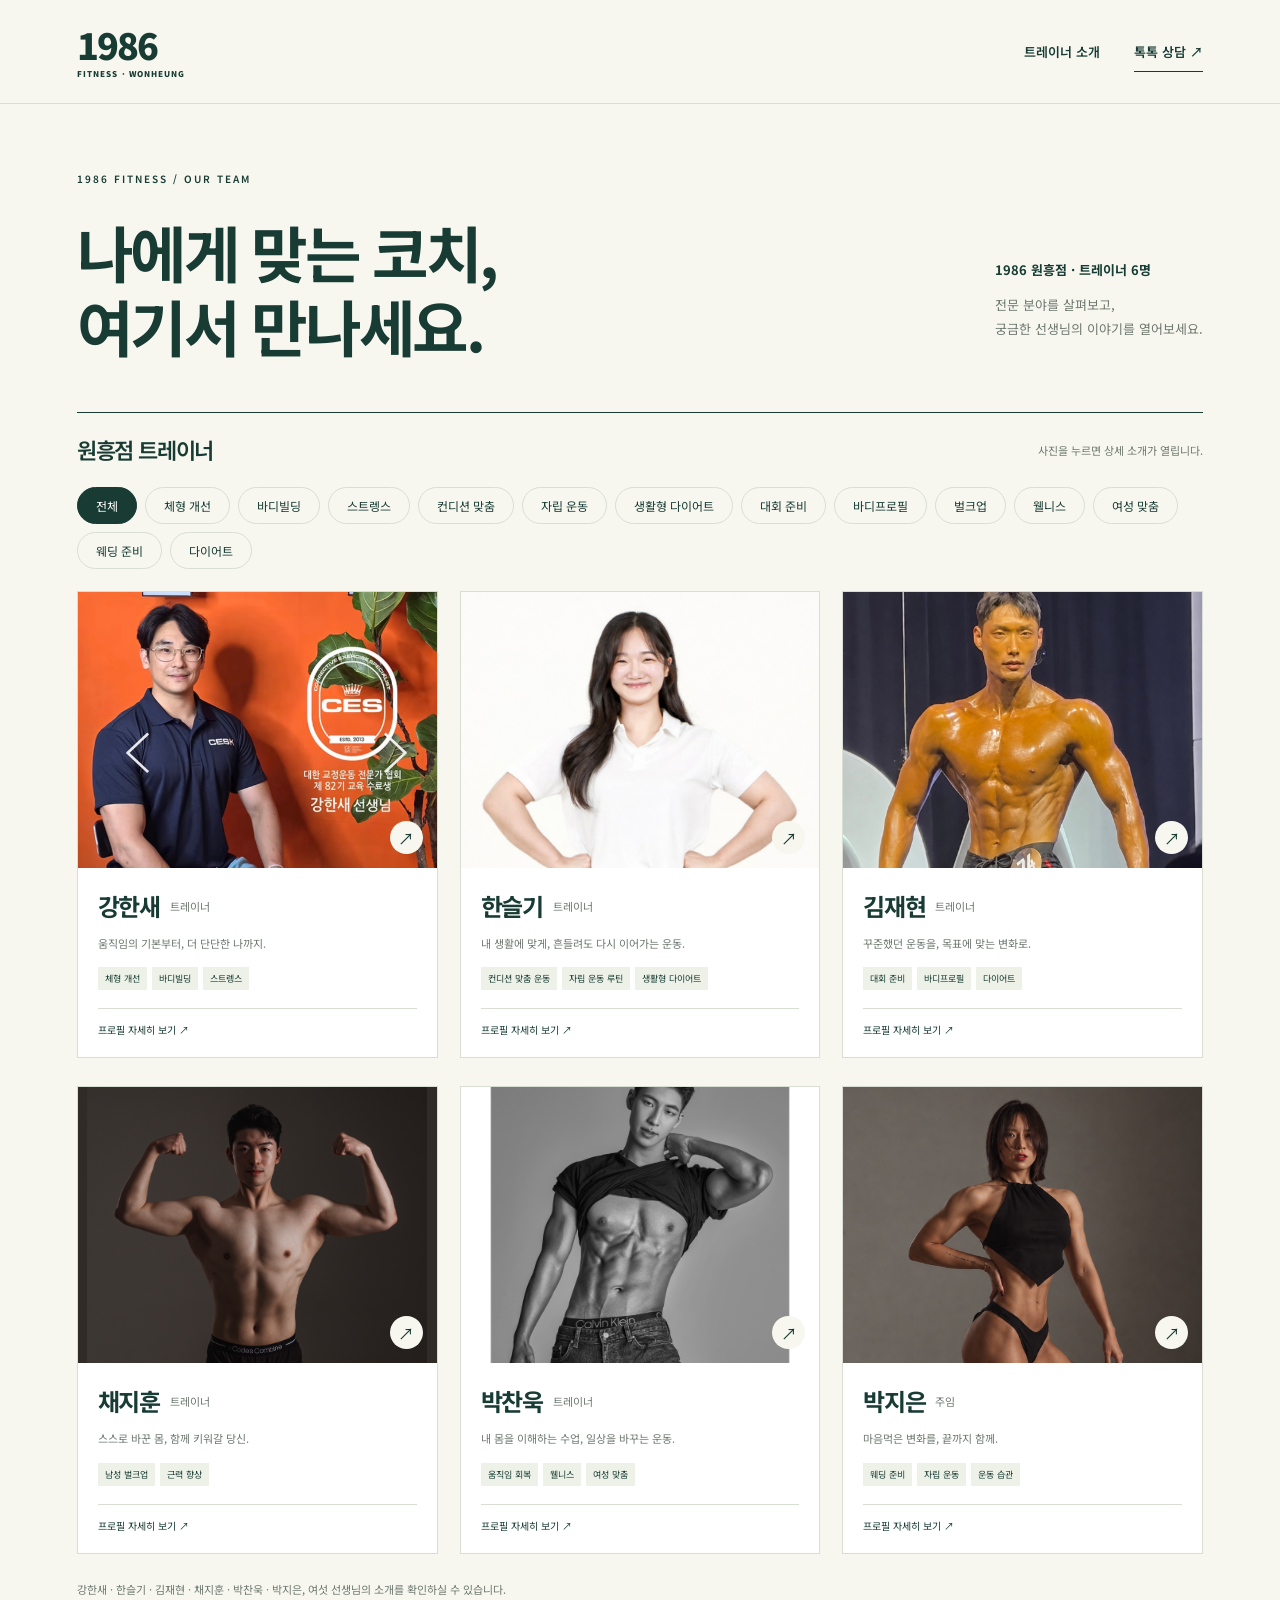
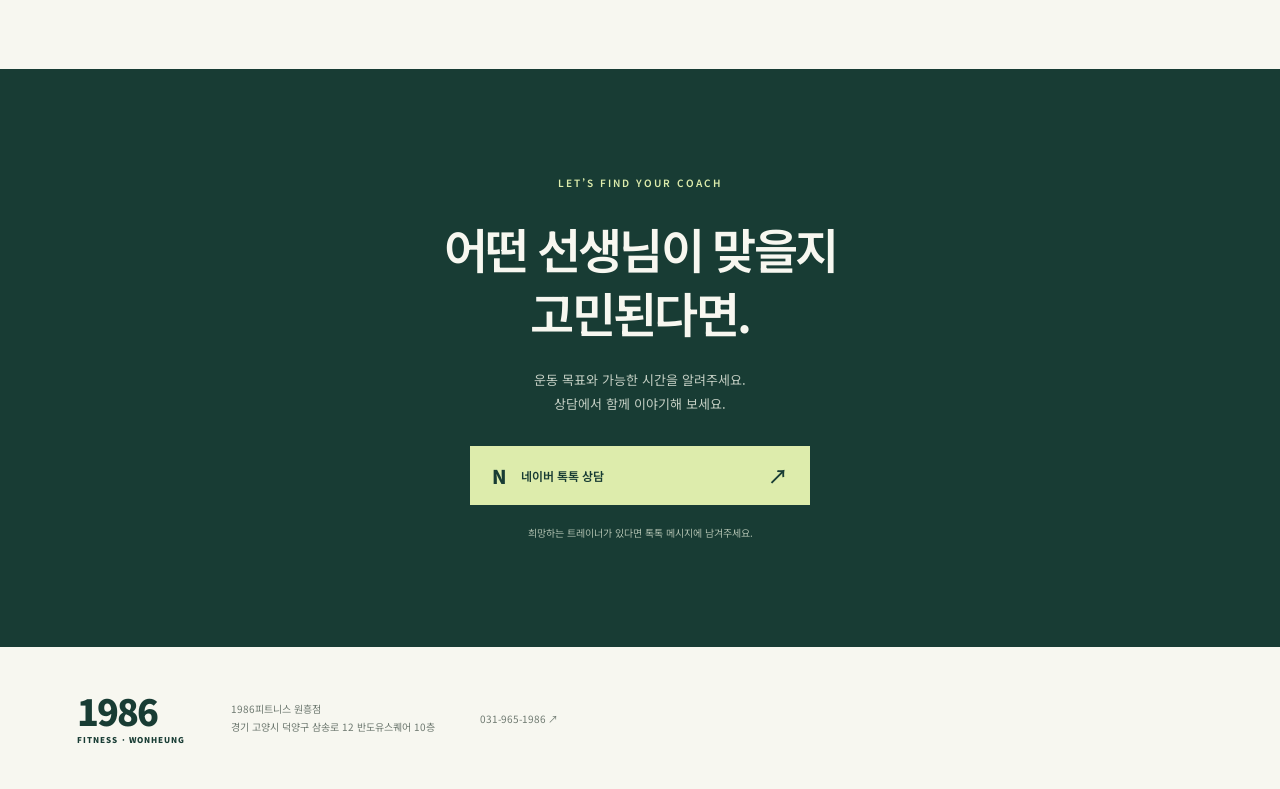
<file: trainers/index.html>
<!doctype html>
<html lang="ko"><head><meta charset="UTF-8"><meta name="viewport" content="width=device-width, initial-scale=1"><title>트레이너 소개 | 1986피트니스 원흥점</title><meta name="description" content="1986 원흥점 트레이너 소개. 전문 분야를 살펴보고 나에게 맞는 코치를 만나보세요."><link rel="stylesheet" href="styles.css?v=20260928-chanuk-1"></head>
<body class="directory-page"><a class="skip" href="#team">본문으로 바로가기</a>
<header class="header"><a class="brand" href="index.html">1986<span>FITNESS · WONHEUNG</span></a><nav aria-label="주 메뉴"><a href="#team">트레이너 소개</a><a class="nav-book" data-booking href="http://talk.naver.com/W40TZM">톡톡 상담 ↗</a></nav></header>
<main id="top"><section class="intro"><p class="eyebrow">1986 FITNESS / OUR TEAM</p><div class="intro-row"><h1>나에게 맞는 코치,<br>여기서 만나세요.</h1><div class="intro-note"><span>1986 원흥점 · 트레이너 6명</span><p>전문 분야를 살펴보고,<br>궁금한 선생님의 이야기를 열어보세요.</p></div></div></section>
<section id="team" class="team-directory"><div class="directory-heading"><h2>원흥점 트레이너</h2><span>사진을 누르면 상세 소개가 열립니다.</span></div>
<div class="team-filters" role="group" aria-label="전문 분야 선택"><button type="button" data-filter="all" aria-pressed="true">전체</button><button type="button" data-filter="alignment" aria-pressed="false">체형 개선</button><button type="button" data-filter="bodybuilding" aria-pressed="false">바디빌딩</button><button type="button" data-filter="strength" aria-pressed="false">스트렝스</button><button type="button" data-filter="condition" aria-pressed="false">컨디션 맞춤</button><button type="button" data-filter="routine" aria-pressed="false">자립 운동</button><button type="button" data-filter="lifestyle" aria-pressed="false">생활형 다이어트</button><button type="button" data-filter="competition" aria-pressed="false">대회 준비</button><button type="button" data-filter="bodyprofile" aria-pressed="false">바디프로필</button><button type="button" data-filter="bulk" aria-pressed="false">벌크업</button><button type="button" data-filter="wellness" aria-pressed="false">웰니스</button><button type="button" data-filter="women" aria-pressed="false">여성 맞춤</button><button type="button" data-filter="wedding" aria-pressed="false">웨딩 준비</button><button type="button" data-filter="diet" aria-pressed="false">다이어트</button></div>
<div class="coach-grid"><a class="coach-card" href="hansae.html" data-specialties="alignment bodybuilding strength"><div class="coach-card-photo"><img src="assets/hansae-ces.jpeg" alt="오렌지색 배경의 강한새 트레이너 프로필" width="1260" height="922"><span>↗</span></div><div class="coach-card-copy"><div class="coach-card-name"><h3>강한새</h3><span>트레이너</span></div><p>움직임의 기본부터, 더 단단한 나까지.</p><div class="card-specialties"><span>체형 개선</span><span>바디빌딩</span><span>스트렝스</span></div><span class="card-detail">프로필 자세히 보기 ↗</span></div></a>
<a class="coach-card" href="seulgi.html" data-specialties="condition routine lifestyle women"><div class="coach-card-photo seulgi-card-photo"><img src="assets/seulgi-profile.jpeg" alt="흰색 카라티를 입은 한슬기 트레이너 프로필" width="4392" height="2876"><span aria-hidden="true">↗</span></div><div class="coach-card-copy"><div class="coach-card-name"><h3>한슬기</h3><span>트레이너</span></div><p>내 생활에 맞게, 흔들려도 다시 이어가는 운동.</p><div class="card-specialties"><span>컨디션 맞춤 운동</span><span>자립 운동 루틴</span><span>생활형 다이어트</span></div><span class="card-detail">프로필 자세히 보기 ↗</span></div></a>
<a class="coach-card" href="jaehyun.html" data-specialties="competition bodyprofile diet bodybuilding"><div class="coach-card-photo jaehyun-card-photo"><img src="assets/jaehyun-profile.jpeg" alt="무대 위 김재현 트레이너 프로필" width="1121" height="1403"><span aria-hidden="true">↗</span></div><div class="coach-card-copy"><div class="coach-card-name"><h3>김재현</h3><span>트레이너</span></div><p>꾸준했던 운동을, 목표에 맞는 변화로.</p><div class="card-specialties"><span>대회 준비</span><span>바디프로필</span><span>다이어트</span></div><span class="card-detail">프로필 자세히 보기 ↗</span></div></a>
<a class="coach-card" href="jihun.html" data-specialties="bulk strength"><div class="coach-card-photo jihun-card-photo"><img src="assets/jihun-profile.jpeg" alt="채지훈 트레이너 프로필" width="3556" height="2888"><span aria-hidden="true">↗</span></div><div class="coach-card-copy"><div class="coach-card-name"><h3>채지훈</h3><span>트레이너</span></div><p>스스로 바꾼 몸, 함께 키워갈 당신.</p><div class="card-specialties"><span>남성 벌크업</span><span>근력 향상</span></div><span class="card-detail">프로필 자세히 보기 ↗</span></div></a>
<a class="coach-card" href="chanuk.html" data-specialties="alignment condition wellness women"><div class="coach-card-photo chanuk-card-photo"><img src="assets/chanuk-profile.jpeg" alt="박찬욱 트레이너 흑백 프로필" width="3600" height="4500"><span aria-hidden="true">↗</span></div><div class="coach-card-copy"><div class="coach-card-name"><h3>박찬욱</h3><span>트레이너</span></div><p>내 몸을 이해하는 수업, 일상을 바꾸는 운동.</p><div class="card-specialties"><span>움직임 회복</span><span>웰니스</span><span>여성 맞춤</span></div><span class="card-detail">프로필 자세히 보기 ↗</span></div></a>
<a class="coach-card" href="jieun.html" data-specialties="women wedding routine lifestyle"><div class="coach-card-photo jieun-card-photo"><img src="assets/jieun-profile.png" alt="박지은 주임 프로필" width="1060" height="1484" style="object-position:center 35%"><span aria-hidden="true">↗</span></div><div class="coach-card-copy"><div class="coach-card-name"><h3>박지은</h3><span>주임</span></div><p>마음먹은 변화를, 끝까지 함께.</p><div class="card-specialties"><span>웨딩 준비</span><span>자립 운동</span><span>운동 습관</span></div><span class="card-detail">프로필 자세히 보기 ↗</span></div></a></div><p class="directory-status" role="status" aria-live="polite">강한새 · 한슬기 · 김재현 · 채지훈 · 박찬욱 · 박지은, 여섯 선생님의 소개를 확인하실 수 있습니다.</p></section>
<section id="booking" class="booking section-pad"><p class="eyebrow">LET’S FIND YOUR COACH</p><h2>어떤 선생님이 맞을지<br>고민된다면.</h2><p>운동 목표와 가능한 시간을 알려주세요.<br>상담에서 함께 이야기해 보세요.</p><a class="button" data-booking href="http://talk.naver.com/W40TZM"><span class="naver">N</span>네이버 톡톡 상담<span class="arrow">↗</span></a><small>희망하는 트레이너가 있다면 톡톡 메시지에 남겨주세요.</small></section></main>
<footer><a class="brand" href="#top">1986<span>FITNESS · WONHEUNG</span></a><p>1986피트니스 원흥점<br>경기 고양시 덕양구 삼송로 12 반도유스퀘어 10층</p><a href="tel:0319651986">031-965-1986 ↗</a></footer>
<div class="mobile-book"><span>1986 원흥점 <strong>트레이너 상담</strong></span><a data-booking href="http://talk.naver.com/W40TZM">톡톡 상담 ↗</a></div><script src="script.js?v=20260928-talk-1"></script></body></html>
</file>
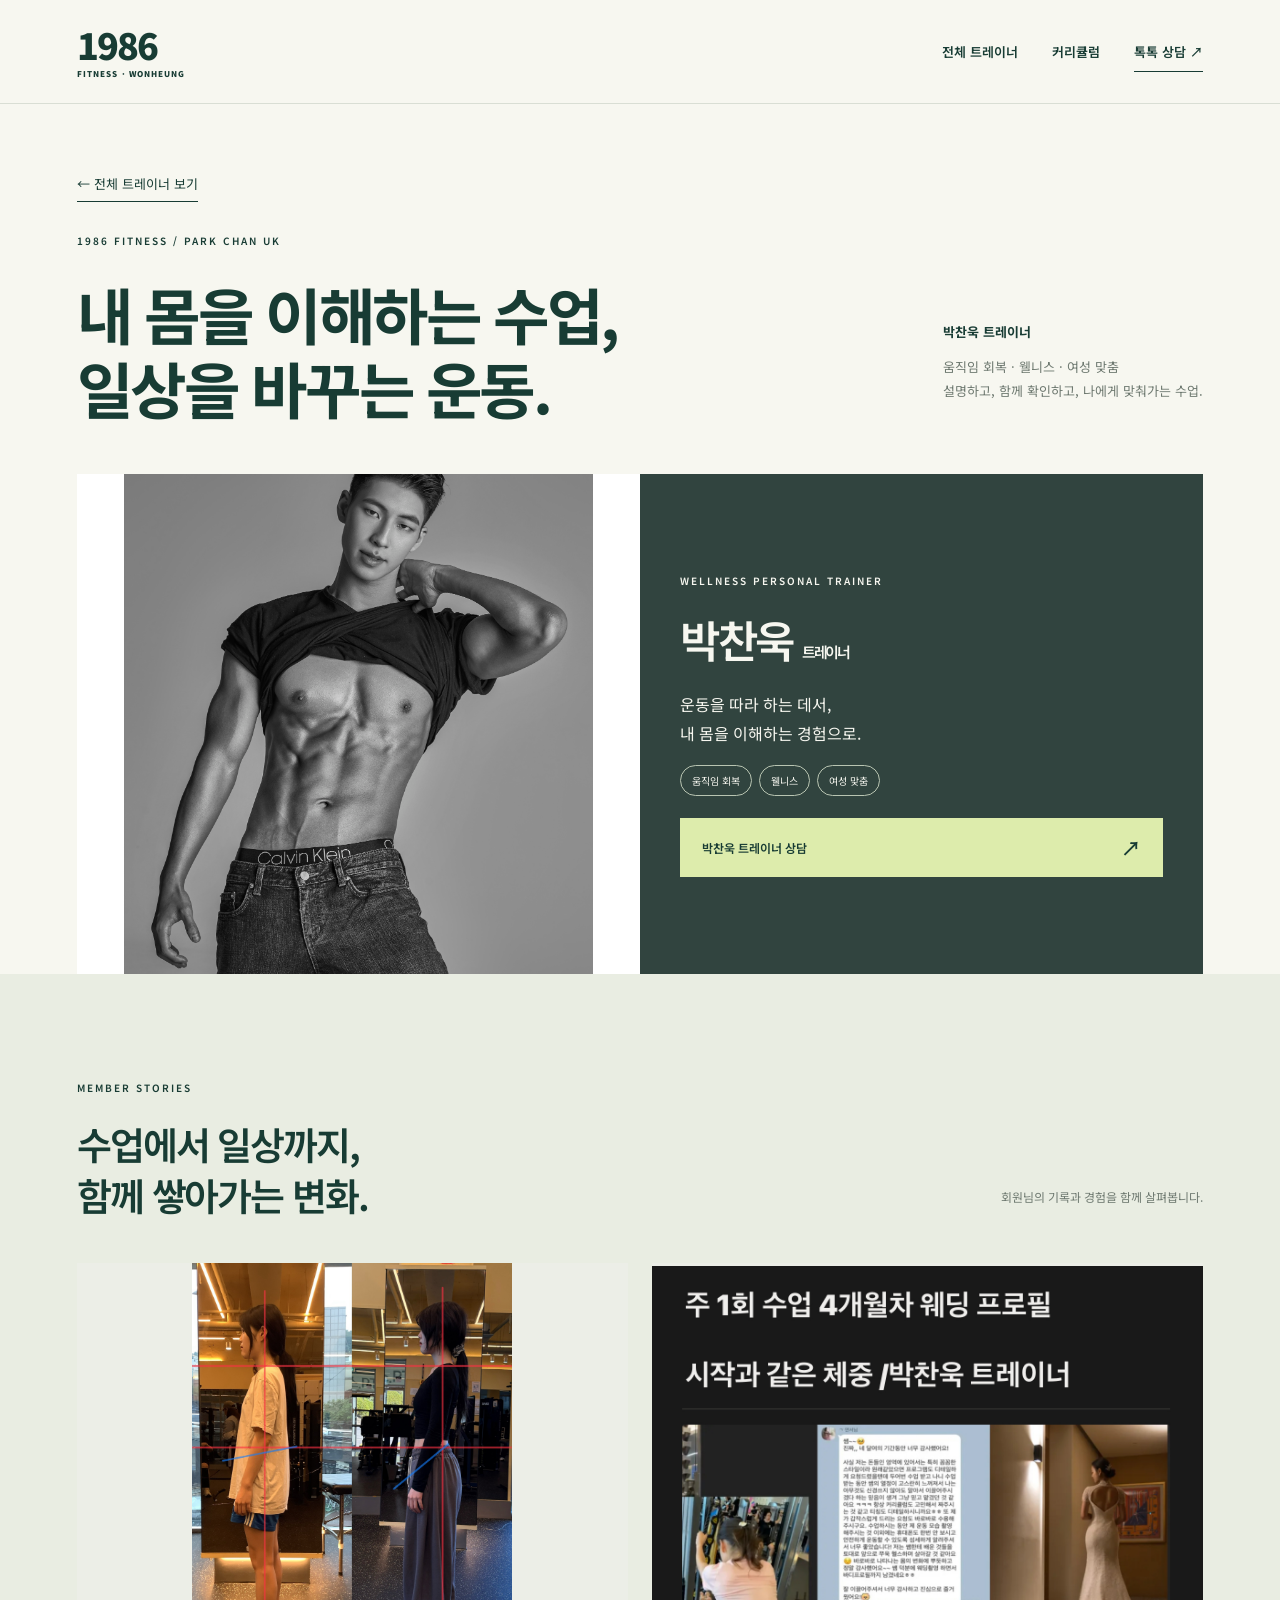
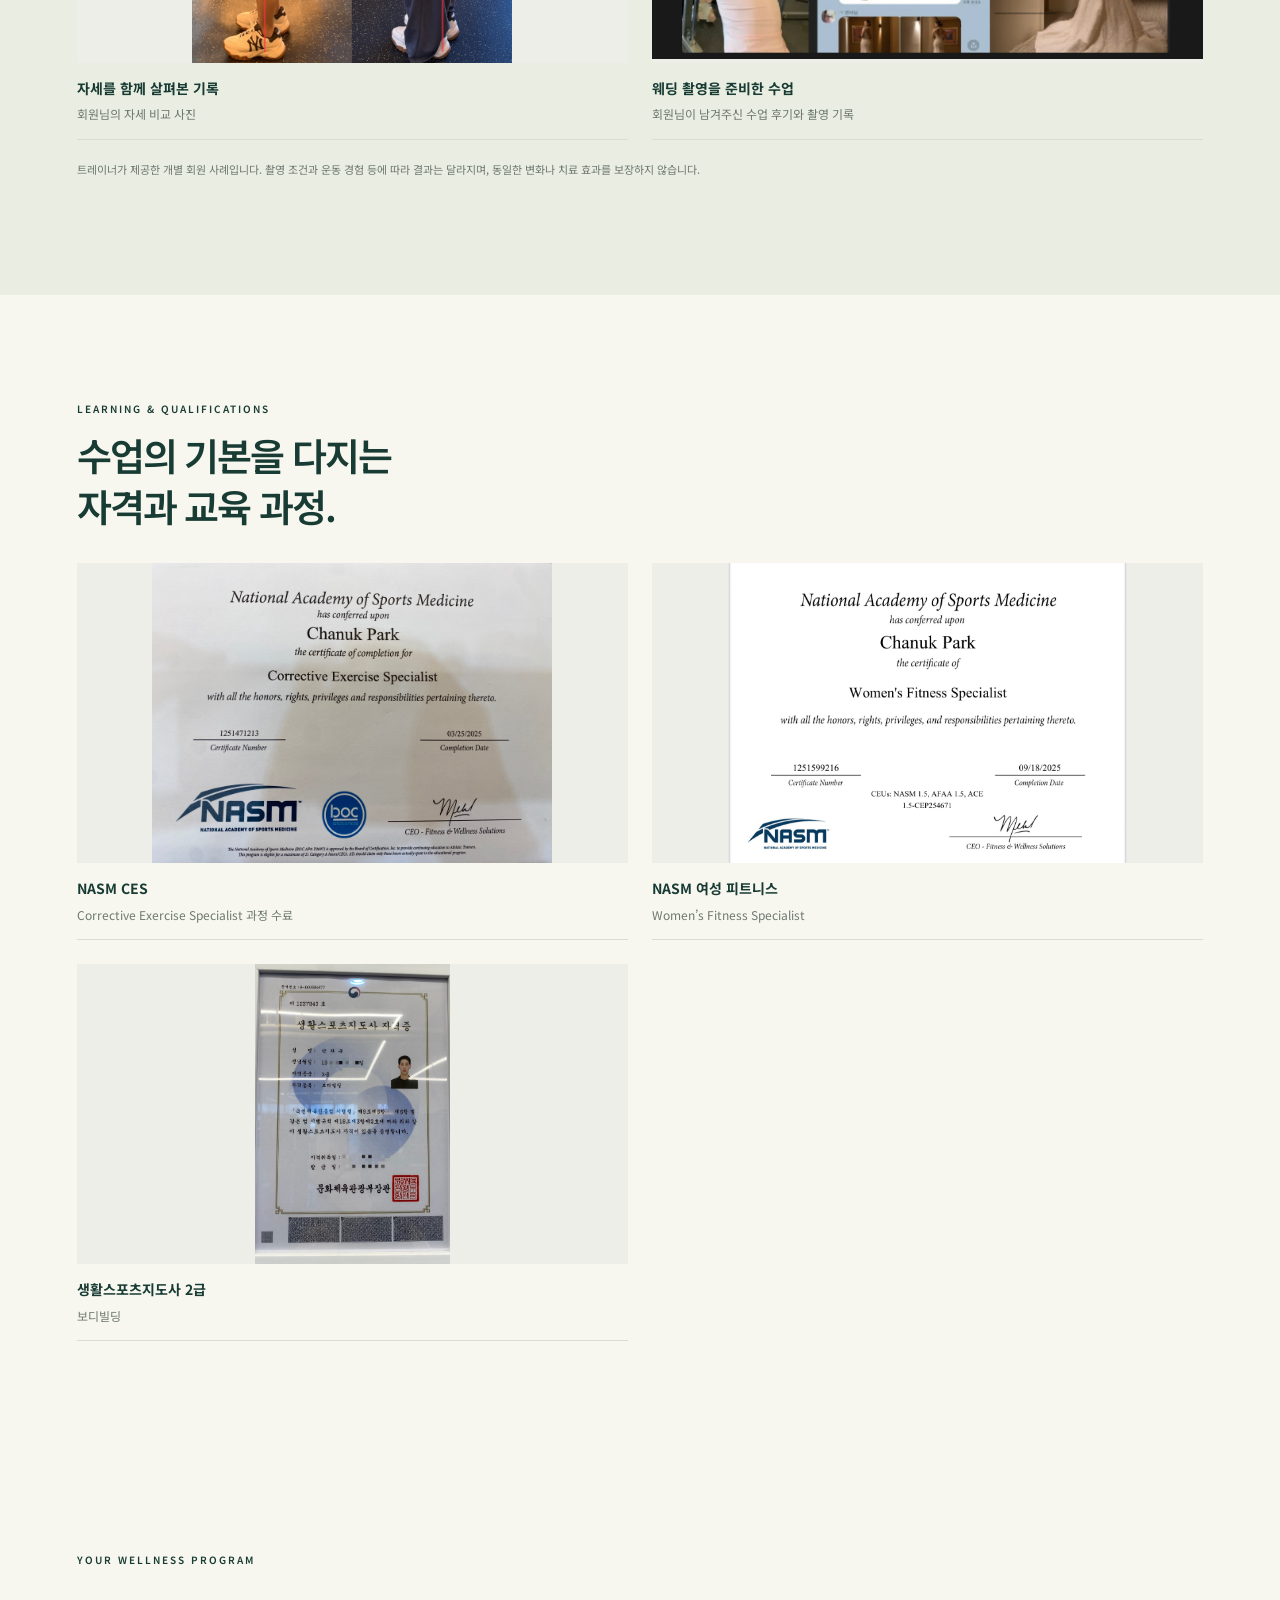
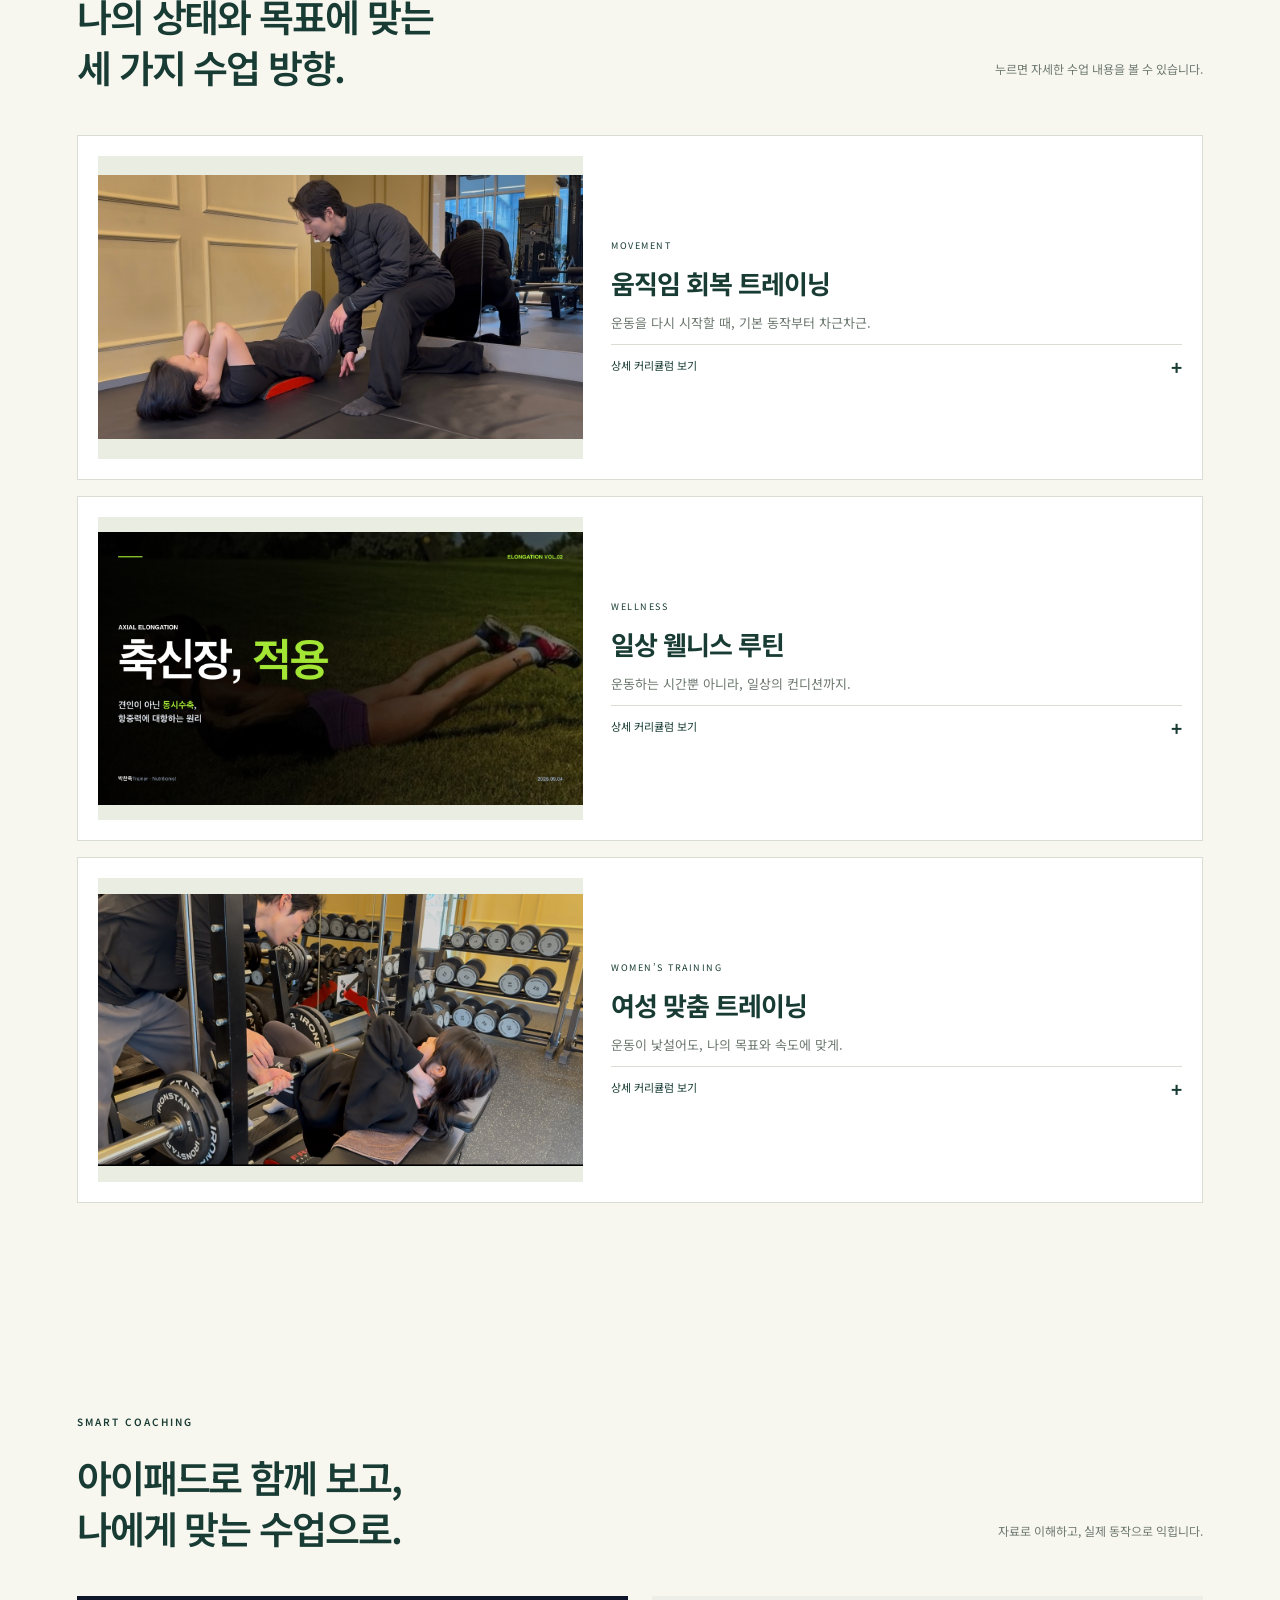
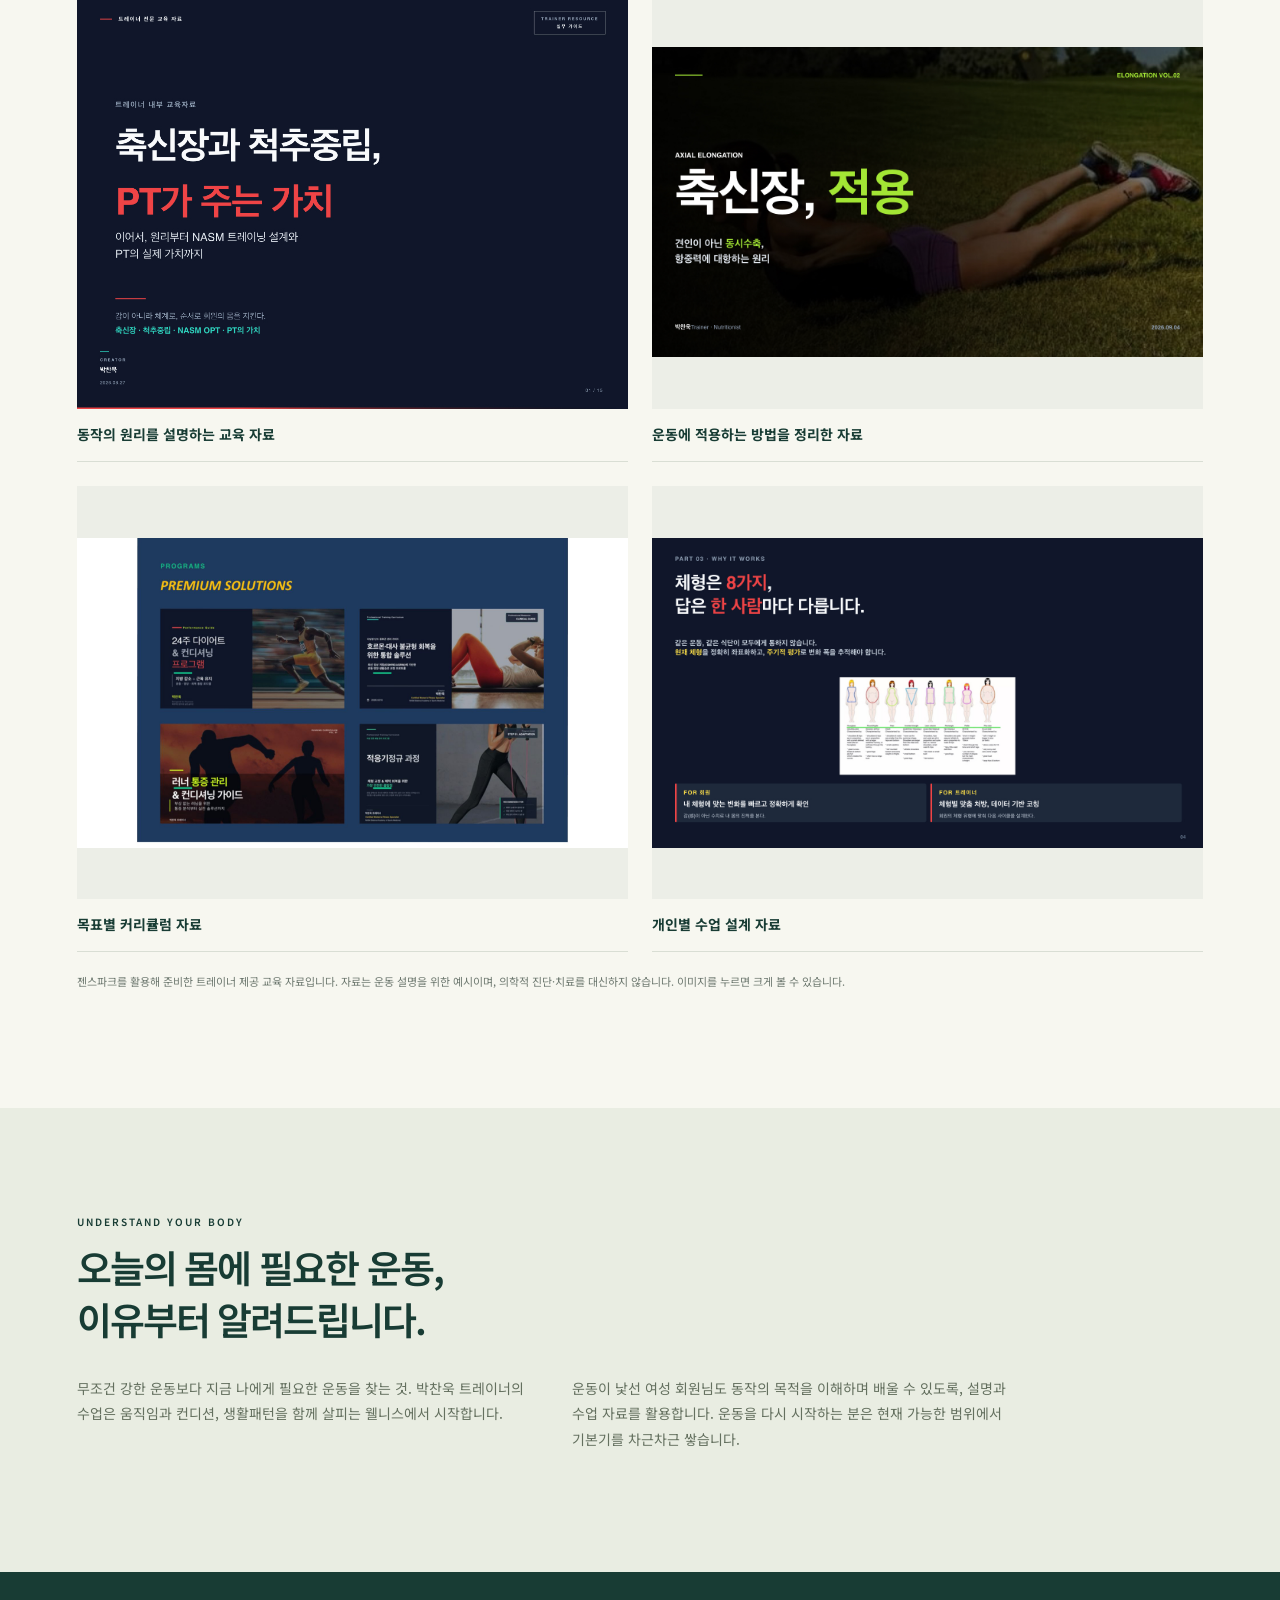
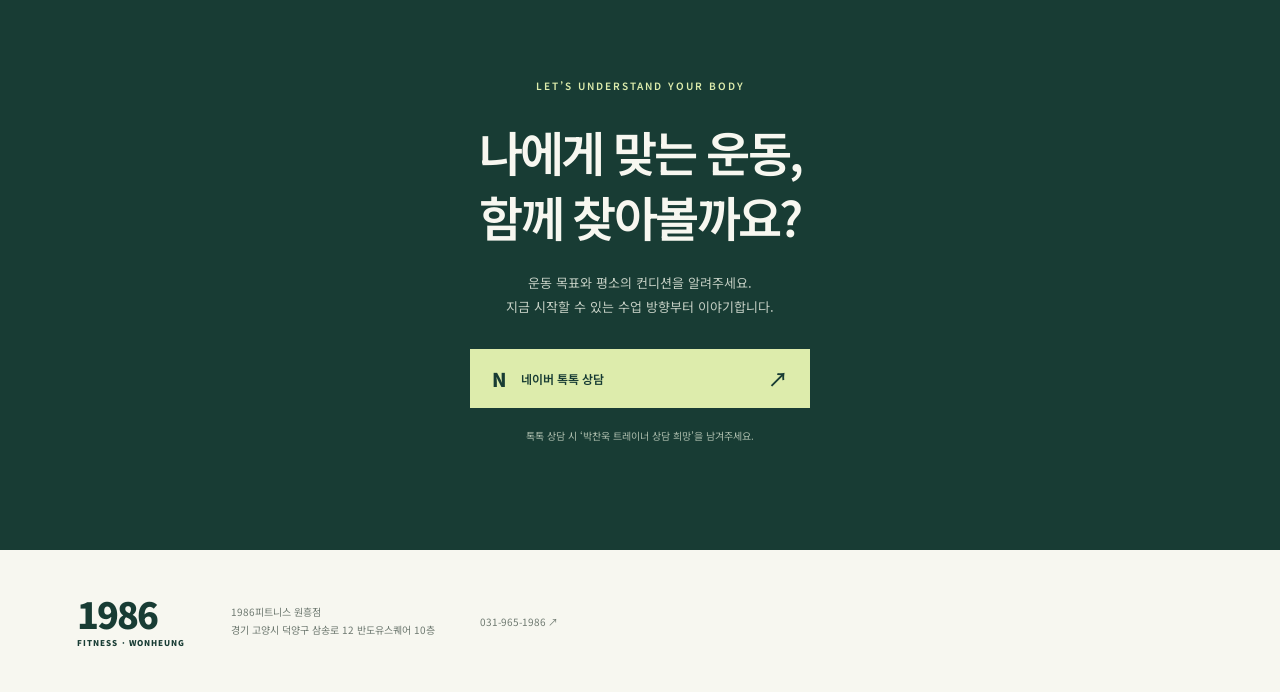
<file: trainers/chanuk.html>
<!doctype html>
<html lang="ko"><head><meta charset="UTF-8"><meta name="viewport" content="width=device-width, initial-scale=1"><title>박찬욱 트레이너 | 1986피트니스 원흥점</title><meta name="description" content="움직임 회복, 일상 웰니스, 여성 맞춤 트레이닝. 아이패드와 수업 자료로 이해를 돕는 박찬욱 트레이너의 수업을 만나보세요."><link rel="stylesheet" href="styles.css?v=20260928-chanuk-photos-2"><link rel="stylesheet" href="chanuk-photos.css?v=20260928-3"></head>
<body class="jaehyun-page chanuk-page"><a class="skip" href="#curriculum">커리큘럼으로 바로가기</a><header class="header"><a class="brand" href="index.html">1986<span>FITNESS · WONHEUNG</span></a><nav aria-label="주 메뉴"><a href="index.html#team">전체 트레이너</a><a href="#curriculum">커리큘럼</a><a class="nav-book" data-booking href="http://talk.naver.com/W40TZM">톡톡 상담 ↗</a></nav></header>
<main id="top"><section class="intro"><a class="back-to-team" href="index.html#team">← 전체 트레이너 보기</a><p class="eyebrow">1986 FITNESS / PARK CHAN UK</p><div class="intro-row"><h1>내 몸을 이해하는 수업,<br>일상을 바꾸는 운동.</h1><div class="intro-note"><span>박찬욱 트레이너</span><p>움직임 회복 · 웰니스 · 여성 맞춤<br>설명하고, 함께 확인하고, 나에게 맞춰가는 수업.</p></div></div></section>
<section class="jaehyun-hero chanuk-hero"><img src="assets/chanuk-profile.jpeg" alt="박찬욱 트레이너 흑백 프로필" width="3600" height="4500" fetchpriority="high"><div><p class="eyebrow">WELLNESS PERSONAL TRAINER</p><h2>박찬욱 <span>트레이너</span></h2><p>운동을 따라 하는 데서,<br>내 몸을 이해하는 경험으로.</p><div class="tags"><span>움직임 회복</span><span>웰니스</span><span>여성 맞춤</span></div><a class="button" data-booking href="http://talk.naver.com/W40TZM">박찬욱 트레이너 상담<span class="arrow">↗</span></a></div></section>
<section id="member-stories" class="section-pad chanuk-approach"><div class="section-heading"><div><p class="eyebrow">MEMBER STORIES</p><h2>수업에서 일상까지,<br>함께 쌓아가는 변화.</h2></div><p>회원님의 기록과 경험을 함께 살펴봅니다.</p></div><div class="chanuk-photo-grid chanuk-cases"><figure><a href="assets/chanuk-posture-case.jpeg" target="_blank" rel="noopener noreferrer" aria-label="자세를 함께 살펴본 기록 사진 크게 보기"><img src="assets/chanuk-posture-case.jpeg" alt="자세를 함께 살펴본 기록" loading="lazy"></a><figcaption><strong>자세를 함께 살펴본 기록</strong><span>회원님의 자세 비교 사진</span></figcaption></figure><figure><a href="assets/chanuk-wedding-case.jpeg" target="_blank" rel="noopener noreferrer" aria-label="웨딩 촬영을 준비한 수업 사진 크게 보기"><img src="assets/chanuk-wedding-case.jpeg" alt="웨딩 촬영을 준비한 수업" loading="lazy"></a><figcaption><strong>웨딩 촬영을 준비한 수업</strong><span>회원님이 남겨주신 수업 후기와 촬영 기록</span></figcaption></figure></div><p class="chanuk-photo-note">트레이너가 제공한 개별 회원 사례입니다. 촬영 조건과 운동 경험 등에 따라 결과는 달라지며, 동일한 변화나 치료 효과를 보장하지 않습니다.</p></section>
<section id="qualifications" class="section-pad"><p class="eyebrow">LEARNING &amp; QUALIFICATIONS</p><h2>수업의 기본을 다지는<br>자격과 교육 과정.</h2><div class="chanuk-photo-grid chanuk-credentials"><figure><a href="assets/chanuk-nasm-ces.jpeg" target="_blank" rel="noopener noreferrer" aria-label="NASM CES 사진 크게 보기"><img src="assets/chanuk-nasm-ces.jpeg" alt="NASM CES" loading="lazy"></a><figcaption><strong>NASM CES</strong><span>Corrective Exercise Specialist 과정 수료</span></figcaption></figure><figure><a href="assets/chanuk-nasm-women.jpeg" target="_blank" rel="noopener noreferrer" aria-label="NASM 여성 피트니스 사진 크게 보기"><img src="assets/chanuk-nasm-women.jpeg" alt="NASM 여성 피트니스" loading="lazy"></a><figcaption><strong>NASM 여성 피트니스</strong><span>Women’s Fitness Specialist</span></figcaption></figure><figure><a href="assets/chanuk-sports-license.jpeg" target="_blank" rel="noopener noreferrer" aria-label="생활스포츠지도사 2급 사진 크게 보기"><img src="assets/chanuk-sports-license.jpeg" alt="생활스포츠지도사 2급" loading="lazy"></a><figcaption><strong>생활스포츠지도사 2급</strong><span>보디빌딩</span></figcaption></figure></div></section>
<section id="curriculum" class="section-pad"><div class="section-heading"><div><p class="eyebrow">YOUR WELLNESS PROGRAM</p><h2>나의 상태와 목표에 맞는<br>세 가지 수업 방향.</h2></div><p>누르면 자세한 수업 내용을 볼 수 있습니다.</p></div><div class="curriculum-choices chanuk-curricula"><details class="curriculum-disclosure"><summary><img src="assets/chanuk-movement.jpeg" alt="기본 움직임을 가까이에서 지도하는 수업" loading="lazy"><span class="curriculum-summary"><span class="focus-no">MOVEMENT</span><strong>움직임 회복 트레이닝</strong><span>운동을 다시 시작할 때, 기본 동작부터 차근차근.</span><span class="disclosure-action"><span class="closed-label">상세 커리큘럼 보기</span><span class="open-label">상세 접기</span><b aria-hidden="true">+</b></span></span></summary><div class="curriculum-expanded"><div><h3>내 몸에 맞는 움직임부터</h3><ol><li>운동 경험과 일상에서 불편하게 느끼는 동작 확인</li><li>현재 수행할 수 있는 범위에서 기본 움직임 연습</li><li>호흡·균형·기초 근력을 연결하는 운동 구성</li><li>수업 반응을 기록하고 다음 운동의 난이도 조정</li></ol><p class="curriculum-goal">재활을 위한 운동 상담은 가능하며, 진단·치료를 대신하지 않습니다. 부상이나 지속적인 통증이 있다면 의료진의 확인과 운동 지침을 우선합니다.</p></div></div></details>
<details class="curriculum-disclosure"><summary><img src="assets/chanuk-lesson-practice.jpeg" alt="일상 운동에 활용하는 수업 자료" loading="lazy"><span class="curriculum-summary"><span class="focus-no">WELLNESS</span><strong>일상 웰니스 루틴</strong><span>운동하는 시간뿐 아니라, 일상의 컨디션까지.</span><span class="disclosure-action"><span class="closed-label">상세 커리큘럼 보기</span><span class="open-label">상세 접기</span><b aria-hidden="true">+</b></span></span></summary><div class="curriculum-expanded"><div><h3>지속할 수 있는 운동의 기준</h3><ol><li>생활패턴과 수면·피로, 운동 가능한 시간 확인</li><li>그날의 컨디션에 맞는 수업 강도 설정</li><li>근력·가동성·가벼운 활동을 생활에 맞게 구성</li><li>혼자 운동하는 날에도 활용할 수 있는 루틴 정리</li></ol><p class="curriculum-goal">매번 강하게 하는 것보다, 생활 속에서 꾸준히 이어갈 수 있는 운동을 찾습니다.</p></div></div></details>
<details class="curriculum-disclosure"><summary><img src="assets/chanuk-coaching.jpeg" alt="여성 회원의 근력 운동을 지도하는 수업" loading="lazy"><span class="curriculum-summary"><span class="focus-no">WOMEN’S TRAINING</span><strong>여성 맞춤 트레이닝</strong><span>운동이 낯설어도, 나의 목표와 속도에 맞게.</span><span class="disclosure-action"><span class="closed-label">상세 커리큘럼 보기</span><span class="open-label">상세 접기</span><b aria-hidden="true">+</b></span></span></summary><div class="curriculum-expanded"><div><h3>이해하고 따라가는 근력 운동</h3><ol><li>개인의 운동 목표와 경험, 선호하는 수업 방식 확인</li><li>기구 사용법과 기본 자세를 이해하기 쉽게 설명</li><li>기초 근력과 균형을 고려한 전신 루틴 구성</li><li>수업 자료를 함께 보며 동작과 다음 과제 복습</li></ol><p class="curriculum-goal">정해진 여성용 루틴이 아니라, 회원님 개개인의 목표와 컨디션에 맞춰 구성합니다.</p></div></div></details></div></section>
<section id="smart-coaching" class="section-pad chanuk-smart"><div class="section-heading"><div><p class="eyebrow">SMART COACHING</p><h2>아이패드로 함께 보고,<br>나에게 맞는 수업으로.</h2></div><p>자료로 이해하고, 실제 동작으로 익힙니다.</p></div><div class="chanuk-photo-grid chanuk-materials"><figure><a href="assets/chanuk-lesson-guide.jpeg" target="_blank" rel="noopener noreferrer" aria-label="동작의 원리를 설명하는 교육 자료 사진 크게 보기"><img src="assets/chanuk-lesson-guide.jpeg" alt="동작의 원리를 설명하는 교육 자료" loading="lazy"></a><figcaption><strong>동작의 원리를 설명하는 교육 자료</strong></figcaption></figure><figure><a href="assets/chanuk-lesson-practice.jpeg" target="_blank" rel="noopener noreferrer" aria-label="운동에 적용하는 방법을 정리한 자료 사진 크게 보기"><img src="assets/chanuk-lesson-practice.jpeg" alt="운동에 적용하는 방법을 정리한 자료" loading="lazy"></a><figcaption><strong>운동에 적용하는 방법을 정리한 자료</strong></figcaption></figure><figure><a href="assets/chanuk-program-overview.jpeg" target="_blank" rel="noopener noreferrer" aria-label="목표별 커리큘럼 자료 사진 크게 보기"><img src="assets/chanuk-program-overview.jpeg" alt="목표별 커리큘럼 자료" loading="lazy"></a><figcaption><strong>목표별 커리큘럼 자료</strong></figcaption></figure><figure><a href="assets/chanuk-personal-guide.jpeg" target="_blank" rel="noopener noreferrer" aria-label="개인별 수업 설계 자료 사진 크게 보기"><img src="assets/chanuk-personal-guide.jpeg" alt="개인별 수업 설계 자료" loading="lazy"></a><figcaption><strong>개인별 수업 설계 자료</strong></figcaption></figure></div><p class="chanuk-photo-note">젠스파크를 활용해 준비한 트레이너 제공 교육 자료입니다. 자료는 운동 설명을 위한 예시이며, 의학적 진단·치료를 대신하지 않습니다. 이미지를 누르면 크게 볼 수 있습니다.</p></section>
<section id="approach" class="section-pad chanuk-approach"><p class="eyebrow">UNDERSTAND YOUR BODY</p><h2>오늘의 몸에 필요한 운동,<br>이유부터 알려드립니다.</h2><div class="seulgi-copy"><p>무조건 강한 운동보다 지금 나에게 필요한 운동을 찾는 것. 박찬욱 트레이너의 수업은 움직임과 컨디션, 생활패턴을 함께 살피는 웰니스에서 시작합니다.</p><p>운동이 낯선 여성 회원님도 동작의 목적을 이해하며 배울 수 있도록, 설명과 수업 자료를 활용합니다. 운동을 다시 시작하는 분은 현재 가능한 범위에서 기본기를 차근차근 쌓습니다.</p></div></section>
<section id="booking" class="booking section-pad"><p class="eyebrow">LET’S UNDERSTAND YOUR BODY</p><h2>나에게 맞는 운동,<br>함께 찾아볼까요?</h2><p>운동 목표와 평소의 컨디션을 알려주세요.<br>지금 시작할 수 있는 수업 방향부터 이야기합니다.</p><a class="button" data-booking href="http://talk.naver.com/W40TZM"><span class="naver">N</span>네이버 톡톡 상담<span class="arrow">↗</span></a><small>톡톡 상담 시 ‘박찬욱 트레이너 상담 희망’을 남겨주세요.</small></section></main><footer><a class="brand" href="index.html">1986<span>FITNESS · WONHEUNG</span></a><p>1986피트니스 원흥점<br>경기 고양시 덕양구 삼송로 12 반도유스퀘어 10층</p><a href="tel:0319651986">031-965-1986 ↗</a></footer><div class="mobile-book"><span>박찬욱 트레이너 <strong>운동 상담</strong></span><a data-booking href="http://talk.naver.com/W40TZM">톡톡 상담 ↗</a></div><script src="script.js?v=20260928-talk-1"></script></body></html>
</file>
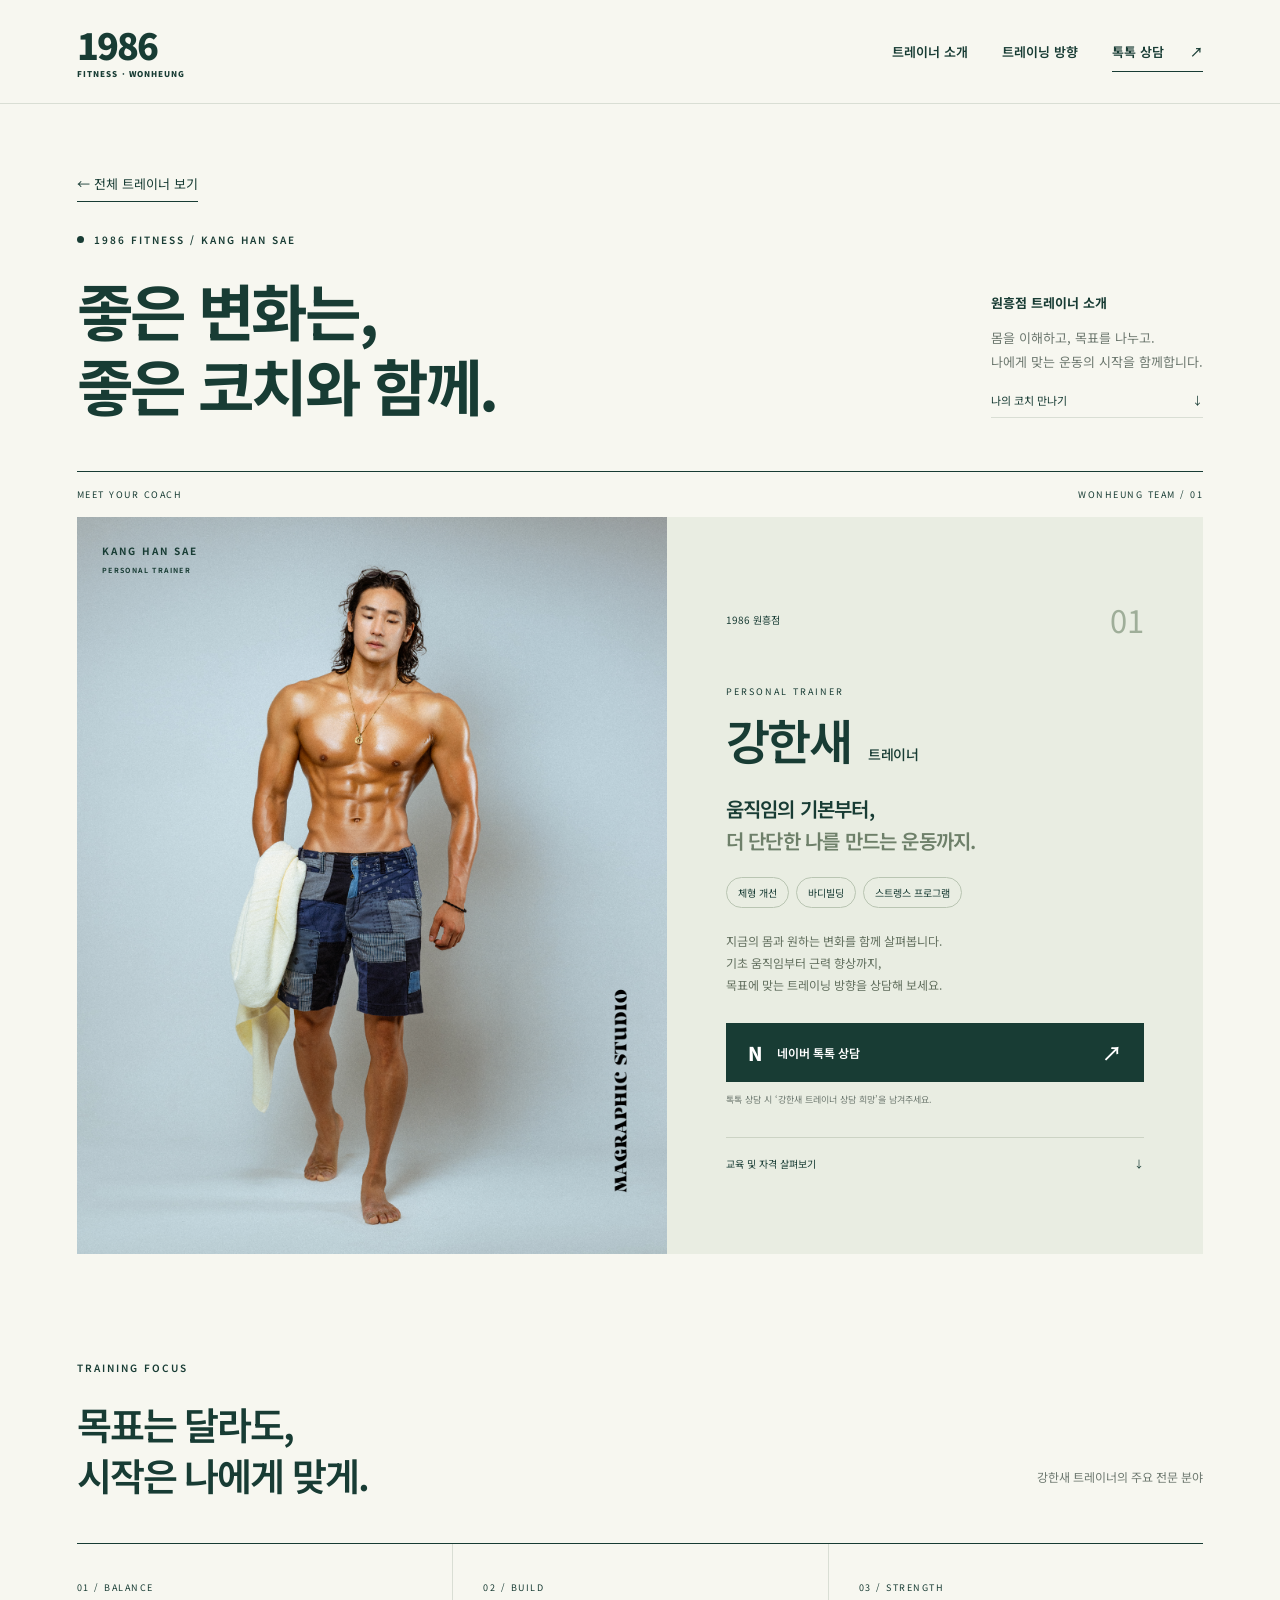
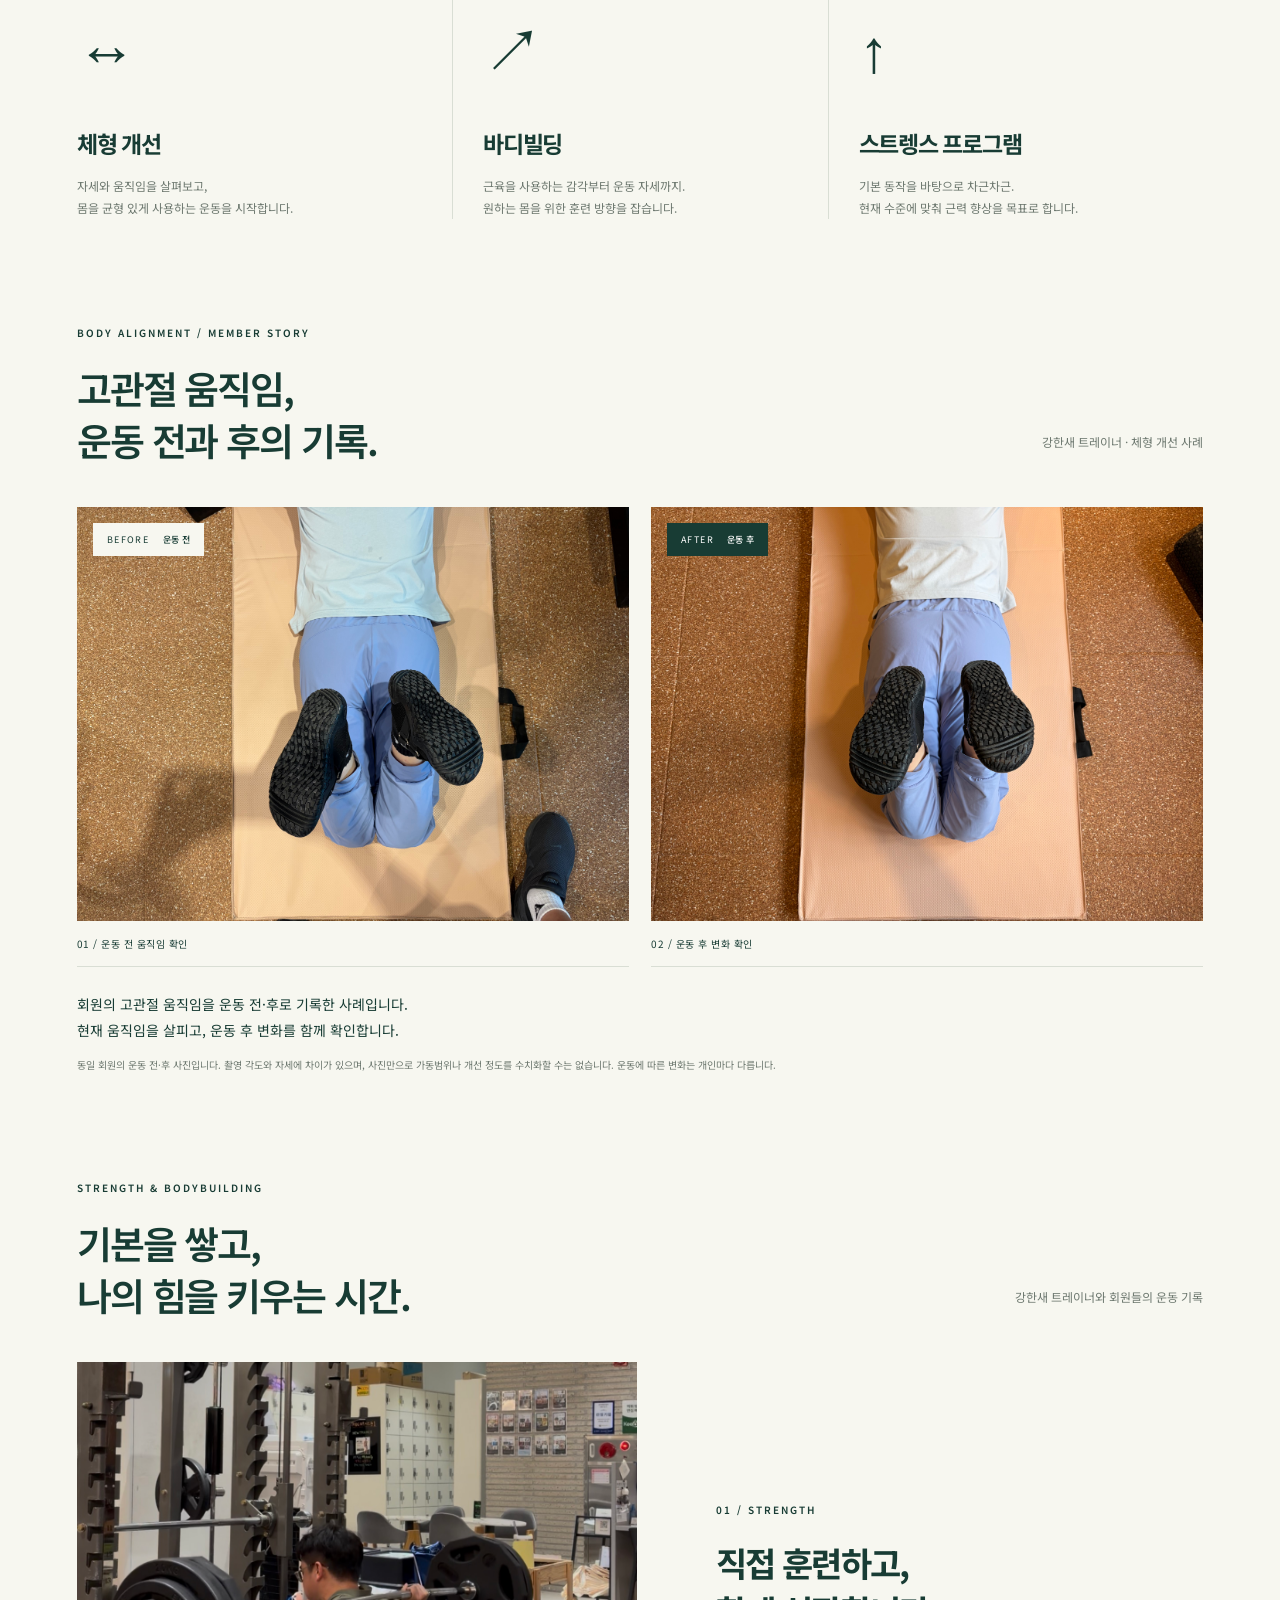
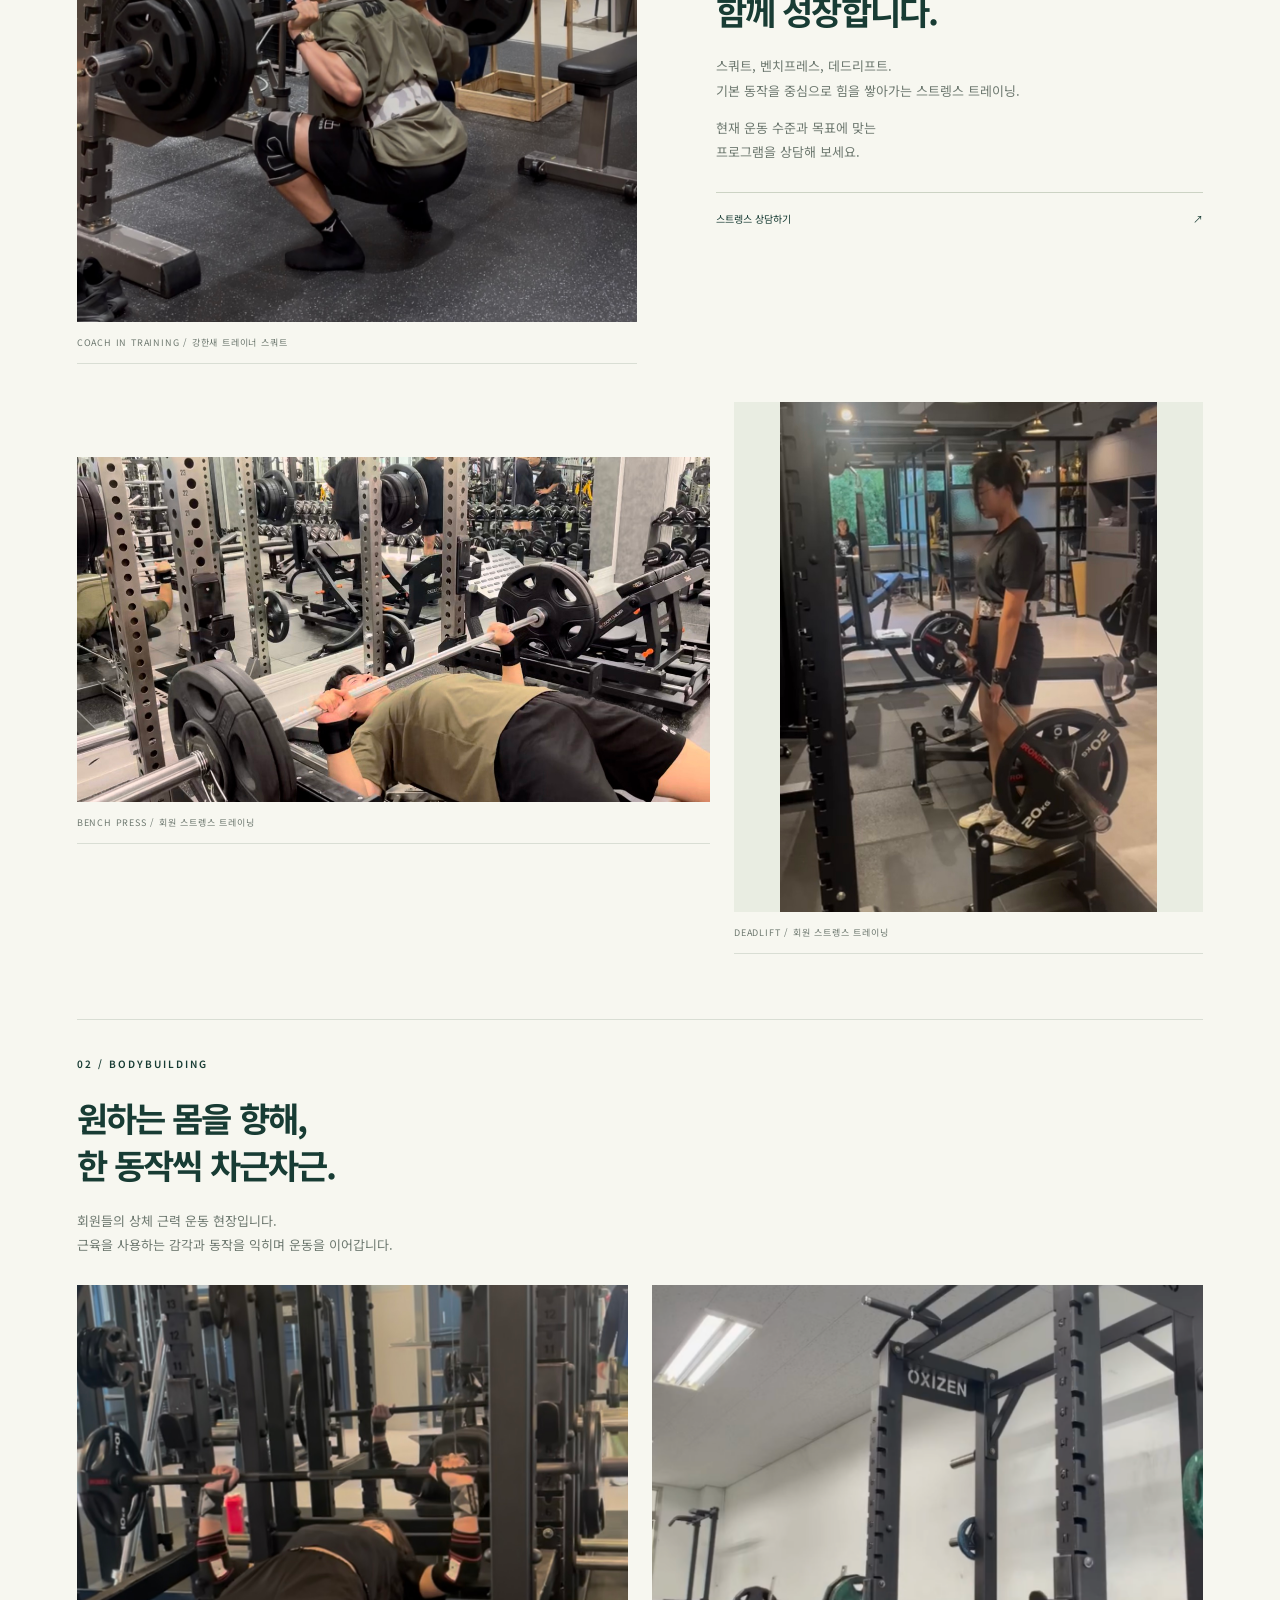
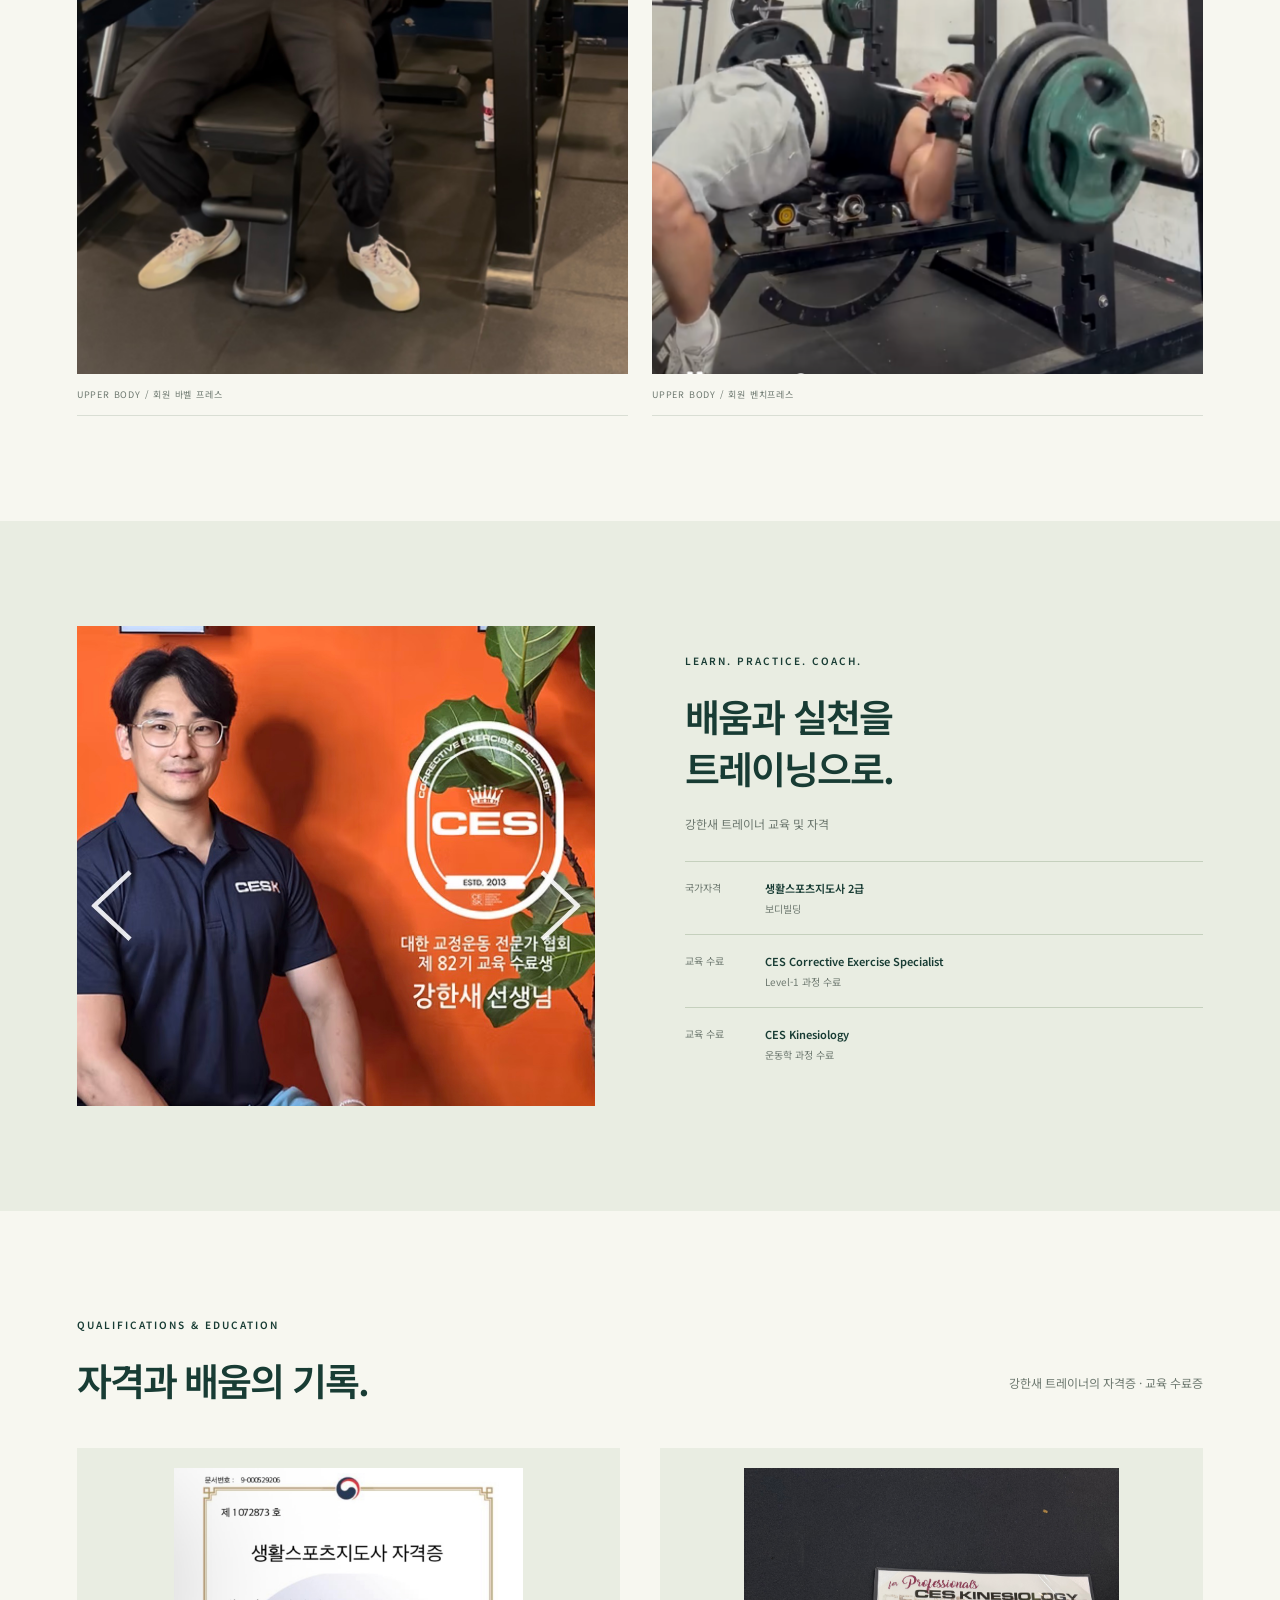
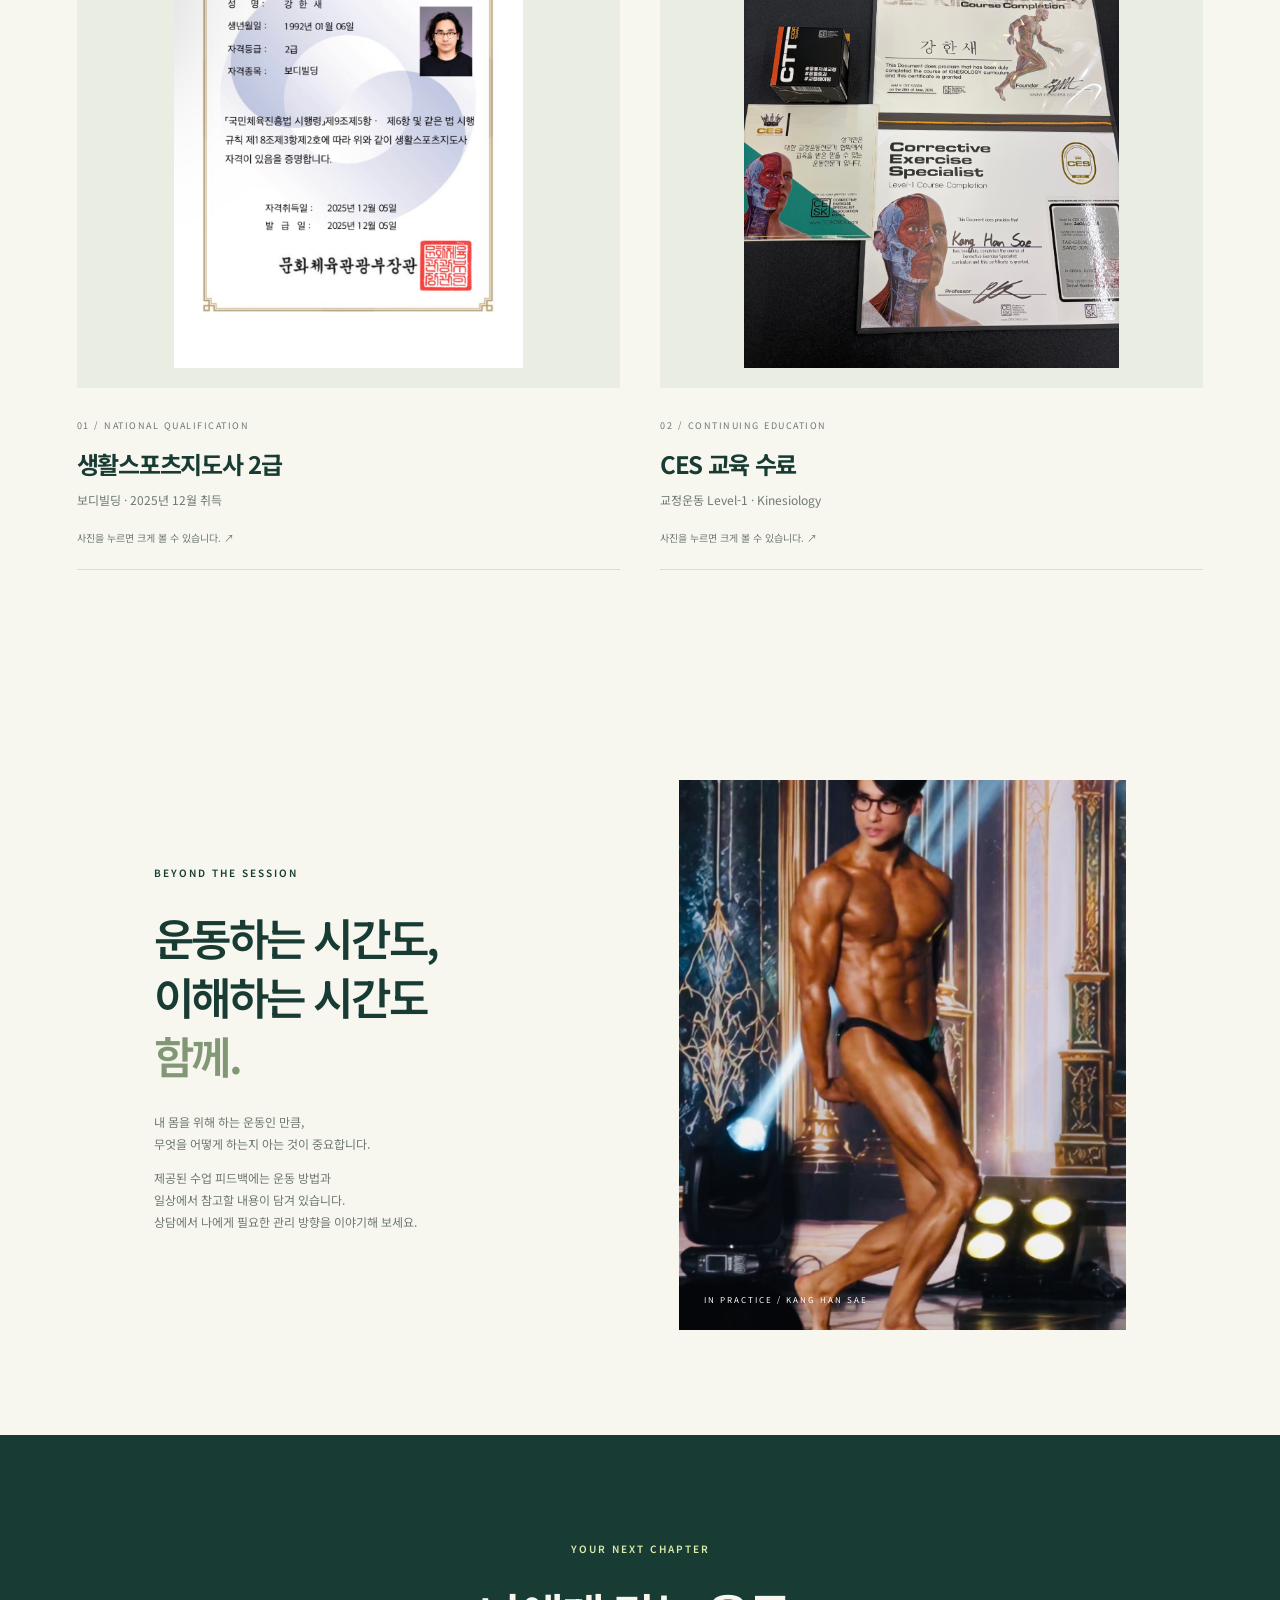
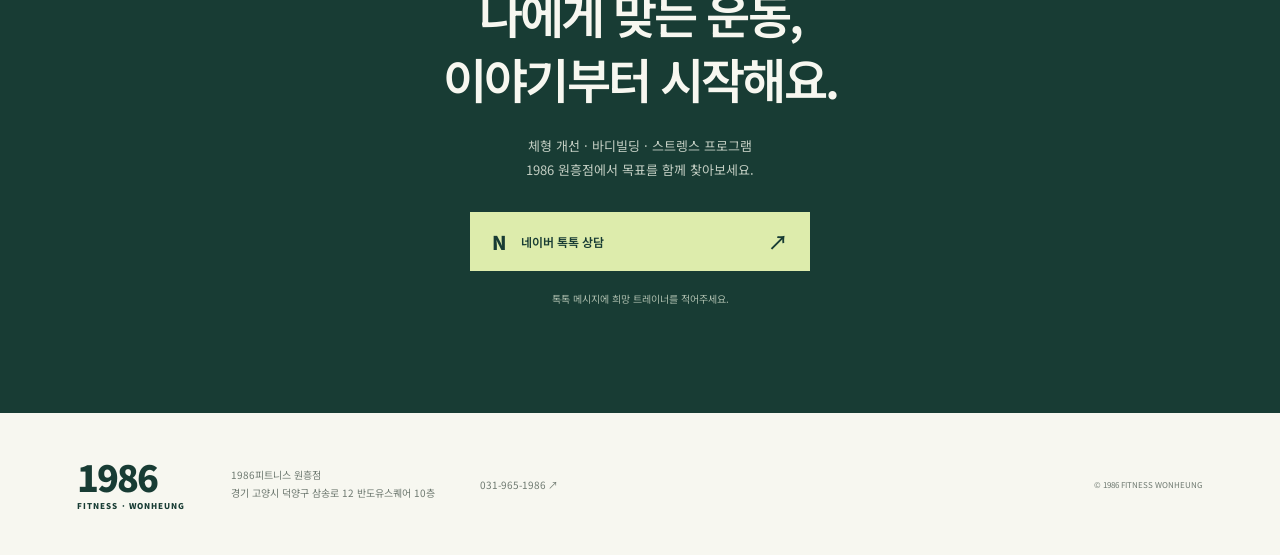
<file: trainers/hansae.html>
<!doctype html>
<html lang="ko">
<head>
  <meta charset="UTF-8">
  <meta name="viewport" content="width=device-width, initial-scale=1">
  <meta name="description" content="1986피트니스 원흥점 트레이너 소개. 체형 개선, 바디빌딩, 스트렝스 프로그램을 함께할 강한새 트레이너를 만나보세요.">
  <meta name="theme-color" content="#183c34">
  <title>강한새 트레이너 | 1986피트니스 원흥점</title>
  <link rel="stylesheet" href="styles.css?v=20260928-portrait-2">
</head>
<body>
  <a class="skip" href="#team">본문으로 바로가기</a>
  <header class="header">
    <a class="brand" href="#top" aria-label="1986피트니스 원흥점 처음으로">1986<span>FITNESS · WONHEUNG</span></a>
    <nav aria-label="주 메뉴"><a href="#team">트레이너 소개</a><a href="#approach">트레이닝 방향</a><a class="nav-book" data-booking href="http://talk.naver.com/W40TZM">톡톡 상담 <span>↗</span></a></nav>
  </header>
  <main id="top">
    <section class="intro">
      <a class="back-to-team" href="index.html#team">← 전체 트레이너 보기</a>
      <div class="eyebrow"><span class="dot"></span>1986 FITNESS / KANG HAN SAE</div>
      <div class="intro-row"><h1>좋은 변화는,<br>좋은 코치와 함께.</h1><div class="intro-note"><span>원흥점 트레이너 소개</span><p>몸을 이해하고, 목표를 나누고.<br>나에게 맞는 운동의 시작을 함께합니다.</p><a href="#team">나의 코치 만나기 <span>↓</span></a></div></div>
    </section>
    <section id="team" class="team" aria-label="원흥점 트레이너">
      <div class="team-rail"><span>MEET YOUR COACH</span><span>WONHEUNG TEAM / 01</span></div>
      <article class="trainer">
        <div class="portrait"><img src="assets/hansae-studio.jpeg" alt="강한새 트레이너 스튜디오 프로필" width="3011" height="3764" fetchpriority="high"><span class="image-label">KANG HAN SAE <i>PERSONAL TRAINER</i></span></div>
        <div class="profile"><div class="profile-top"><span>1986 원흥점</span><span class="number">01</span></div><p class="role">PERSONAL TRAINER</p><h2>강한새 <span>트레이너</span></h2><p class="profile-copy">움직임의 기본부터,<br><em>더 단단한 나를 만드는 운동까지.</em></p><div class="tags"><span>체형 개선</span><span>바디빌딩</span><span>스트렝스 프로그램</span></div><p class="description">지금의 몸과 원하는 변화를 함께 살펴봅니다.<br>기초 움직임부터 근력 향상까지,<br>목표에 맞는 트레이닝 방향을 상담해 보세요.</p><a class="button" data-booking href="http://talk.naver.com/W40TZM"><span class="naver">N</span>네이버 톡톡 상담<span class="arrow">↗</span></a><p class="booking-note">톡톡 상담 시 ‘강한새 트레이너 상담 희망’을 남겨주세요.</p><a class="text-link" href="#credentials">교육 및 자격 살펴보기 <span>↓</span></a></div>
      </article>
    </section>
    <section id="approach" class="approach section-pad"><div class="section-heading"><div><p class="eyebrow">TRAINING FOCUS</p><h2>목표는 달라도,<br>시작은 나에게 맞게.</h2></div><p>강한새 트레이너의 주요 전문 분야</p></div><div class="focus-grid"><article><span class="focus-no">01 / BALANCE</span><div class="line-icon balance" aria-hidden="true">↔</div><h3>체형 개선</h3><p>자세와 움직임을 살펴보고,<br>몸을 균형 있게 사용하는 운동을 시작합니다.</p></article><article><span class="focus-no">02 / BUILD</span><div class="line-icon" aria-hidden="true">↗</div><h3>바디빌딩</h3><p>근육을 사용하는 감각부터 운동 자세까지.<br>원하는 몸을 위한 훈련 방향을 잡습니다.</p></article><article><span class="focus-no">03 / STRENGTH</span><div class="line-icon" aria-hidden="true">↑</div><h3>스트렝스 프로그램</h3><p>기본 동작을 바탕으로 차근차근.<br>현재 수준에 맞춰 근력 향상을 목표로 합니다.</p></article></div></section>
    <section id="credentials" class="credentials section-pad"><div class="credential-photo"><img src="assets/hansae-ces.jpeg" alt="대한 교정운동 전문가 협회 제82기 교육 수료 기념 강한새 트레이너 사진" width="1260" height="922" loading="lazy"></div><div class="credential-text"><p class="eyebrow">LEARN. PRACTICE. COACH.</p><h2>배움과 실천을<br>트레이닝으로.</h2><p class="muted">강한새 트레이너 교육 및 자격</p><ul><li><span>국가자격</span><strong>생활스포츠지도사 2급</strong><small>보디빌딩</small></li><li><span>교육 수료</span><strong>CES Corrective Exercise Specialist</strong><small>Level-1 과정 수료</small></li><li><span>교육 수료</span><strong>CES Kinesiology</strong><small>운동학 과정 수료</small></li></ul></div></section>
    <section class="story section-pad"><div class="story-text"><p class="eyebrow">BEYOND THE SESSION</p><h2>운동하는 시간도,<br>이해하는 시간도<br><em>함께.</em></h2><p>내 몸을 위해 하는 운동인 만큼,<br>무엇을 어떻게 하는지 아는 것이 중요합니다.</p><p>제공된 수업 피드백에는 운동 방법과<br>일상에서 참고할 내용이 담겨 있습니다.<br>상담에서 나에게 필요한 관리 방향을 이야기해 보세요.</p></div><div class="stage-photo"><img src="assets/hansae-stage.png" width="1260" height="2736" alt="보디빌딩 무대에서 포즈를 취하는 강한새 트레이너" loading="lazy"><span>IN PRACTICE / KANG HAN SAE</span></div></section>
    <section id="booking" class="booking section-pad"><p class="eyebrow">YOUR NEXT CHAPTER</p><h2>나에게 맞는 운동,<br>이야기부터 시작해요.</h2><p>체형 개선 · 바디빌딩 · 스트렝스 프로그램<br>1986 원흥점에서 목표를 함께 찾아보세요.</p><a class="button" data-booking href="http://talk.naver.com/W40TZM"><span class="naver">N</span>네이버 톡톡 상담<span class="arrow">↗</span></a><small>톡톡 메시지에 희망 트레이너를 적어주세요.</small></section>
    <section class="qualification-gallery section-pad" id="qualification-gallery" aria-labelledby="qualification-title">
      <div class="section-heading"><div><p class="eyebrow">QUALIFICATIONS & EDUCATION</p><h2 id="qualification-title">자격과 배움의 기록.</h2></div><p>강한새 트레이너의 자격증 · 교육 수료증</p></div>
      <div class="certificate-grid">
        <figure><a href="assets/hansae-license.jpeg" target="_blank" rel="noopener" aria-label="생활스포츠지도사 자격증 크게 보기 (새 탭)"><img src="assets/hansae-license.jpeg" alt="강한새 트레이너 생활스포츠지도사 2급 보디빌딩 자격증" loading="lazy"></a><figcaption><span>01 / NATIONAL QUALIFICATION</span><h3>생활스포츠지도사 2급</h3><p>보디빌딩 · 2025년 12월 취득</p><small>사진을 누르면 크게 볼 수 있습니다. ↗</small></figcaption></figure>
        <figure><a href="assets/hansae-certificates.jpeg" target="_blank" rel="noopener" aria-label="CES 교육 수료증 크게 보기 (새 탭)"><img src="assets/hansae-certificates.jpeg" alt="강한새 트레이너의 CES 운동학 및 교정운동 Level-1 교육 수료증" loading="lazy"></a><figcaption><span>02 / CONTINUING EDUCATION</span><h3>CES 교육 수료</h3><p>교정운동 Level-1 · Kinesiology</p><small>사진을 누르면 크게 볼 수 있습니다. ↗</small></figcaption></figure>
      </div>
    </section>
    <section class="movement-case section-pad" id="movement-case" aria-labelledby="movement-title">
      <div class="section-heading"><div><p class="eyebrow">BODY ALIGNMENT / MEMBER STORY</p><h2 id="movement-title">고관절 움직임,<br>운동 전과 후의 기록.</h2></div><p>강한새 트레이너 · 체형 개선 사례</p></div>
      <div class="comparison-grid">
        <figure><div class="comparison-image"><img src="assets/hip-before.jpeg" alt="운동 전, 엎드려 무릎을 굽힌 자세에서 촬영한 회원의 고관절 움직임 기록" width="5712" height="4284" loading="lazy"><span>BEFORE <b>운동 전</b></span></div><figcaption>01 / 운동 전 움직임 확인</figcaption></figure>
        <figure><div class="comparison-image"><img src="assets/hip-after.jpeg" alt="운동 후, 엎드려 무릎을 굽힌 자세에서 촬영한 같은 회원의 고관절 움직임 기록" width="5712" height="4284" loading="lazy"><span>AFTER <b>운동 후</b></span></div><figcaption>02 / 운동 후 변화 확인</figcaption></figure>
      </div>
      <p class="case-description">회원의 고관절 움직임을 운동 전·후로 기록한 사례입니다.<br>현재 움직임을 살피고, 운동 후 변화를 함께 확인합니다.</p>
      <p class="case-note">동일 회원의 운동 전·후 사진입니다. 촬영 각도와 자세에 차이가 있으며, 사진만으로 가동범위나 개선 정도를 수치화할 수는 없습니다. 운동에 따른 변화는 개인마다 다릅니다.</p>
    </section>
    <section class="training-scenes section-pad" id="training-scenes" aria-labelledby="training-scenes-title">
      <div class="section-heading"><div><p class="eyebrow">STRENGTH & BODYBUILDING</p><h2 id="training-scenes-title">기본을 쌓고,<br>나의 힘을 키우는 시간.</h2></div><p>강한새 트레이너와 회원들의 운동 기록</p></div>
      <article class="coach-practice">
        <figure><div class="squat-frame"><img src="assets/hansae-squat.jpeg" alt="바벨 백스쿼트를 수행하는 강한새 트레이너" width="1260" height="2187" loading="lazy"></div><figcaption>COACH IN TRAINING / 강한새 트레이너 스쿼트</figcaption></figure>
        <div class="practice-copy"><p class="eyebrow">01 / STRENGTH</p><h3>직접 훈련하고,<br>함께 성장합니다.</h3><p>스쿼트, 벤치프레스, 데드리프트.<br>기본 동작을 중심으로 힘을 쌓아가는 스트렝스 트레이닝.</p><p>현재 운동 수준과 목표에 맞는<br>프로그램을 상담해 보세요.</p><a class="text-link" href="#booking">스트렝스 상담하기 <span>↗</span></a></div>
      </article>
      <div class="member-strength">
        <figure><img src="assets/member-bench-01.jpeg" alt="바벨 벤치프레스를 수행하는 강한새 트레이너의 회원" width="1260" height="686" loading="lazy"><figcaption>BENCH PRESS / 회원 스트렝스 트레이닝</figcaption></figure>
        <figure><img src="assets/member-deadlift.jpeg" alt="바벨 데드리프트를 수행하는 강한새 트레이너의 회원" width="1260" height="1702" loading="lazy"><figcaption>DEADLIFT / 회원 스트렝스 트레이닝</figcaption></figure>
      </div>
      <div class="bodybuilding-heading"><p class="eyebrow">02 / BODYBUILDING</p><h3>원하는 몸을 향해,<br>한 동작씩 차근차근.</h3><p>회원들의 상체 근력 운동 현장입니다.<br>근육을 사용하는 감각과 동작을 익히며 운동을 이어갑니다.</p></div>
      <div class="member-build">
        <figure><div class="member-frame"><img src="assets/member-bench-02.jpeg" alt="벤치에 누워 바벨 프레스 운동을 하는 회원" width="1260" height="1467" loading="lazy"></div><figcaption>UPPER BODY / 회원 바벨 프레스</figcaption></figure>
        <figure><div class="member-frame screenshot-frame"><img src="assets/member-bench-03.png" alt="벤치프레스로 상체 근력 운동을 하는 회원" width="1260" height="2736" loading="lazy"></div><figcaption>UPPER BODY / 회원 벤치프레스</figcaption></figure>
      </div>
    </section>
  </main>
  <footer><a class="brand" href="#top">1986<span>FITNESS · WONHEUNG</span></a><p>1986피트니스 원흥점<br>경기 고양시 덕양구 삼송로 12 반도유스퀘어 10층</p><a href="tel:0319651986">031-965-1986 ↗</a><small>© 1986 FITNESS WONHEUNG</small></footer>
  <div class="mobile-book"><span>1986 원흥점 <strong>트레이너 상담</strong></span><a data-booking href="http://talk.naver.com/W40TZM">톡톡 상담 ↗</a></div>
  <script src="script.js?v=20260928-talk-1"></script>
</body>
</html>
</file>
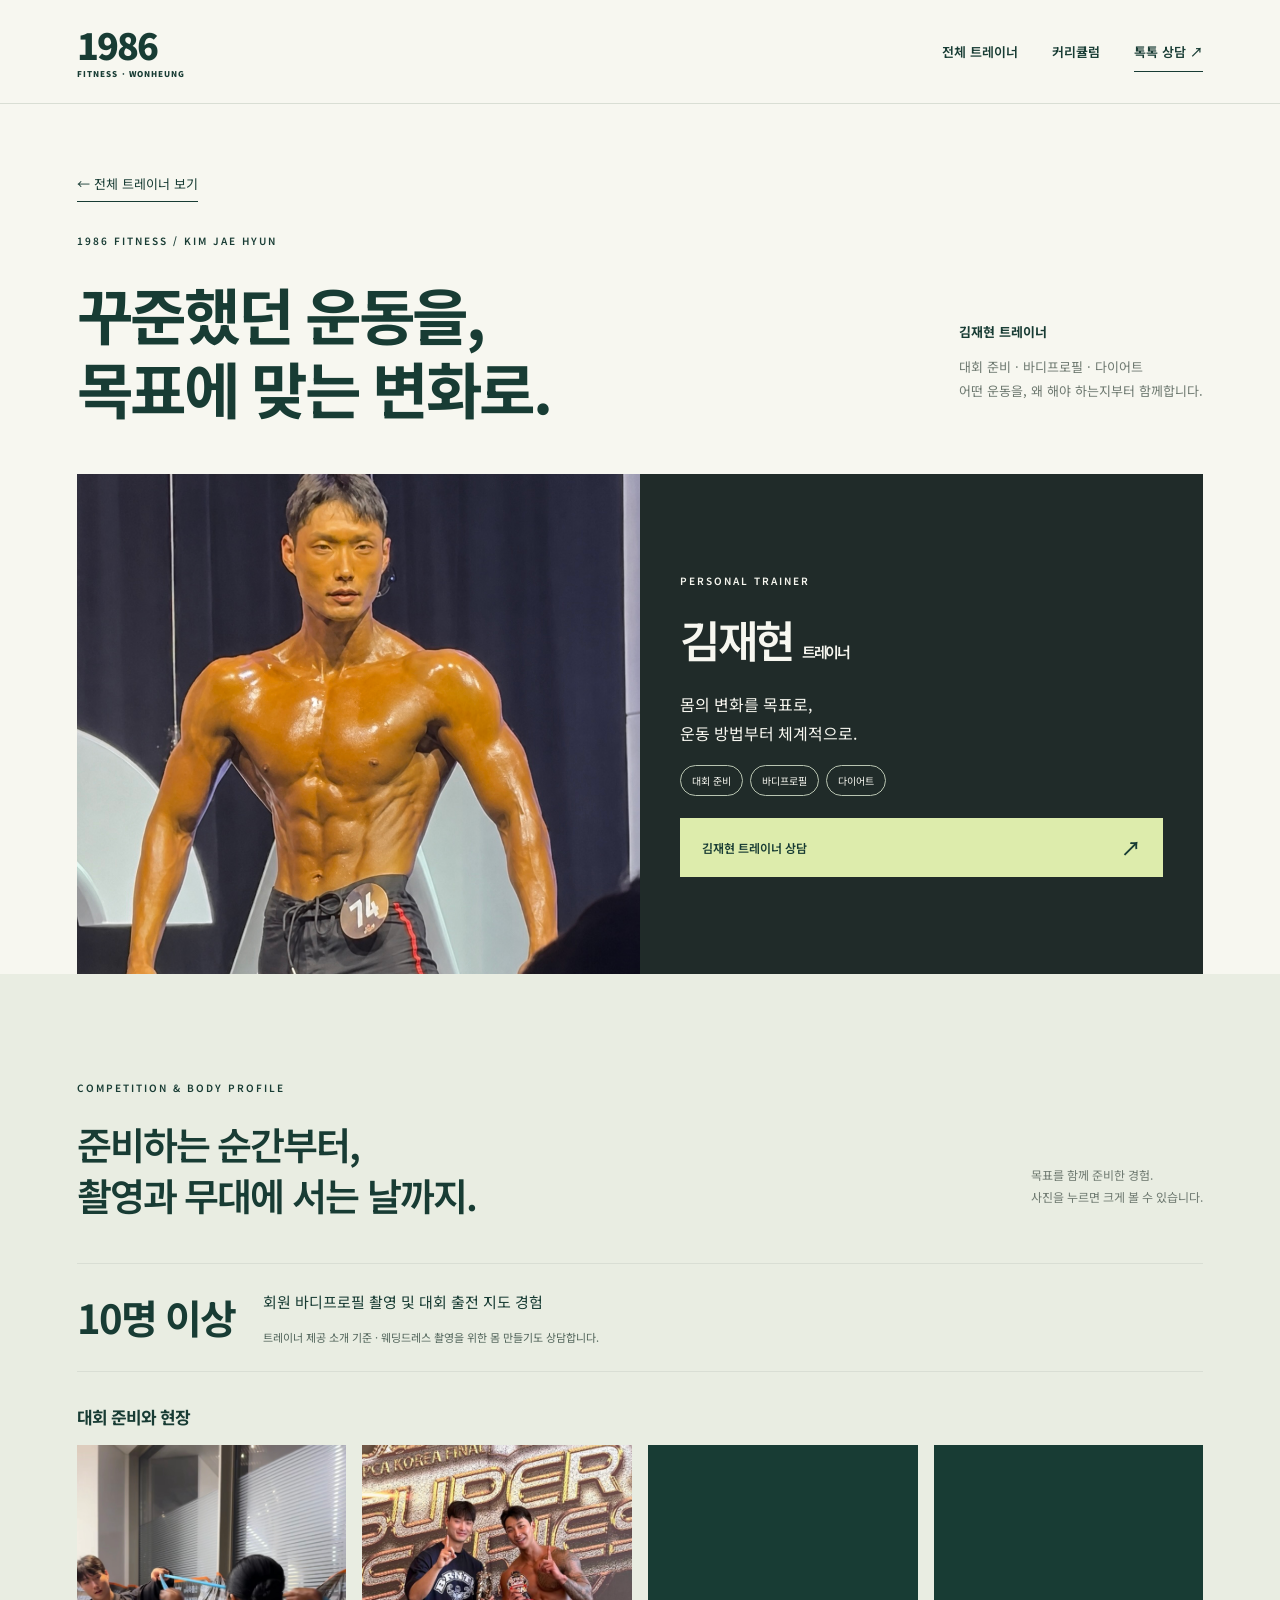
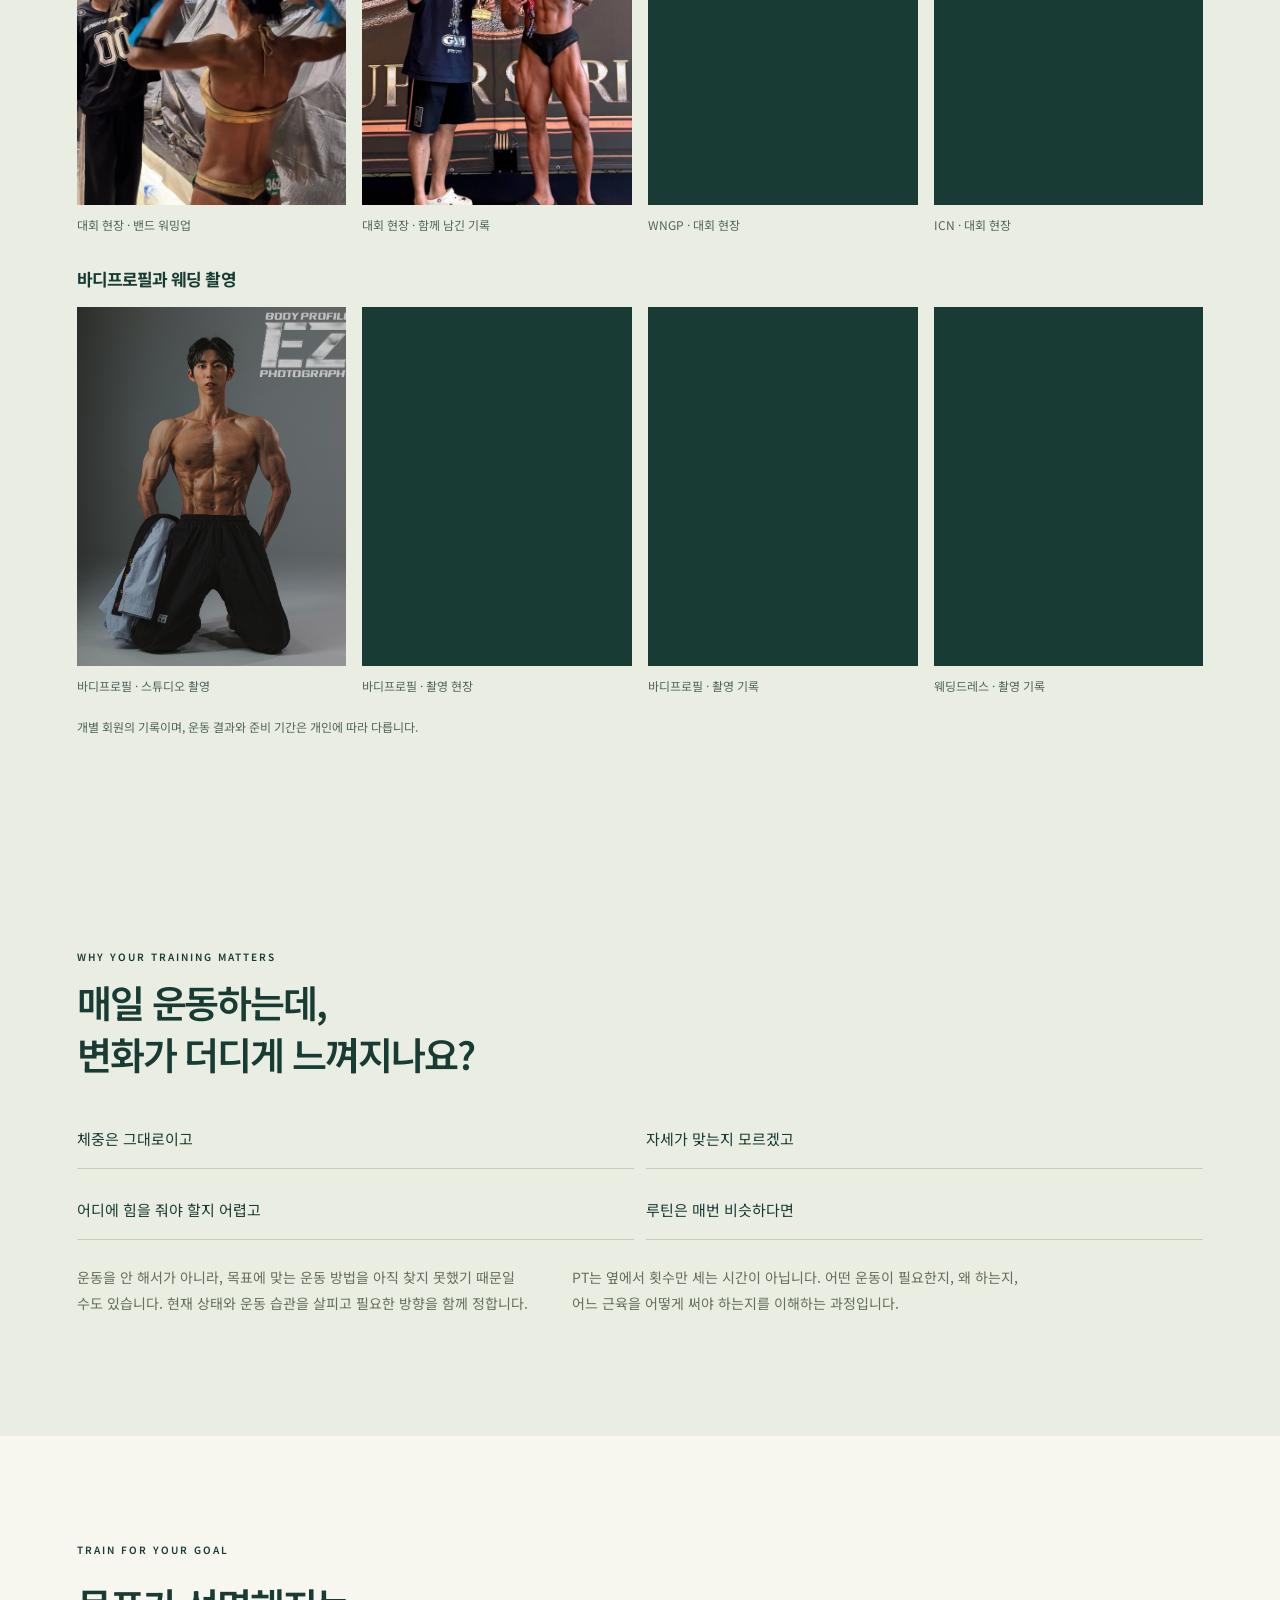
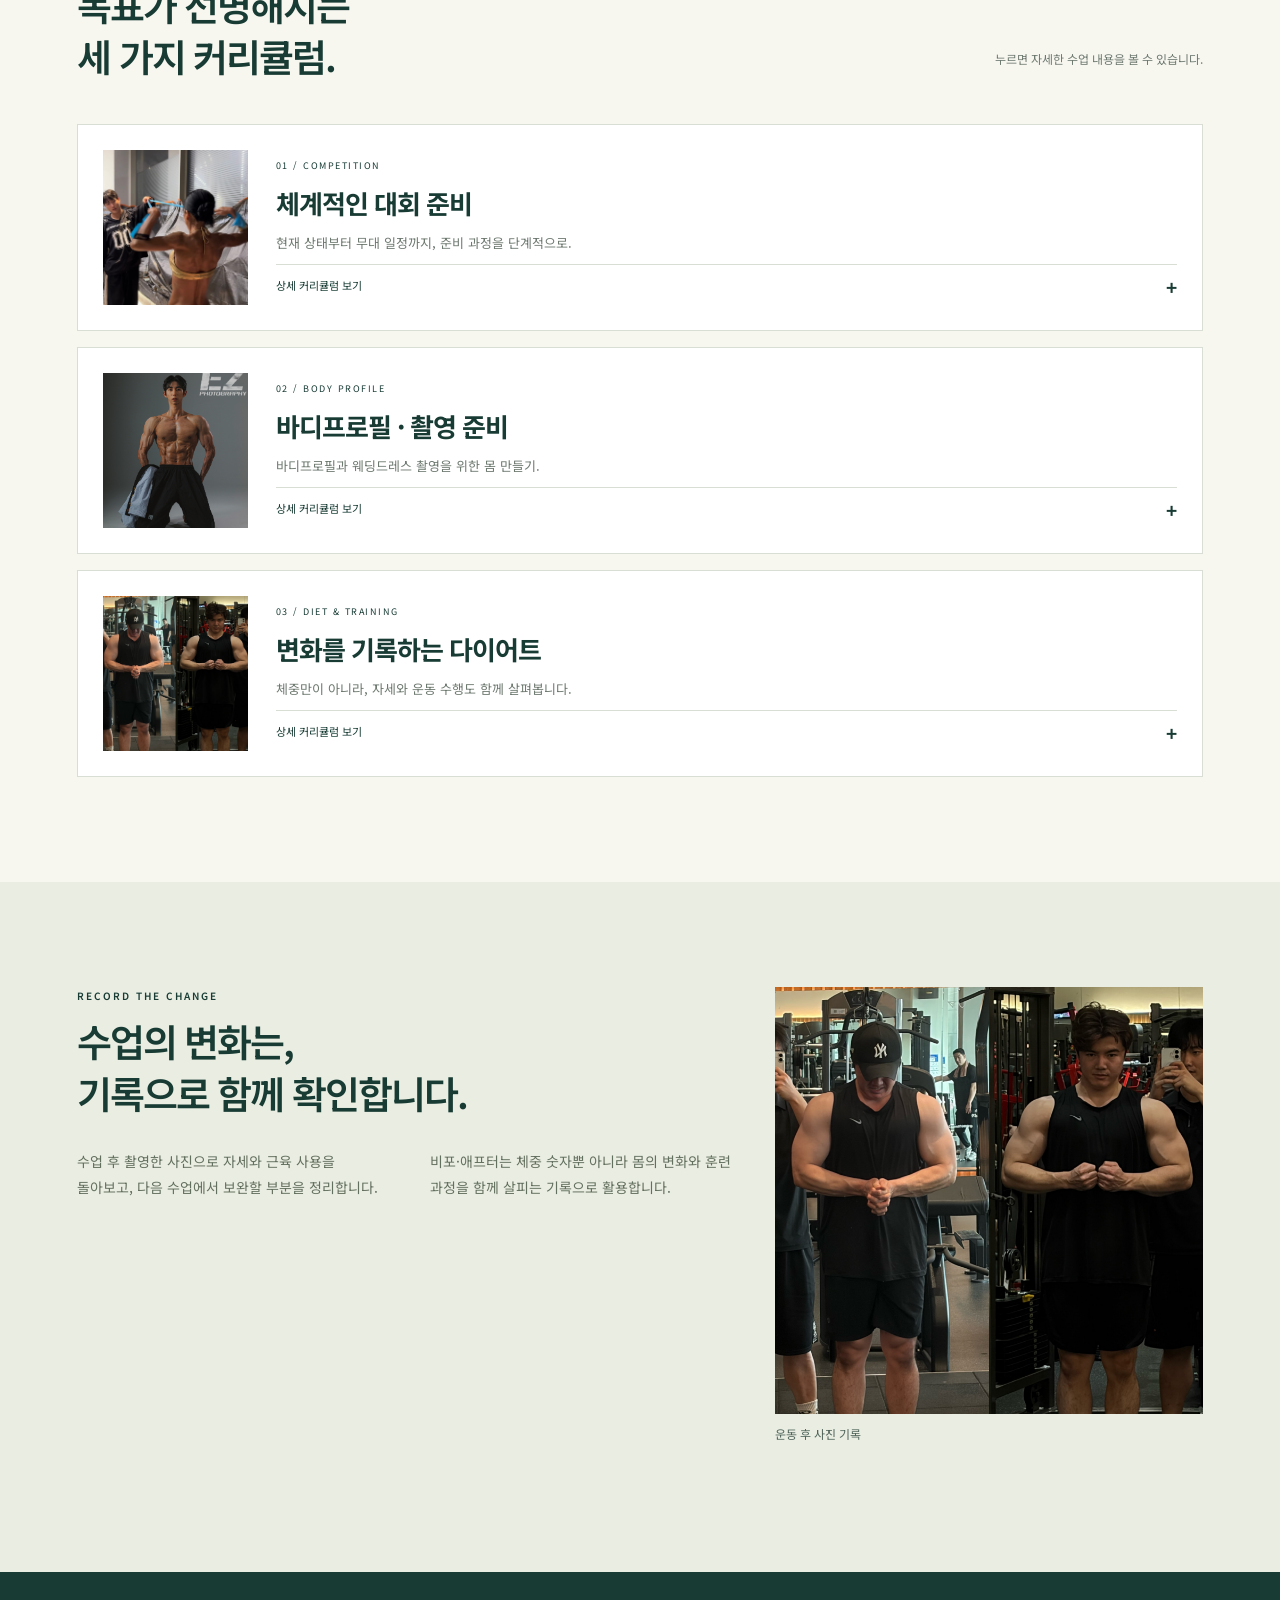
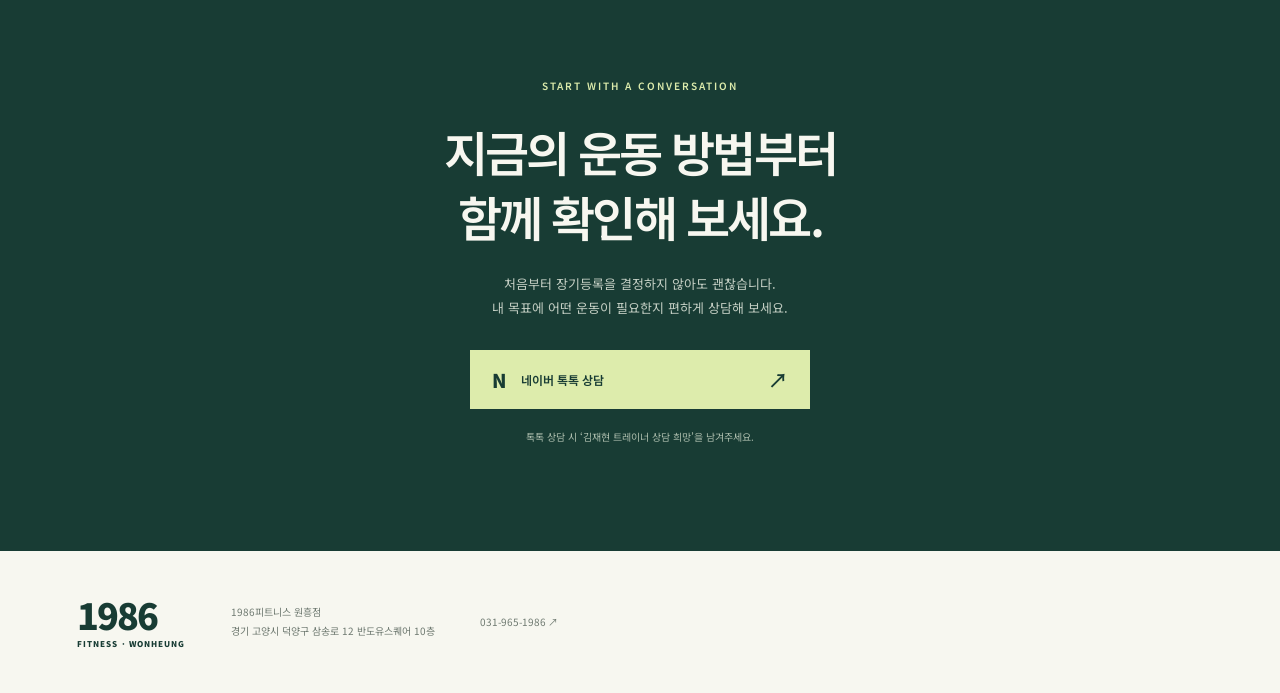
<file: trainers/jaehyun.html>
<!doctype html>
<html lang="ko"><head><meta charset="UTF-8"><meta name="viewport" content="width=device-width, initial-scale=1"><title>김재현 트레이너 | 1986피트니스 원흥점</title><meta name="description" content="대회 준비, 바디프로필, 다이어트를 함께하는 김재현 트레이너. 목표와 현재 상태에 맞는 운동 방법을 찾아보세요."><link rel="stylesheet" href="styles.css?v=20260928-jaehyun-unified-5"></head>
<body class="jaehyun-page"><a class="skip" href="#curriculum">커리큘럼으로 바로가기</a><header class="header"><a class="brand" href="index.html">1986<span>FITNESS · WONHEUNG</span></a><nav aria-label="주 메뉴"><a href="index.html#team">전체 트레이너</a><a href="#curriculum">커리큘럼</a><a class="nav-book" data-booking href="http://talk.naver.com/W40TZM">톡톡 상담 ↗</a></nav></header>
<main id="top"><section class="intro"><a class="back-to-team" href="index.html#team">← 전체 트레이너 보기</a><p class="eyebrow">1986 FITNESS / KIM JAE HYUN</p><div class="intro-row"><h1>꾸준했던 운동을,<br>목표에 맞는 변화로.</h1><div class="intro-note"><span>김재현 트레이너</span><p>대회 준비 · 바디프로필 · 다이어트<br>어떤 운동을, 왜 해야 하는지부터 함께합니다.</p></div></div></section>
<section class="jaehyun-hero"><img src="assets/jaehyun-profile.jpeg" alt="피지크 무대에 선 김재현 트레이너" width="1121" height="1403" fetchpriority="high"><div><p class="eyebrow">PERSONAL TRAINER</p><h2>김재현 <span>트레이너</span></h2><p>몸의 변화를 목표로,<br>운동 방법부터 체계적으로.</p><div class="tags"><span>대회 준비</span><span>바디프로필</span><span>다이어트</span></div><a class="button" data-booking href="http://talk.naver.com/W40TZM">김재현 트레이너 상담<span class="arrow">↗</span></a></div></section>
<section id="competition-gallery" class="section-pad jaehyun-stage">
<div class="section-heading"><div><p class="eyebrow">COMPETITION & BODY PROFILE</p><h2>준비하는 순간부터,<br>촬영과 무대에 서는 날까지.</h2></div><p>목표를 함께 준비한 경험.<br>사진을 누르면 크게 볼 수 있습니다.</p></div>
<div class="jaehyun-experience-summary"><strong>10명 이상</strong><div><p>회원 바디프로필 촬영 및 대회 출전 지도 경험</p><small>트레이너 제공 소개 기준 · 웨딩드레스 촬영을 위한 몸 만들기도 상담합니다.</small></div></div>
<h3 class="jaehyun-gallery-label">대회 준비와 현장</h3><div class="jaehyun-photo-grid"><figure><a href="assets/jaehyun-competition-prep.jpeg" target="_blank" rel="noopener" aria-label="대회 현장 · 밴드 워밍업 사진 크게 보기"><img src="assets/jaehyun-competition-prep.jpeg" alt="대회 현장 · 밴드 워밍업" loading="lazy" decoding="async"></a><figcaption>대회 현장 · 밴드 워밍업</figcaption></figure><figure><a href="assets/jaehyun-competition-together.jpeg" target="_blank" rel="noopener" aria-label="대회 현장 · 함께 남긴 기록 사진 크게 보기"><img src="assets/jaehyun-competition-together.jpeg" alt="대회 현장 · 함께 남긴 기록" loading="lazy" decoding="async"></a><figcaption>대회 현장 · 함께 남긴 기록</figcaption></figure><figure><a href="assets/jaehyun-competition-wngp.jpeg" target="_blank" rel="noopener" aria-label="WNGP · 대회 현장 사진 크게 보기"><img src="assets/jaehyun-competition-wngp.jpeg" alt="WNGP · 대회 현장" loading="lazy" decoding="async"></a><figcaption>WNGP · 대회 현장</figcaption></figure><figure><a href="assets/jaehyun-competition-icn.jpeg" target="_blank" rel="noopener" aria-label="ICN · 대회 현장 사진 크게 보기"><img src="assets/jaehyun-competition-icn.jpeg" alt="ICN · 대회 현장" loading="lazy" decoding="async"></a><figcaption>ICN · 대회 현장</figcaption></figure></div>
<h3 class="jaehyun-gallery-label">바디프로필과 웨딩 촬영</h3><div class="jaehyun-photo-grid"><figure><a href="assets/jaehyun-bodyprofile-studio.jpeg" target="_blank" rel="noopener" aria-label="바디프로필 · 스튜디오 촬영 사진 크게 보기"><img src="assets/jaehyun-bodyprofile-studio.jpeg" alt="바디프로필 · 스튜디오 촬영" loading="lazy" decoding="async"></a><figcaption>바디프로필 · 스튜디오 촬영</figcaption></figure><figure><a href="assets/jaehyun-bodyprofile-shoot.jpeg" target="_blank" rel="noopener" aria-label="바디프로필 · 촬영 현장 사진 크게 보기"><img src="assets/jaehyun-bodyprofile-shoot.jpeg" alt="바디프로필 · 촬영 현장" loading="lazy" decoding="async"></a><figcaption>바디프로필 · 촬영 현장</figcaption></figure><figure><a href="assets/jaehyun-bodyprofile-session.jpeg" target="_blank" rel="noopener" aria-label="바디프로필 · 촬영 기록 사진 크게 보기"><img src="assets/jaehyun-bodyprofile-session.jpeg" alt="바디프로필 · 촬영 기록" loading="lazy" decoding="async"></a><figcaption>바디프로필 · 촬영 기록</figcaption></figure><figure><a href="assets/jaehyun-wedding.jpeg" target="_blank" rel="noopener" aria-label="웨딩드레스 · 촬영 기록 사진 크게 보기"><img src="assets/jaehyun-wedding.jpeg" alt="웨딩드레스 · 촬영 기록" loading="lazy" decoding="async"></a><figcaption>웨딩드레스 · 촬영 기록</figcaption></figure></div>
<p class="jaehyun-photo-note">개별 회원의 기록이며, 운동 결과와 준비 기간은 개인에 따라 다릅니다.</p>
</section>

<section class="section-pad jaehyun-method"><p class="eyebrow">WHY YOUR TRAINING MATTERS</p><h2>매일 운동하는데,<br>변화가 더디게 느껴지나요?</h2><div class="jaehyun-concerns"><p>체중은 그대로이고</p><p>자세가 맞는지 모르겠고</p><p>어디에 힘을 줘야 할지 어렵고</p><p>루틴은 매번 비슷하다면</p></div><div class="seulgi-copy"><p>운동을 안 해서가 아니라, 목표에 맞는 운동 방법을 아직 찾지 못했기 때문일 수도 있습니다. 현재 상태와 운동 습관을 살피고 필요한 방향을 함께 정합니다.</p><p>PT는 옆에서 횟수만 세는 시간이 아닙니다. 어떤 운동이 필요한지, 왜 하는지, 어느 근육을 어떻게 써야 하는지를 이해하는 과정입니다.</p></div></section>
<section id="curriculum" class="section-pad"><div class="section-heading"><div><p class="eyebrow">TRAIN FOR YOUR GOAL</p><h2>목표가 선명해지는<br>세 가지 커리큘럼.</h2></div><p>누르면 자세한 수업 내용을 볼 수 있습니다.</p></div><div class="curriculum-choices jaehyun-curricula">
<details class="curriculum-disclosure"><summary><img src="assets/jaehyun-competition-prep.jpeg" alt="대회 준비 현장" loading="lazy"><span class="curriculum-summary"><span class="focus-no">01 / COMPETITION</span><strong>체계적인 대회 준비</strong><span>현재 상태부터 무대 일정까지, 준비 과정을 단계적으로.</span><span class="disclosure-action"><span class="closed-label">상세 커리큘럼 보기</span><span class="open-label">상세 접기</span><b aria-hidden="true">+</b></span></span></summary><div class="curriculum-expanded"><div><h3>무대라는 목표에 맞춘 훈련 계획</h3><ol><li>출전 목표·일정과 현재 운동 수준 확인</li><li>보완할 부위와 근육 사용 패턴을 살펴 루틴 구성</li><li>근력 운동·유산소·식사 관리 방향을 함께 계획</li><li>수업 후 사진과 운동 기록을 비교하며 진행 상황 점검</li></ol><p class="curriculum-goal">컨디션과 진행 상황에 맞춰 준비 과정을 조정합니다.</p></div></div></details>
<details class="curriculum-disclosure"><summary><img src="assets/jaehyun-bodyprofile-studio.jpeg" alt="바디프로필 촬영" loading="lazy"><span class="curriculum-summary"><span class="focus-no">02 / BODY PROFILE</span><strong>바디프로필 · 촬영 준비</strong><span>바디프로필과 웨딩드레스 촬영을 위한 몸 만들기.</span><span class="disclosure-action"><span class="closed-label">상세 커리큘럼 보기</span><span class="open-label">상세 접기</span><b aria-hidden="true">+</b></span></span></summary><div class="curriculum-expanded"><div><h3>촬영일까지, 원하는 변화를 계획하기</h3><ol><li>촬영 일정과 원하는 모습, 준비 가능한 기간 확인</li><li>목표 부위에 맞는 근력 운동과 동작 지도</li><li>생활패턴에 맞는 식사·활동 계획 구성</li><li>사진과 수행 기록을 보며 훈련 방향 조정</li></ol><p class="curriculum-goal">촬영을 위한 준비와 촬영 이후 유지 방향까지 함께 이야기합니다.</p></div></div></details>
<details class="curriculum-disclosure"><summary><img src="assets/jaehyun-training-record.jpeg" alt="운동 변화 기록" loading="lazy"><span class="curriculum-summary"><span class="focus-no">03 / DIET & TRAINING</span><strong>변화를 기록하는 다이어트</strong><span>체중만이 아니라, 자세와 운동 수행도 함께 살펴봅니다.</span><span class="disclosure-action"><span class="closed-label">상세 커리큘럼 보기</span><span class="open-label">상세 접기</span><b aria-hidden="true">+</b></span></span></summary><div class="curriculum-expanded"><div><h3>나에게 필요한 운동 방법부터</h3><ol><li>현재 운동 루틴·식사·활동 습관 확인</li><li>기본 자세와 목표 근육을 사용하는 감각 익히기</li><li>근력 운동과 유산소를 개인 수준에 맞게 구성</li><li>체중 추이·사진·운동 기록을 함께 확인하고 조정</li></ol><p class="curriculum-goal">내가 하는 운동의 이유를 알고, 혼자서도 이어갈 기준을 만듭니다.</p></div></div></details>
</div></section>
<section class="jaehyun-record section-pad"><figure class="jaehyun-record-photo"><a href="assets/jaehyun-training-record.jpeg" target="_blank" rel="noopener" aria-label="운동 기록 사진 크게 보기"><img src="assets/jaehyun-training-record.jpeg" alt="운동 후 자세와 근육 사용을 확인하는 사진 기록" loading="lazy" decoding="async"></a><figcaption>운동 후 사진 기록</figcaption></figure><p class="eyebrow">RECORD THE CHANGE</p><h2>수업의 변화는,<br>기록으로 함께 확인합니다.</h2><div class="seulgi-copy"><p>수업 후 촬영한 사진으로 자세와 근육 사용을 돌아보고, 다음 수업에서 보완할 부분을 정리합니다.</p><p>비포·애프터는 체중 숫자뿐 아니라 몸의 변화와 훈련 과정을 함께 살피는 기록으로 활용합니다.</p></div></section>
<section id="booking" class="booking section-pad"><p class="eyebrow">START WITH A CONVERSATION</p><h2>지금의 운동 방법부터<br>함께 확인해 보세요.</h2><p>처음부터 장기등록을 결정하지 않아도 괜찮습니다.<br>내 목표에 어떤 운동이 필요한지 편하게 상담해 보세요.</p><a class="button" data-booking href="http://talk.naver.com/W40TZM"><span class="naver">N</span>네이버 톡톡 상담<span class="arrow">↗</span></a><small>톡톡 상담 시 ‘김재현 트레이너 상담 희망’을 남겨주세요.</small></section></main>
<footer><a class="brand" href="index.html">1986<span>FITNESS · WONHEUNG</span></a><p>1986피트니스 원흥점<br>경기 고양시 덕양구 삼송로 12 반도유스퀘어 10층</p><a href="tel:0319651986">031-965-1986 ↗</a></footer><div class="mobile-book"><span>김재현 트레이너 <strong>운동 상담</strong></span><a data-booking href="http://talk.naver.com/W40TZM">톡톡 상담 ↗</a></div><script src="script.js?v=20260928-talk-1"></script></body></html>
</file>
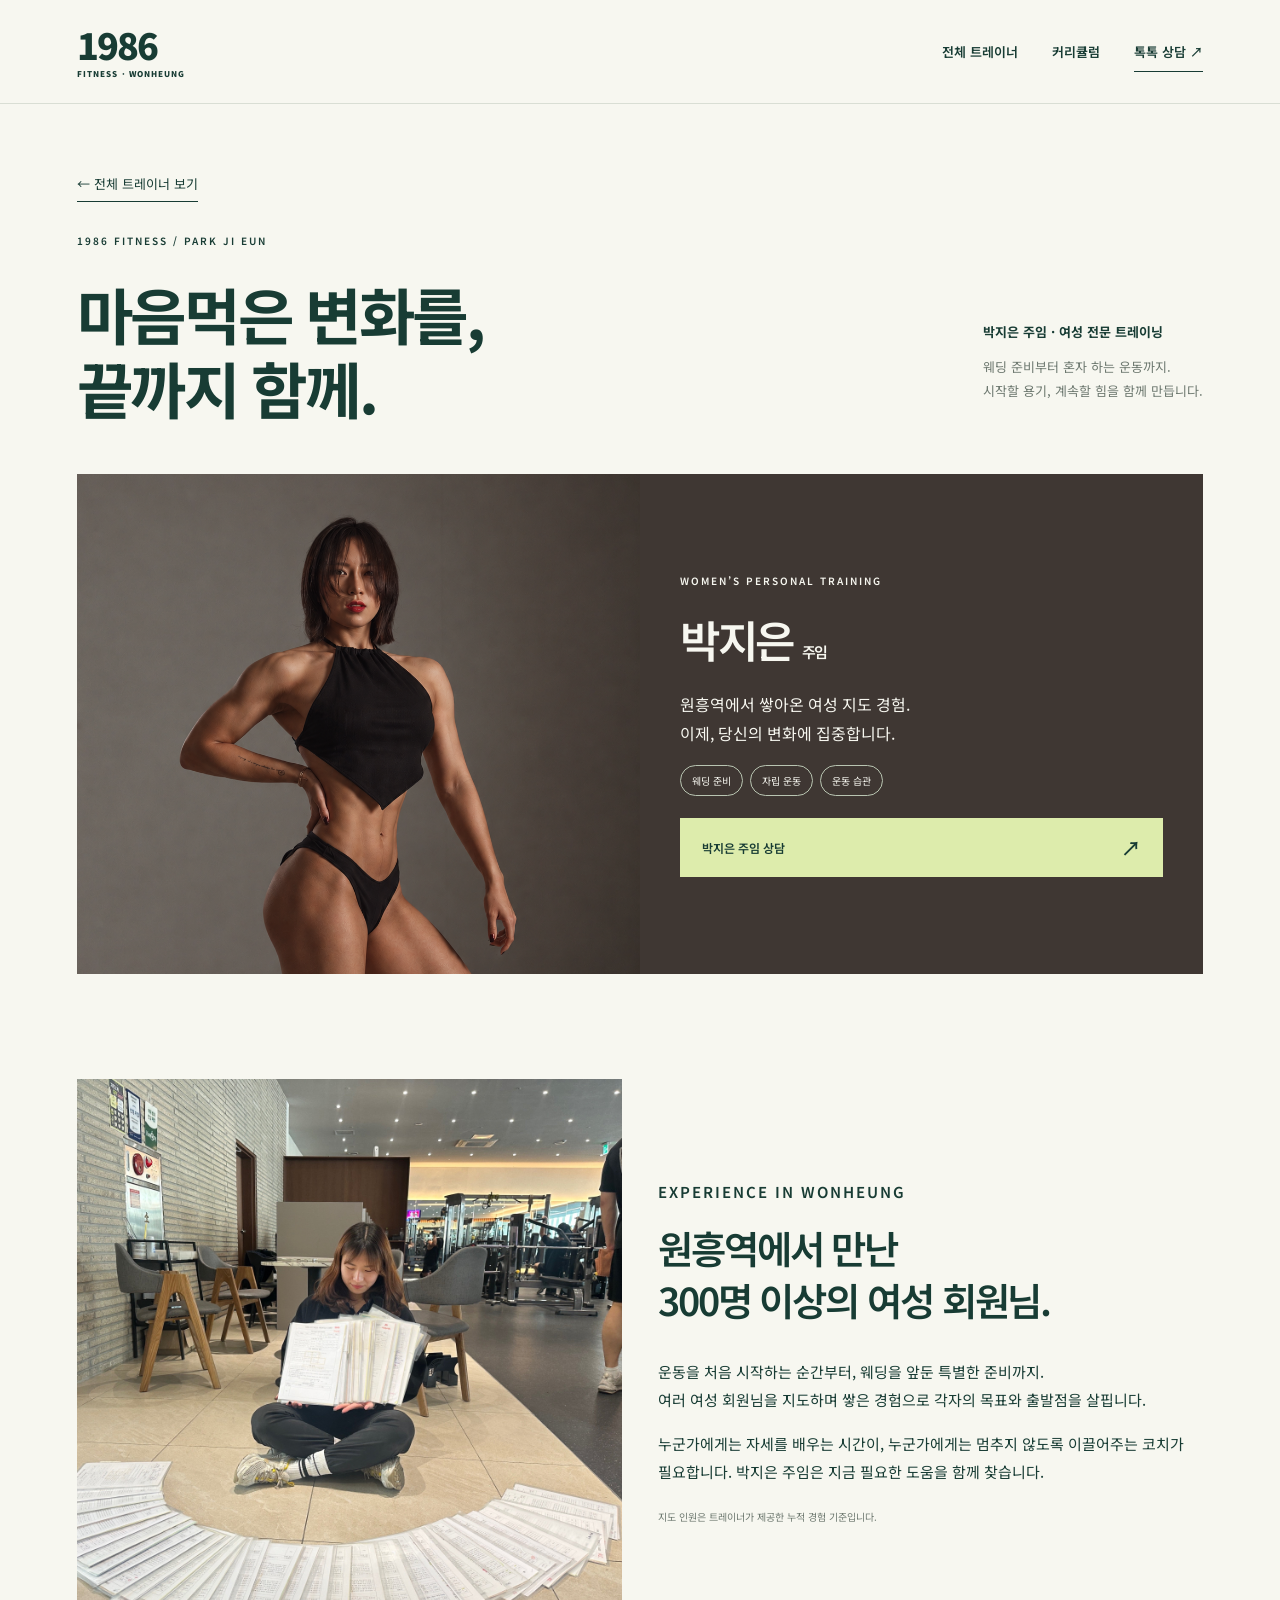
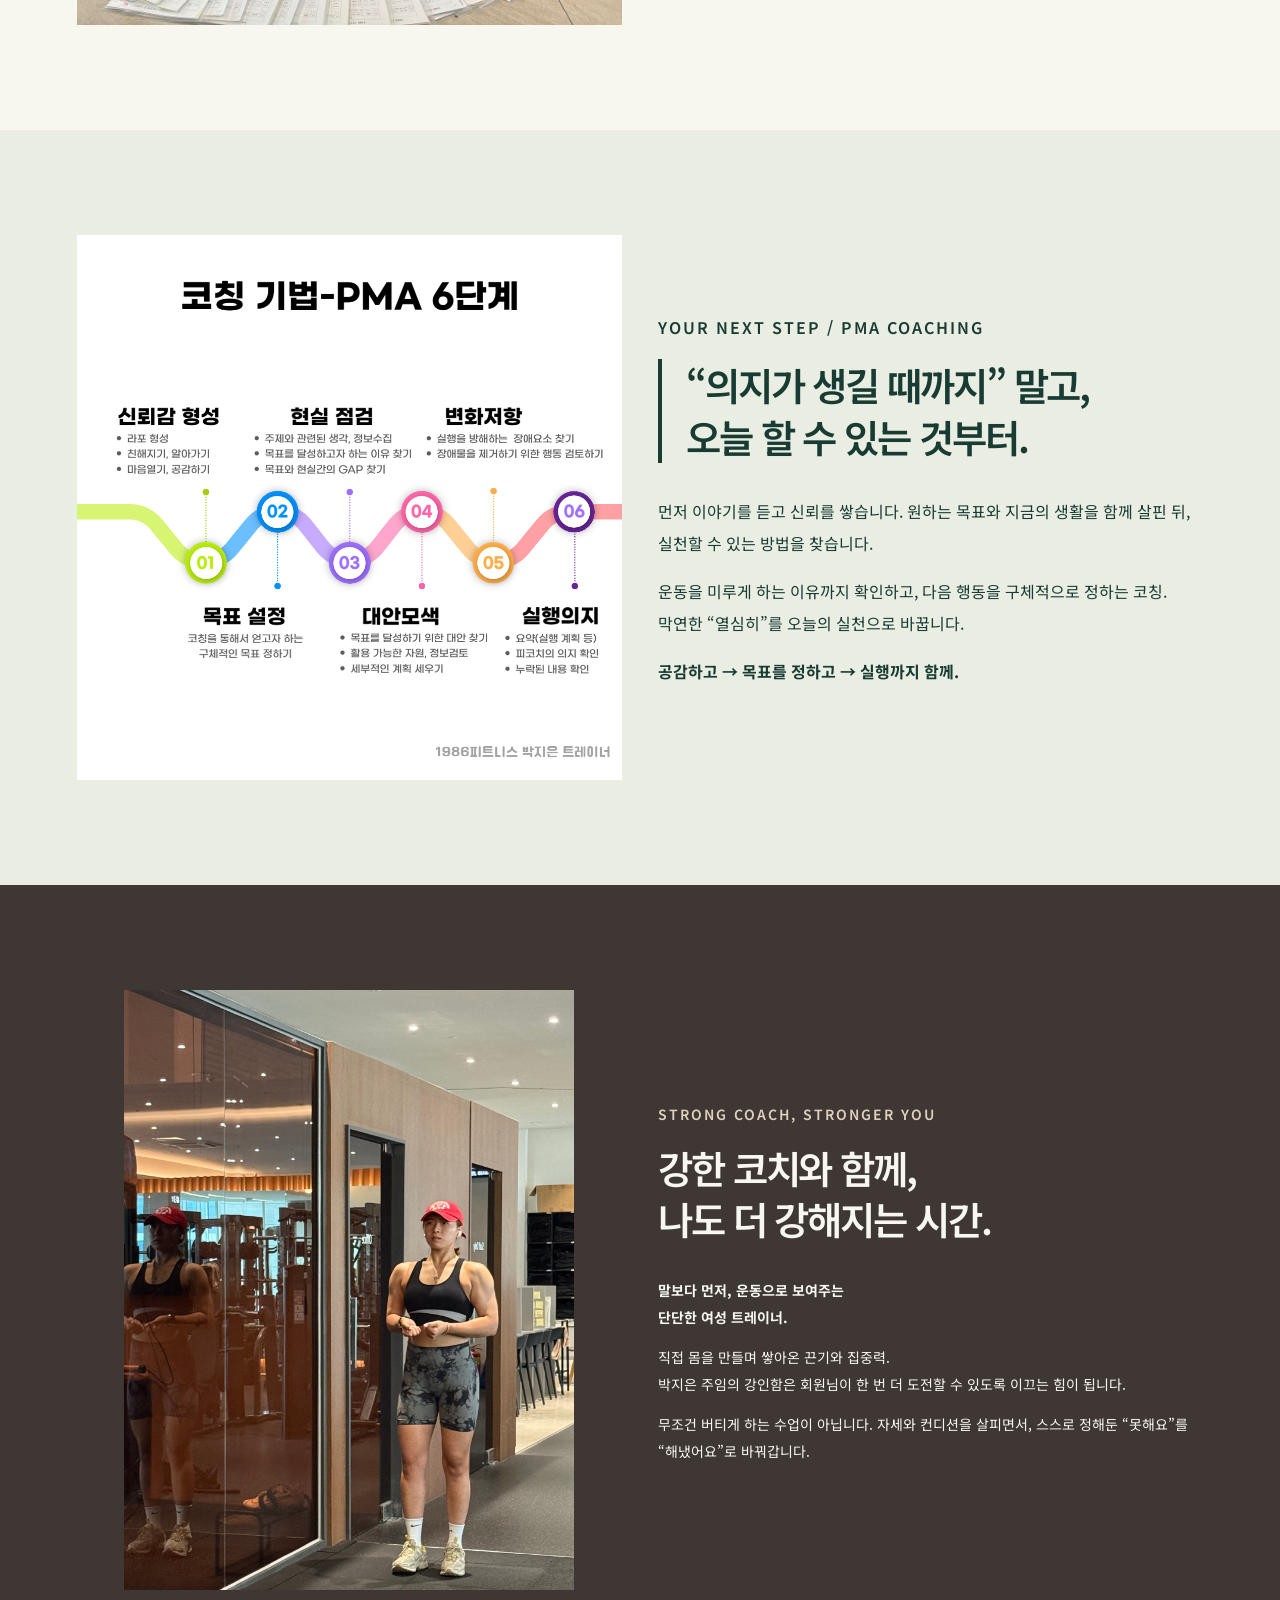
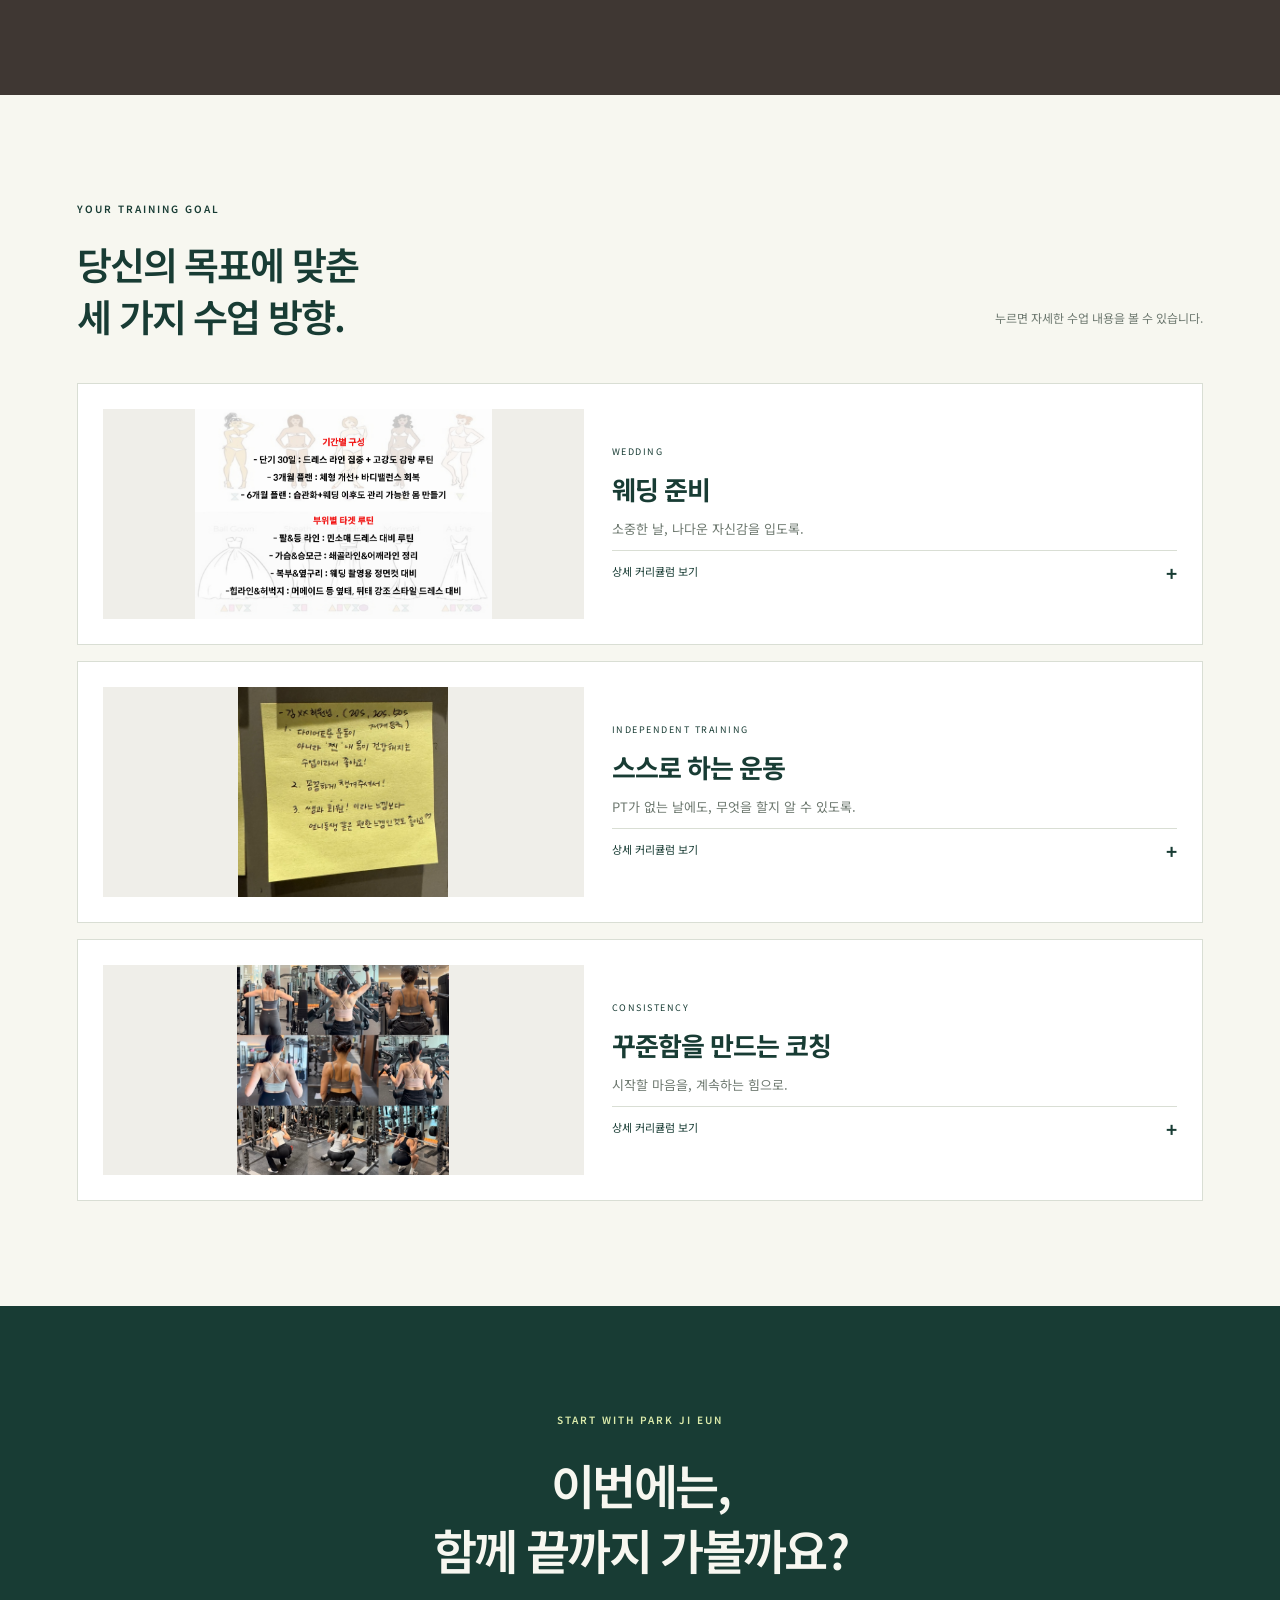
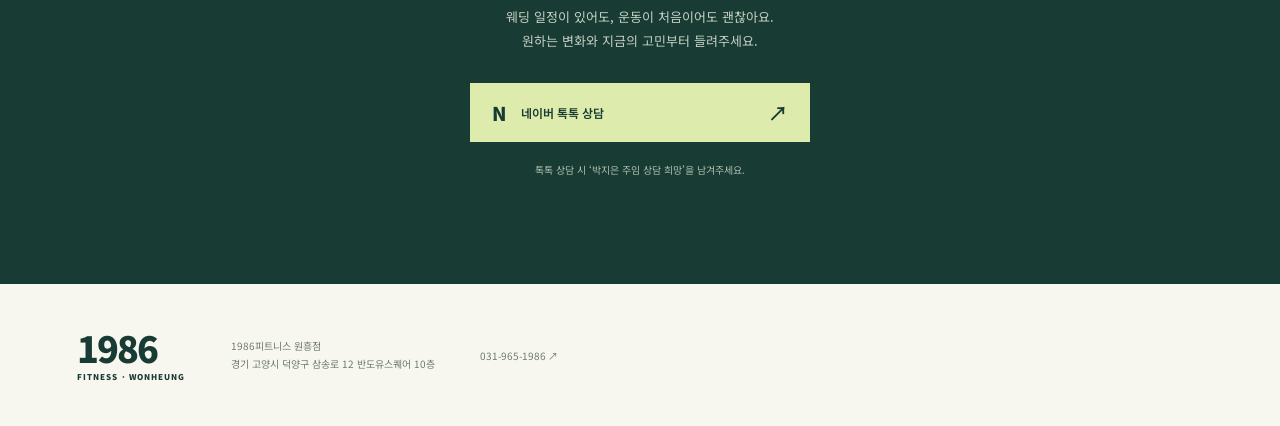
<file: trainers/jieun.html>
<!doctype html>
<html lang="ko"><head><meta charset="UTF-8"><meta name="viewport" content="width=device-width, initial-scale=1"><title>박지은 트레이너 | 1986피트니스 원흥점</title><meta name="description" content="원흥역에서 300명 이상의 여성 회원을 지도한 박지은 주임. 웨딩 준비, 스스로 하는 운동, 꾸준함을 만드는 코칭을 만나보세요."><link rel="stylesheet" href="styles.css?v=20260928-chanuk-photos-2"><link rel="stylesheet" href="jieun.css?v=20260928-3"></head>
<body class="jaehyun-page jieun-page"><a class="skip" href="#curriculum">커리큘럼으로 바로가기</a><header class="header"><a class="brand" href="index.html">1986<span>FITNESS · WONHEUNG</span></a><nav aria-label="주 메뉴"><a href="index.html#team">전체 트레이너</a><a href="#curriculum">커리큘럼</a><a class="nav-book" data-booking href="http://talk.naver.com/W40TZM">톡톡 상담 ↗</a></nav></header>
<main id="top">
<section class="intro"><a class="back-to-team" href="index.html#team">← 전체 트레이너 보기</a><p class="eyebrow">1986 FITNESS / PARK JI EUN</p><div class="intro-row"><h1>마음먹은 변화를,<br>끝까지 함께.</h1><div class="intro-note"><span>박지은 주임 · 여성 전문 트레이닝</span><p>웨딩 준비부터 혼자 하는 운동까지.<br>시작할 용기, 계속할 힘을 함께 만듭니다.</p></div></div></section>
<section class="jaehyun-hero jieun-hero"><img src="assets/jieun-profile.png" alt="박지은 주임 스튜디오 프로필" width="1060" height="1484" fetchpriority="high"><div><p class="eyebrow">WOMEN’S PERSONAL TRAINING</p><h2>박지은 <span>주임</span></h2><p>원흥역에서 쌓아온 여성 지도 경험.<br>이제, 당신의 변화에 집중합니다.</p><div class="tags"><span>웨딩 준비</span><span>자립 운동</span><span>운동 습관</span></div><a class="button" data-booking href="http://talk.naver.com/W40TZM">박지은 주임 상담<span class="arrow">↗</span></a></div></section>
<section class="section-pad jieun-experience"><figure class="jieun-story-photo"><img src="assets/jieun-experience.jpeg" alt="회원 운동 기록을 들고 있는 박지은 주임" loading="lazy"></figure><div class="jieun-story-copy"><p class="eyebrow">EXPERIENCE IN WONHEUNG</p><h2>원흥역에서 만난<br>300명 이상의 여성 회원님.</h2><p>운동을 처음 시작하는 순간부터, 웨딩을 앞둔 특별한 준비까지.<br>여러 여성 회원님을 지도하며 쌓은 경험으로 각자의 목표와 출발점을 살핍니다.</p><p>누군가에게는 자세를 배우는 시간이, 누군가에게는 멈추지 않도록 이끌어주는 코치가 필요합니다. 박지은 주임은 지금 필요한 도움을 함께 찾습니다.</p><small>지도 인원은 트레이너가 제공한 누적 경험 기준입니다.</small></div></section>
<section class="section-pad jieun-message"><figure class="jieun-story-photo"><img src="assets/jieun-coaching.png" alt="박지은 트레이너 PMA 6단계 코칭 기법: 신뢰감 형성, 목표 설정, 현실 점검, 대안 모색, 변화 저항, 실행 의지" loading="lazy"></figure><div class="jieun-story-copy"><p class="eyebrow">YOUR NEXT STEP / PMA COACHING</p><h2>“의지가 생길 때까지” 말고,<br>오늘 할 수 있는 것부터.</h2><p>먼저 이야기를 듣고 신뢰를 쌓습니다. 원하는 목표와 지금의 생활을 함께 살핀 뒤, 실천할 수 있는 방법을 찾습니다.</p><p>운동을 미루게 하는 이유까지 확인하고, 다음 행동을 구체적으로 정하는 코칭. 막연한 “열심히”를 오늘의 실천으로 바꿉니다.</p><p class="jieun-coaching-line">공감하고 → 목표를 정하고 → 실행까지 함께.</p></div></section>
<section class="section-pad jieun-strength"><figure class="jieun-story-photo"><img src="assets/jieun-strength.jpeg" alt="운동으로 다져온 박지은 주임의 모습" loading="lazy"></figure><div class="jieun-story-copy"><p class="eyebrow">STRONG COACH, STRONGER YOU</p><h2>강한 코치와 함께,<br>나도 더 강해지는 시간.</h2><p class="jieun-strength-lead">말보다 먼저, 운동으로 보여주는<br>단단한 여성 트레이너.</p><p>직접 몸을 만들며 쌓아온 끈기와 집중력.<br>박지은 주임의 강인함은 회원님이 한 번 더 도전할 수 있도록 이끄는 힘이 됩니다.</p><p>무조건 버티게 하는 수업이 아닙니다. 자세와 컨디션을 살피면서, 스스로 정해둔 “못해요”를 “해냈어요”로 바꿔갑니다.</p></div></section>
<section id="curriculum" class="section-pad"><div class="section-heading"><div><p class="eyebrow">YOUR TRAINING GOAL</p><h2>당신의 목표에 맞춘<br>세 가지 수업 방향.</h2></div><p>누르면 자세한 수업 내용을 볼 수 있습니다.</p></div><div class="curriculum-choices jaehyun-curricula"><details class="curriculum-disclosure"><summary><img src="assets/jieun-wedding-plan.png" alt="웨딩 준비 기간별 구성과 부위별 루틴 안내" loading="lazy"><span class="curriculum-summary"><span class="focus-no">WEDDING</span><strong>웨딩 준비</strong><span>소중한 날, 나다운 자신감을 입도록.</span><span class="disclosure-action"><span class="closed-label">상세 커리큘럼 보기</span><span class="open-label">상세 접기</span><b aria-hidden="true">+</b></span></span></summary><div class="curriculum-expanded"><div><h3>촬영과 예식 일정에 맞춘 준비</h3><a class="jieun-wedding-plan" href="assets/jieun-wedding.png" target="_blank" rel="noopener noreferrer" aria-label="웨딩을 준비한 회원님들의 사진과 후기 크게 보기"><img src="assets/jieun-wedding.png" alt="웨딩을 준비한 회원님들의 사진과 후기" loading="lazy"></a><p class="curriculum-case-note">트레이너 제공 구성 예시입니다. 실제 기간과 운동 강도는 개인의 경험·컨디션에 맞춰 조정합니다.</p><ol><li>촬영·예식 일정과 원하는 변화 상담</li><li>드레스 라인과 자세를 고려한 전신 근력 운동</li><li>생활에 맞는 식사·활동 습관 점검</li><li>진행 상황과 컨디션에 따라 운동 계획 조정</li></ol><p class="curriculum-goal">급하게 몰아붙이기보다, 일정을 함께 보며 준비합니다.</p></div></div></details>
<details class="curriculum-disclosure"><summary><img src="assets/jieun-independent.png" alt="박지은 주임 수업에 대한 회원님의 손글씨 후기" loading="lazy"><span class="curriculum-summary"><span class="focus-no">INDEPENDENT TRAINING</span><strong>스스로 하는 운동</strong><span>PT가 없는 날에도, 무엇을 할지 알 수 있도록.</span><span class="disclosure-action"><span class="closed-label">상세 커리큘럼 보기</span><span class="open-label">상세 접기</span><b aria-hidden="true">+</b></span></span></summary><div class="curriculum-expanded"><div><h3>혼자서도 이어가는 나만의 루틴</h3><ol><li>기구 사용법과 기본 자세 익히기</li><li>어디에 힘을 쓰는지 동작마다 확인</li><li>운동 순서·횟수·무게 선택 기준 배우기</li><li>직접 루틴을 수행하고 피드백 받기</li></ol><p class="curriculum-goal">수업의 목표는 따라 하기에서 끝나지 않고, 스스로 할 수 있게 되는 것입니다.</p></div></div></details>
<details class="curriculum-disclosure"><summary><img src="assets/jieun-consistency.jpeg" alt="꾸준히 근력 운동에 참여하는 여성 회원님들" loading="lazy"><span class="curriculum-summary"><span class="focus-no">CONSISTENCY</span><strong>꾸준함을 만드는 코칭</strong><span>시작할 마음을, 계속하는 힘으로.</span><span class="disclosure-action"><span class="closed-label">상세 커리큘럼 보기</span><span class="open-label">상세 접기</span><b aria-hidden="true">+</b></span></span></summary><div class="curriculum-expanded"><div><h3>의지에만 기대지 않는 운동 습관</h3><ol><li>지금 실천할 수 있는 주간 운동 목표 정하기</li><li>완료한 운동을 기록하며 작은 성취 쌓기</li><li>흐트러진 날에는 다음 실천부터 다시 정하기</li><li>목표와 진행 상황을 함께 점검하며 도전 이어가기</li></ol><p class="curriculum-goal">필요할 때는 단단하게 이끌고, 멈춘 날에는 다시 시작할 방법을 함께 찾습니다.</p></div></div></details></div></section>
<section id="booking" class="booking section-pad"><p class="eyebrow">START WITH PARK JI EUN</p><h2>이번에는,<br>함께 끝까지 가볼까요?</h2><p>웨딩 일정이 있어도, 운동이 처음이어도 괜찮아요.<br>원하는 변화와 지금의 고민부터 들려주세요.</p><a class="button" data-booking href="http://talk.naver.com/W40TZM"><span class="naver">N</span>네이버 톡톡 상담<span class="arrow">↗</span></a><small>톡톡 상담 시 ‘박지은 주임 상담 희망’을 남겨주세요.</small></section></main><footer><a class="brand" href="index.html">1986<span>FITNESS · WONHEUNG</span></a><p>1986피트니스 원흥점<br>경기 고양시 덕양구 삼송로 12 반도유스퀘어 10층</p><a href="tel:0319651986">031-965-1986 ↗</a></footer><div class="mobile-book"><span>박지은 주임 <strong>운동 상담</strong></span><a data-booking href="http://talk.naver.com/W40TZM">톡톡 상담 ↗</a></div><script src="script.js?v=20260928-talk-1"></script></body></html>
</file>
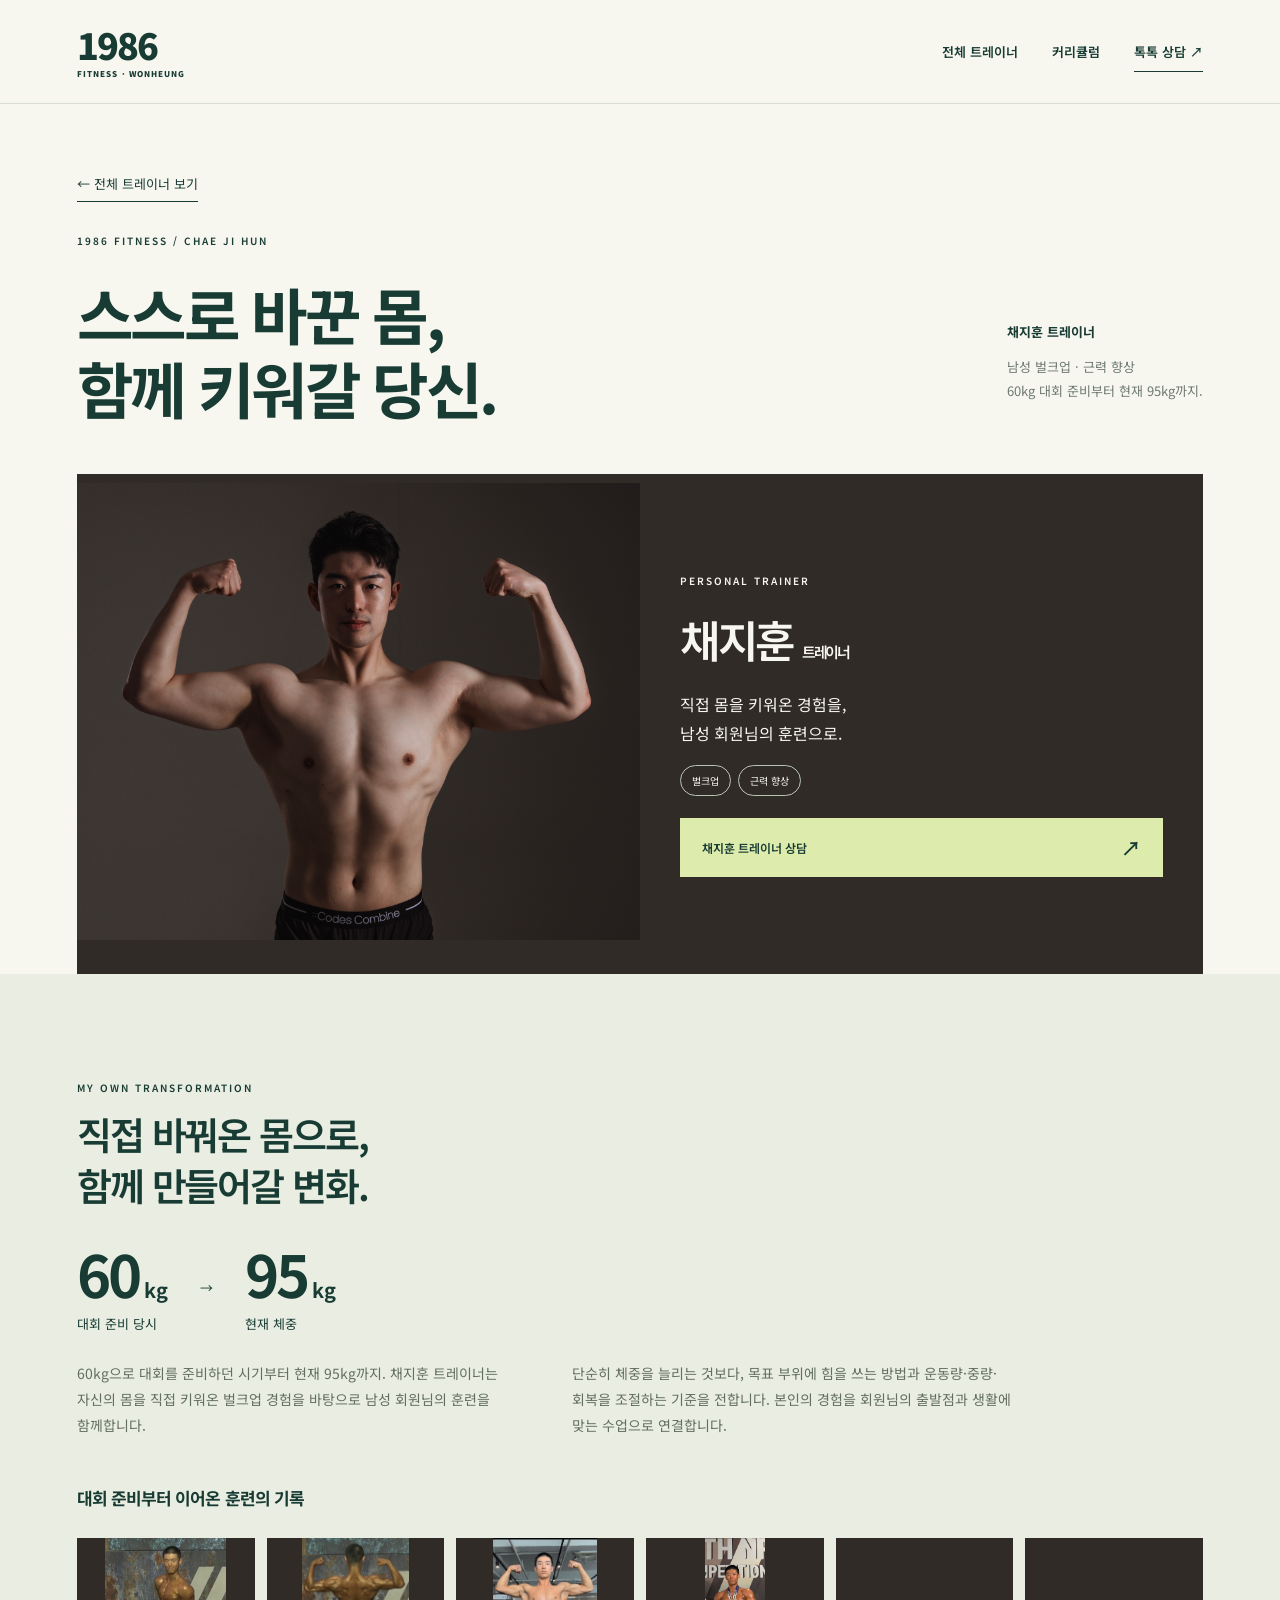
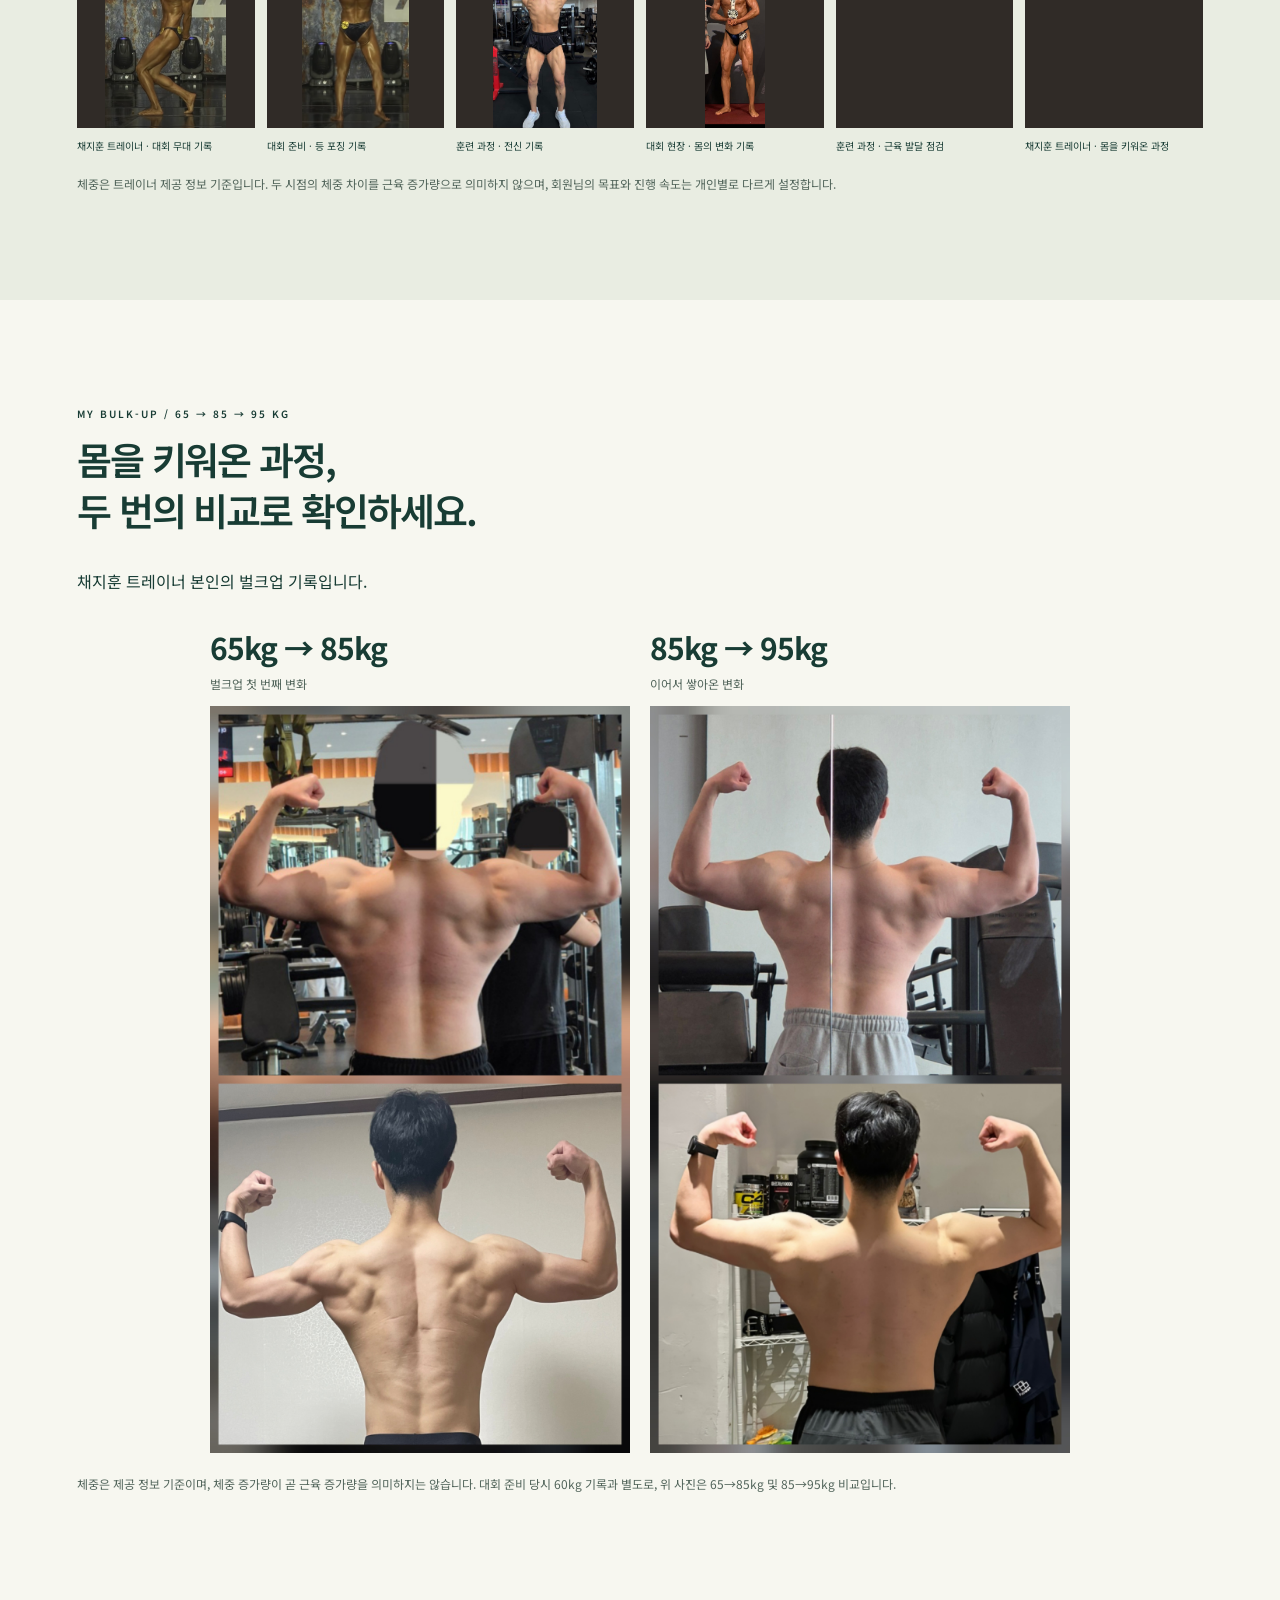
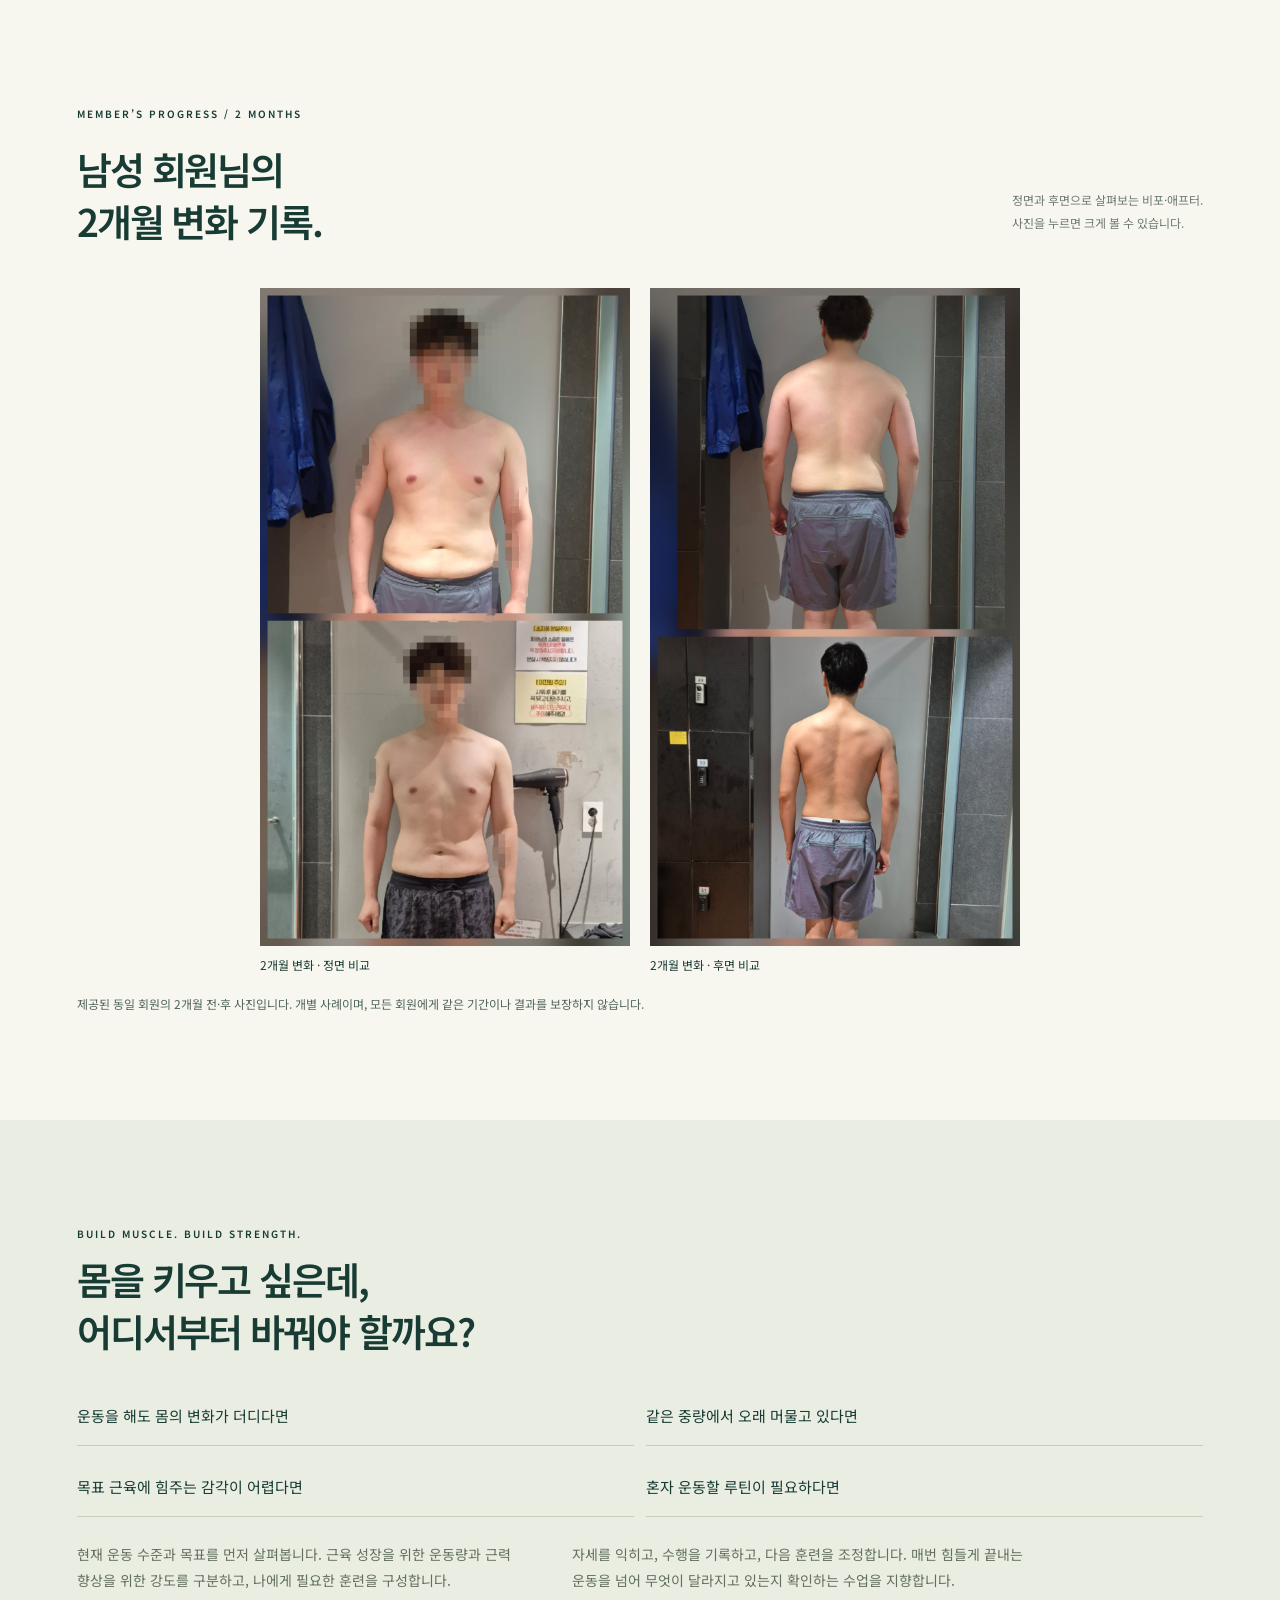
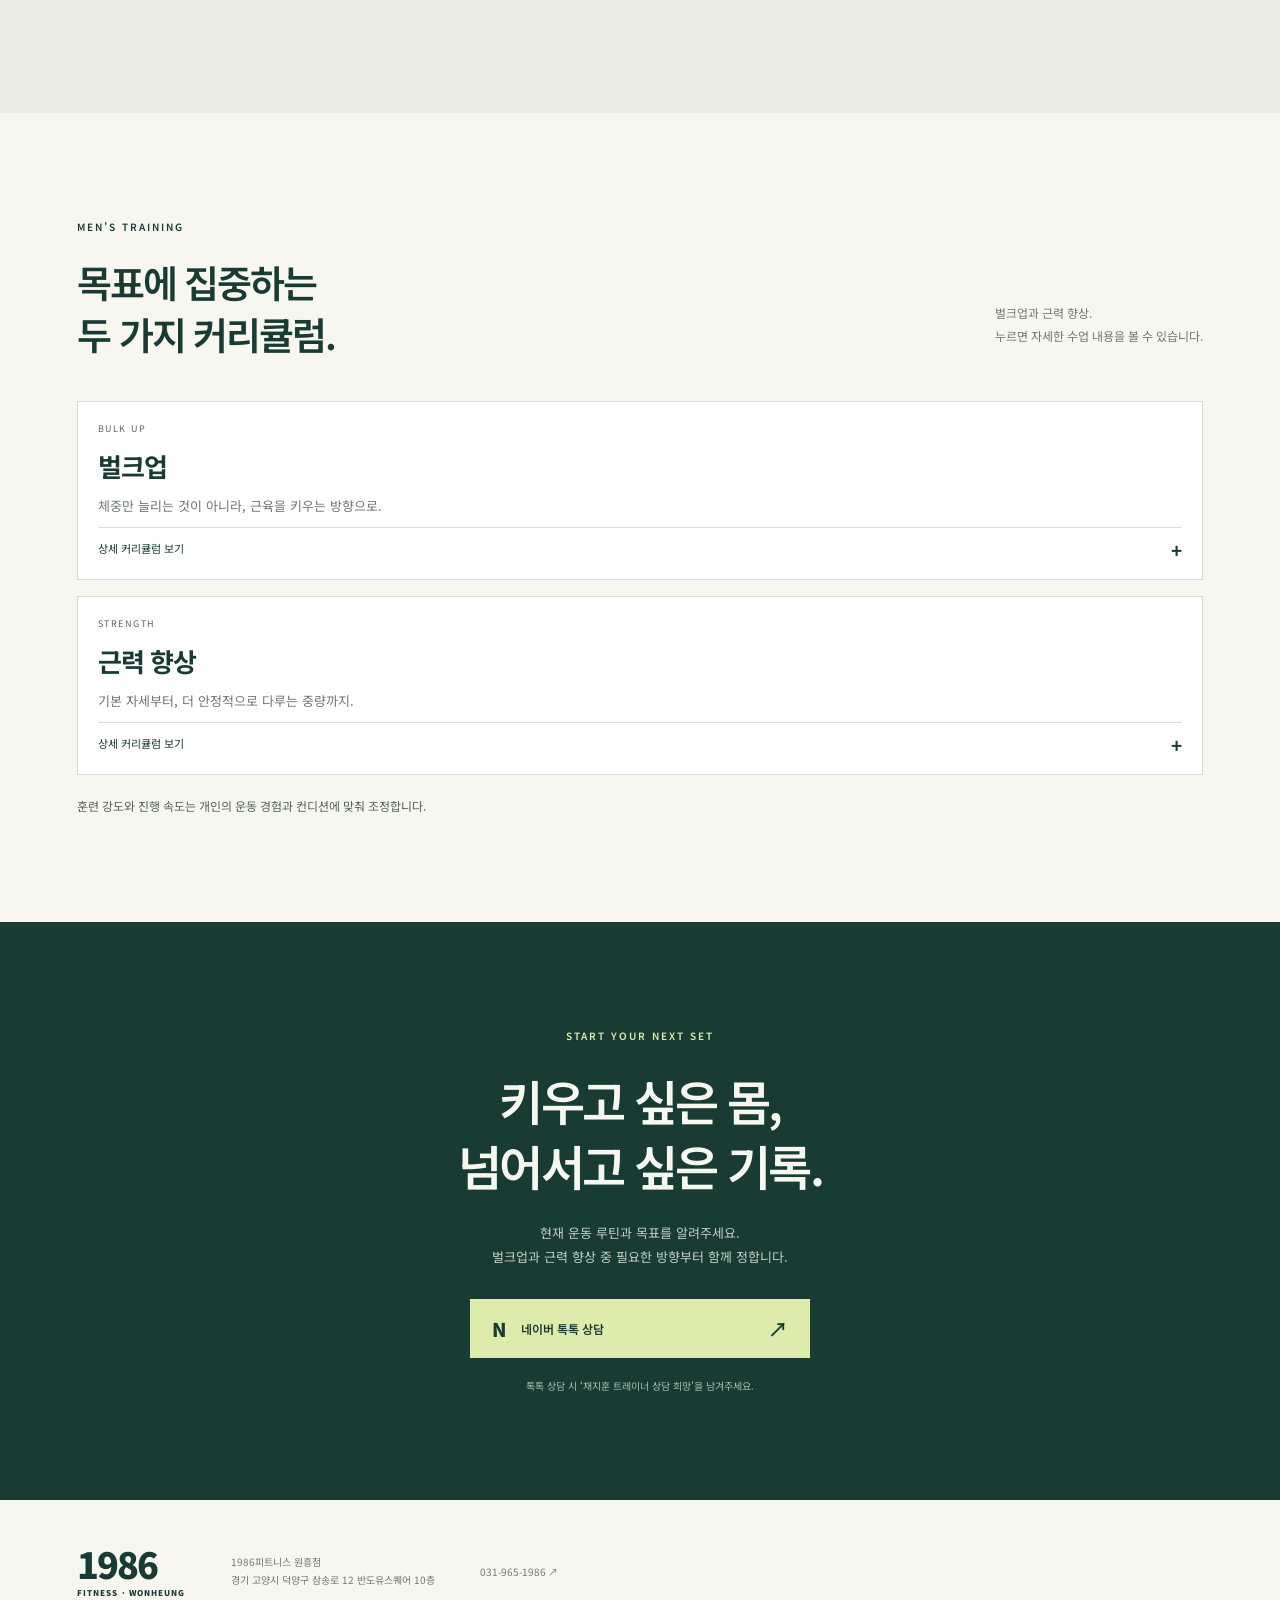
<file: trainers/jihun.html>
<!doctype html>
<html lang="ko"><head><meta charset="UTF-8"><meta name="viewport" content="width=device-width, initial-scale=1"><title>채지훈 트레이너 | 1986피트니스 원흥점</title><meta name="description" content="남성 벌크업과 근력 향상을 위한 채지훈 트레이너의 수업. 기본 동작부터 훈련 기록까지, 목표에 맞는 운동을 시작하세요."><link rel="stylesheet" href="styles.css?v=20260928-jihun-bulk-3"></head>
<body class="jaehyun-page jihun-page"><a class="skip" href="#curriculum">커리큘럼으로 바로가기</a><header class="header"><a class="brand" href="index.html">1986<span>FITNESS · WONHEUNG</span></a><nav aria-label="주 메뉴"><a href="index.html#team">전체 트레이너</a><a href="#curriculum">커리큘럼</a><a class="nav-book" data-booking href="http://talk.naver.com/W40TZM">톡톡 상담 ↗</a></nav></header>
<main id="top"><section class="intro"><a class="back-to-team" href="index.html#team">← 전체 트레이너 보기</a><p class="eyebrow">1986 FITNESS / CHAE JI HUN</p><div class="intro-row"><h1>스스로 바꾼 몸,<br>함께 키워갈 당신.</h1><div class="intro-note"><span>채지훈 트레이너</span><p>남성 벌크업 · 근력 향상<br>60kg 대회 준비부터 현재 95kg까지.</p></div></div></section>
<section class="jaehyun-hero jihun-hero"><img src="assets/jihun-profile.jpeg" alt="양팔을 들어 포즈를 취한 채지훈 트레이너 프로필" width="3556" height="2888" fetchpriority="high"><div><p class="eyebrow">PERSONAL TRAINER</p><h2>채지훈 <span>트레이너</span></h2><p>직접 몸을 키워온 경험을,<br>남성 회원님의 훈련으로.</p><div class="tags"><span>벌크업</span><span>근력 향상</span></div><a class="button" data-booking href="http://talk.naver.com/W40TZM">채지훈 트레이너 상담<span class="arrow">↗</span></a></div></section>
<section id="own-story" class="section-pad jihun-story"><p class="eyebrow">MY OWN TRANSFORMATION</p><h2>직접 바꿔온 몸으로,<br>함께 만들어갈 변화.</h2><div class="jihun-weight-story"><div><strong>60<small>kg</small></strong><span>대회 준비 당시</span></div><span aria-hidden="true">→</span><div><strong>95<small>kg</small></strong><span>현재 체중</span></div></div><div class="seulgi-copy"><p>60kg으로 대회를 준비하던 시기부터 현재 95kg까지. 채지훈 트레이너는 자신의 몸을 직접 키워온 벌크업 경험을 바탕으로 남성 회원님의 훈련을 함께합니다.</p><p>단순히 체중을 늘리는 것보다, 목표 부위에 힘을 쓰는 방법과 운동량·중량·회복을 조절하는 기준을 전합니다. 본인의 경험을 회원님의 출발점과 생활에 맞는 수업으로 연결합니다.</p></div><h3 class="jaehyun-gallery-label">대회 준비부터 이어온 훈련의 기록</h3><div class="jihun-story-grid jihun-journey-strip"><figure><a href="assets/jihun-stage.png" target="_blank" rel="noopener" aria-label="채지훈 트레이너 · 대회 무대 기록 크게 보기"><img src="assets/jihun-stage.png" alt="채지훈 트레이너 · 대회 무대 기록" loading="lazy" decoding="async"></a><figcaption>채지훈 트레이너 · 대회 무대 기록</figcaption></figure><figure><a href="assets/jihun-stage-back.png" target="_blank" rel="noopener" aria-label="대회 준비 · 등 포징 기록 크게 보기"><img src="assets/jihun-stage-back.png" alt="대회 준비 · 등 포징 기록" loading="lazy" decoding="async"></a><figcaption>대회 준비 · 등 포징 기록</figcaption></figure><figure><a href="assets/jihun-progress-front.jpeg" target="_blank" rel="noopener" aria-label="훈련 과정 · 전신 기록 크게 보기"><img src="assets/jihun-progress-front.jpeg" alt="훈련 과정 · 전신 기록" loading="lazy" decoding="async"></a><figcaption>훈련 과정 · 전신 기록</figcaption></figure><figure><a href="assets/jihun-progress-stage.jpeg" target="_blank" rel="noopener" aria-label="대회 현장 · 몸의 변화 기록 크게 보기"><img src="assets/jihun-progress-stage.jpeg" alt="대회 현장 · 몸의 변화 기록" loading="lazy" decoding="async"></a><figcaption>대회 현장 · 몸의 변화 기록</figcaption></figure><figure><a href="assets/jihun-progress-gym.jpeg" target="_blank" rel="noopener" aria-label="훈련 과정 · 근육 발달 점검 크게 보기"><img src="assets/jihun-progress-gym.jpeg" alt="훈련 과정 · 근육 발달 점검" loading="lazy" decoding="async"></a><figcaption>훈련 과정 · 근육 발달 점검</figcaption></figure><figure><a href="assets/jihun-growth.jpeg" target="_blank" rel="noopener" aria-label="채지훈 트레이너 · 몸을 키워온 과정 크게 보기"><img src="assets/jihun-growth.jpeg" alt="채지훈 트레이너 · 몸을 키워온 과정" loading="lazy" decoding="async"></a><figcaption>채지훈 트레이너 · 몸을 키워온 과정</figcaption></figure></div><p class="jaehyun-photo-note">체중은 트레이너 제공 정보 기준입니다. 두 시점의 체중 차이를 근육 증가량으로 의미하지 않으며, 회원님의 목표와 진행 속도는 개인별로 다르게 설정합니다.</p></section>
<section id="bulk-progress" class="section-pad jihun-bulk-progress"><p class="eyebrow">MY BULK-UP / 65 → 85 → 95 KG</p><h2>몸을 키워온 과정,<br>두 번의 비교로 확인하세요.</h2><p>채지훈 트레이너 본인의 벌크업 기록입니다.</p><div class="jihun-story-grid jihun-member-grid"><figure><figcaption><strong>65kg → 85kg</strong><span>벌크업 첫 번째 변화</span></figcaption><a href="assets/jihun-65-85.jpeg" target="_blank" rel="noopener" aria-label="65kg에서 85kg 변화 사진 크게 보기"><img src="assets/jihun-65-85.jpeg" alt="채지훈 트레이너 65kg에서 85kg까지의 등 변화 비교" loading="lazy"></a></figure><figure><figcaption><strong>85kg → 95kg</strong><span>이어서 쌓아온 변화</span></figcaption><a href="assets/jihun-85-95.jpeg" target="_blank" rel="noopener" aria-label="85kg에서 95kg 변화 사진 크게 보기"><img src="assets/jihun-85-95.jpeg" alt="채지훈 트레이너 85kg에서 95kg까지의 등 변화 비교" loading="lazy"></a></figure></div><p class="jaehyun-photo-note">체중은 제공 정보 기준이며, 체중 증가량이 곧 근육 증가량을 의미하지는 않습니다. 대회 준비 당시 60kg 기록과 별도로, 위 사진은 65→85kg 및 85→95kg 비교입니다.</p></section>
<section id="member-change" class="section-pad"><div class="section-heading"><div><p class="eyebrow">MEMBER’S PROGRESS / 2 MONTHS</p><h2>남성 회원님의<br>2개월 변화 기록.</h2></div><p>정면과 후면으로 살펴보는 비포·애프터.<br>사진을 누르면 크게 볼 수 있습니다.</p></div><div class="jihun-story-grid jihun-member-grid"><figure><a href="assets/jihun-member-front.jpeg" target="_blank" rel="noopener" aria-label="2개월 변화 · 정면 비교 크게 보기"><img src="assets/jihun-member-front.jpeg" alt="2개월 변화 · 정면 비교" loading="lazy" decoding="async"></a><figcaption>2개월 변화 · 정면 비교</figcaption></figure><figure><a href="assets/jihun-member-back.jpeg" target="_blank" rel="noopener" aria-label="2개월 변화 · 후면 비교 크게 보기"><img src="assets/jihun-member-back.jpeg" alt="2개월 변화 · 후면 비교" loading="lazy" decoding="async"></a><figcaption>2개월 변화 · 후면 비교</figcaption></figure></div><p class="jaehyun-photo-note">제공된 동일 회원의 2개월 전·후 사진입니다. 개별 사례이며, 모든 회원에게 같은 기간이나 결과를 보장하지 않습니다.</p></section>
<section class="section-pad jaehyun-method"><p class="eyebrow">BUILD MUSCLE. BUILD STRENGTH.</p><h2>몸을 키우고 싶은데,<br>어디서부터 바꿔야 할까요?</h2><div class="jaehyun-concerns"><p>운동을 해도 몸의 변화가 더디다면</p><p>같은 중량에서 오래 머물고 있다면</p><p>목표 근육에 힘주는 감각이 어렵다면</p><p>혼자 운동할 루틴이 필요하다면</p></div><div class="seulgi-copy"><p>현재 운동 수준과 목표를 먼저 살펴봅니다. 근육 성장을 위한 운동량과 근력 향상을 위한 강도를 구분하고, 나에게 필요한 훈련을 구성합니다.</p><p>자세를 익히고, 수행을 기록하고, 다음 훈련을 조정합니다. 매번 힘들게 끝내는 운동을 넘어 무엇이 달라지고 있는지 확인하는 수업을 지향합니다.</p></div></section>
<section id="curriculum" class="section-pad"><div class="section-heading"><div><p class="eyebrow">MEN’S TRAINING</p><h2>목표에 집중하는<br>두 가지 커리큘럼.</h2></div><p>벌크업과 근력 향상.<br>누르면 자세한 수업 내용을 볼 수 있습니다.</p></div><div class="curriculum-choices jihun-curricula"><details class="curriculum-disclosure"><summary><span class="curriculum-summary"><span class="focus-no">BULK UP</span><strong>벌크업</strong><span>체중만 늘리는 것이 아니라, 근육을 키우는 방향으로.</span><span class="disclosure-action"><span class="closed-label">상세 커리큘럼 보기</span><span class="open-label">상세 접기</span><b aria-hidden="true">+</b></span></span></summary><div class="curriculum-expanded"><div><h3>근육 성장을 위한 훈련 기준</h3><ol><li>운동 경험과 현재 루틴, 목표 부위 확인</li><li>가슴·등·어깨·하체를 균형 있게 훈련하는 루틴 구성</li><li>반복 횟수·세트·중량을 기록하고 점진적으로 조정</li><li>식사와 회복 습관을 함께 점검하며 진행 상황 확인</li></ol><p class="curriculum-goal">무작정 많이 먹고 들기보다, 나에게 맞는 성장 기준을 만듭니다.</p></div></div></details>
<details class="curriculum-disclosure"><summary><span class="curriculum-summary"><span class="focus-no">STRENGTH</span><strong>근력 향상</strong><span>기본 자세부터, 더 안정적으로 다루는 중량까지.</span><span class="disclosure-action"><span class="closed-label">상세 커리큘럼 보기</span><span class="open-label">상세 접기</span><b aria-hidden="true">+</b></span></span></summary><div class="curriculum-expanded"><div><h3>기록을 쌓아가는 근력 프로그램</h3><ol><li>스쿼트·벤치프레스·데드리프트 등 기본 동작 점검</li><li>호흡과 몸통 안정성, 힘을 전달하는 자세 익히기</li><li>현재 수준에 맞는 중량과 반복 횟수 설정</li><li>수행 기록과 컨디션에 따라 강도·회복 시간 조절</li></ol><p class="curriculum-goal">무게에 앞서 동작을 익히고, 수행 능력에 맞춰 다음 단계를 정합니다.</p></div></div></details></div><p class="jaehyun-photo-note">훈련 강도와 진행 속도는 개인의 운동 경험과 컨디션에 맞춰 조정합니다.</p></section>
<section id="booking" class="booking section-pad"><p class="eyebrow">START YOUR NEXT SET</p><h2>키우고 싶은 몸,<br>넘어서고 싶은 기록.</h2><p>현재 운동 루틴과 목표를 알려주세요.<br>벌크업과 근력 향상 중 필요한 방향부터 함께 정합니다.</p><a class="button" data-booking href="http://talk.naver.com/W40TZM"><span class="naver">N</span>네이버 톡톡 상담<span class="arrow">↗</span></a><small>톡톡 상담 시 ‘채지훈 트레이너 상담 희망’을 남겨주세요.</small></section></main><footer><a class="brand" href="index.html">1986<span>FITNESS · WONHEUNG</span></a><p>1986피트니스 원흥점<br>경기 고양시 덕양구 삼송로 12 반도유스퀘어 10층</p><a href="tel:0319651986">031-965-1986 ↗</a></footer><div class="mobile-book"><span>채지훈 트레이너 <strong>운동 상담</strong></span><a data-booking href="http://talk.naver.com/W40TZM">톡톡 상담 ↗</a></div><script src="script.js?v=20260928-talk-1"></script></body></html>
</file>
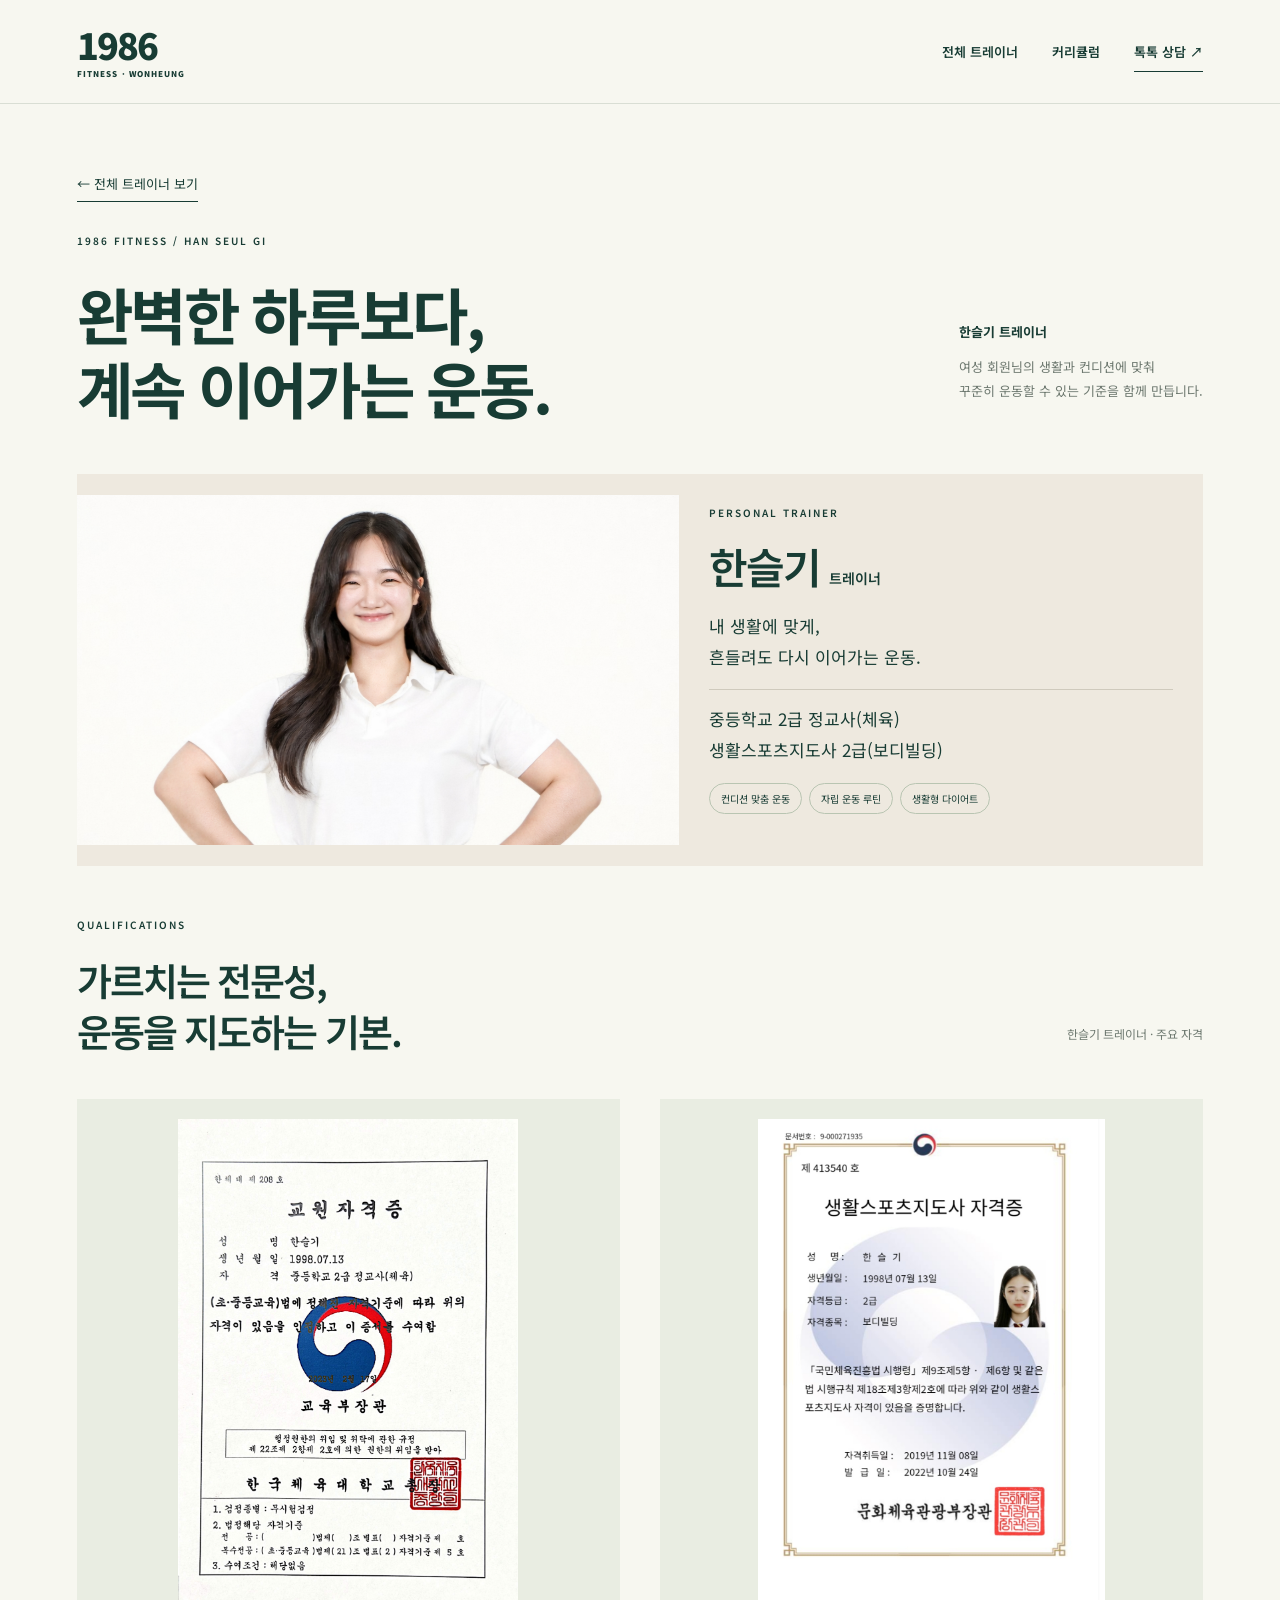
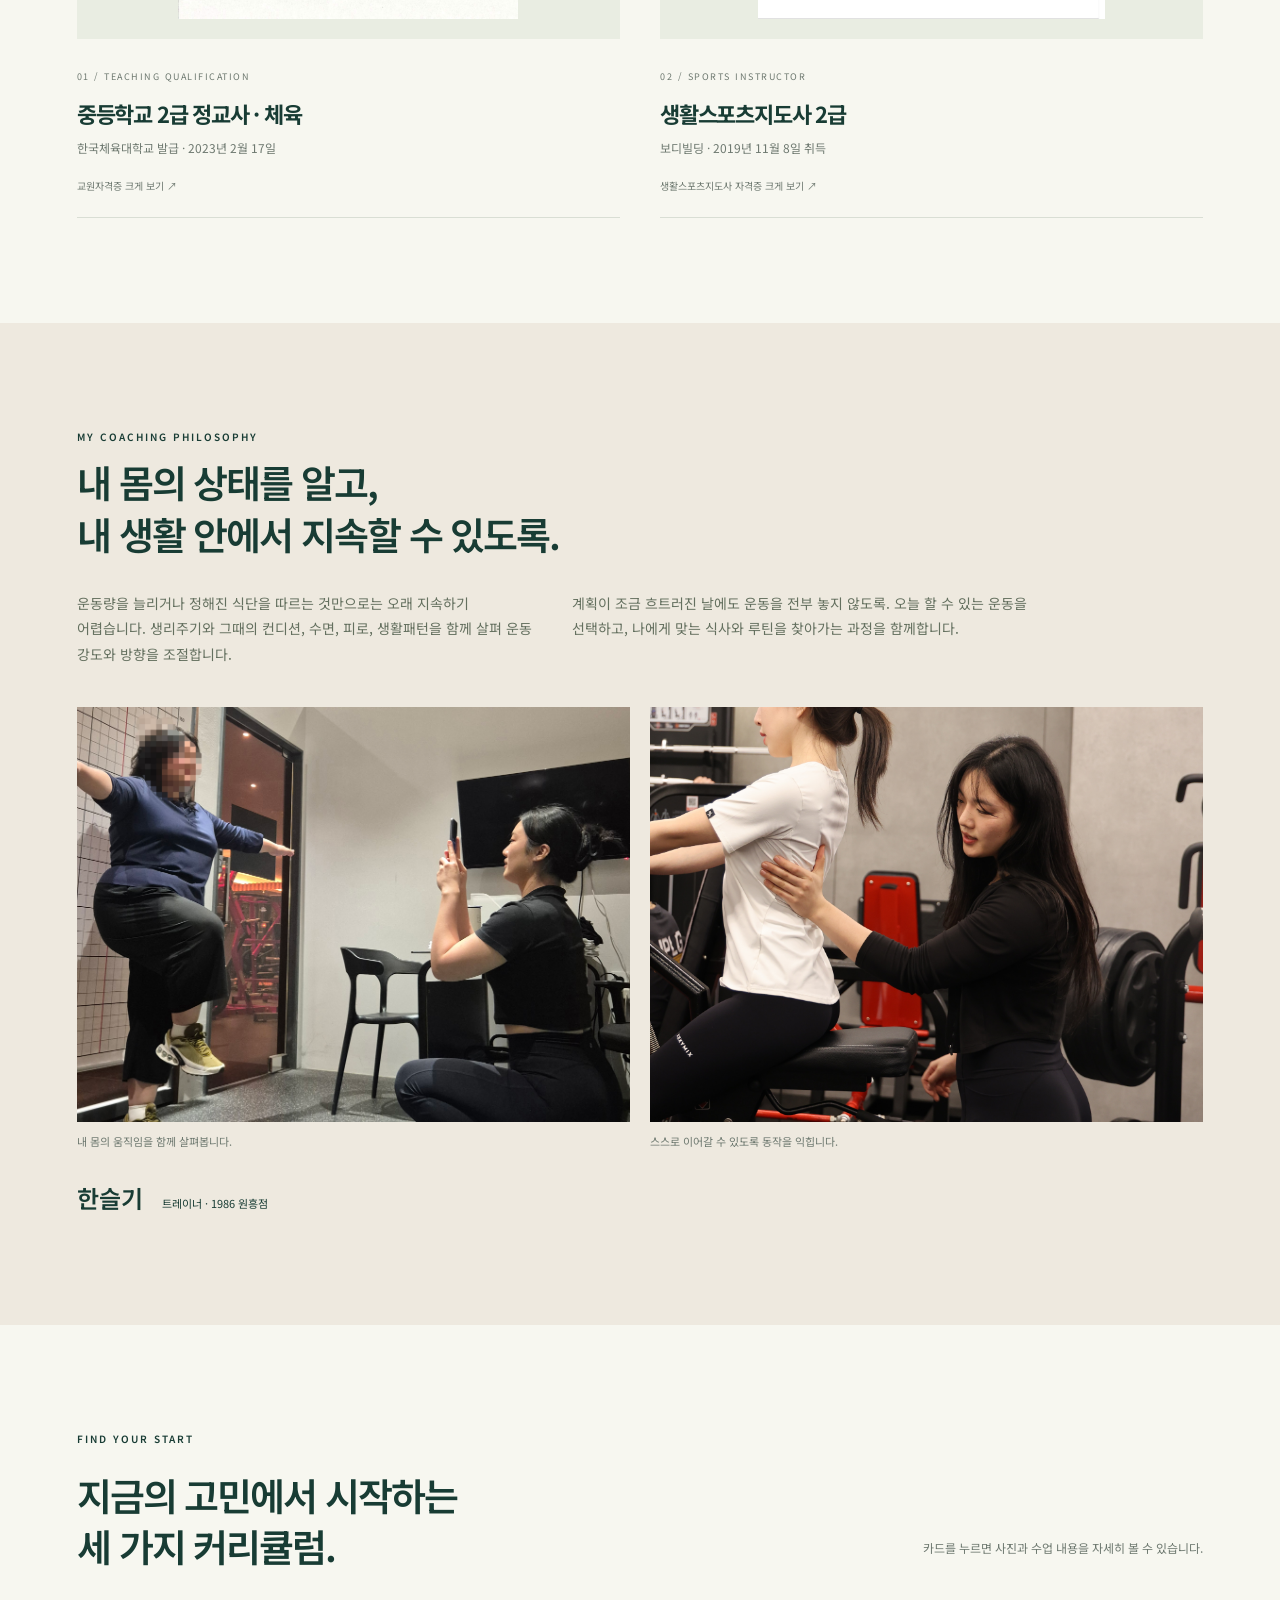
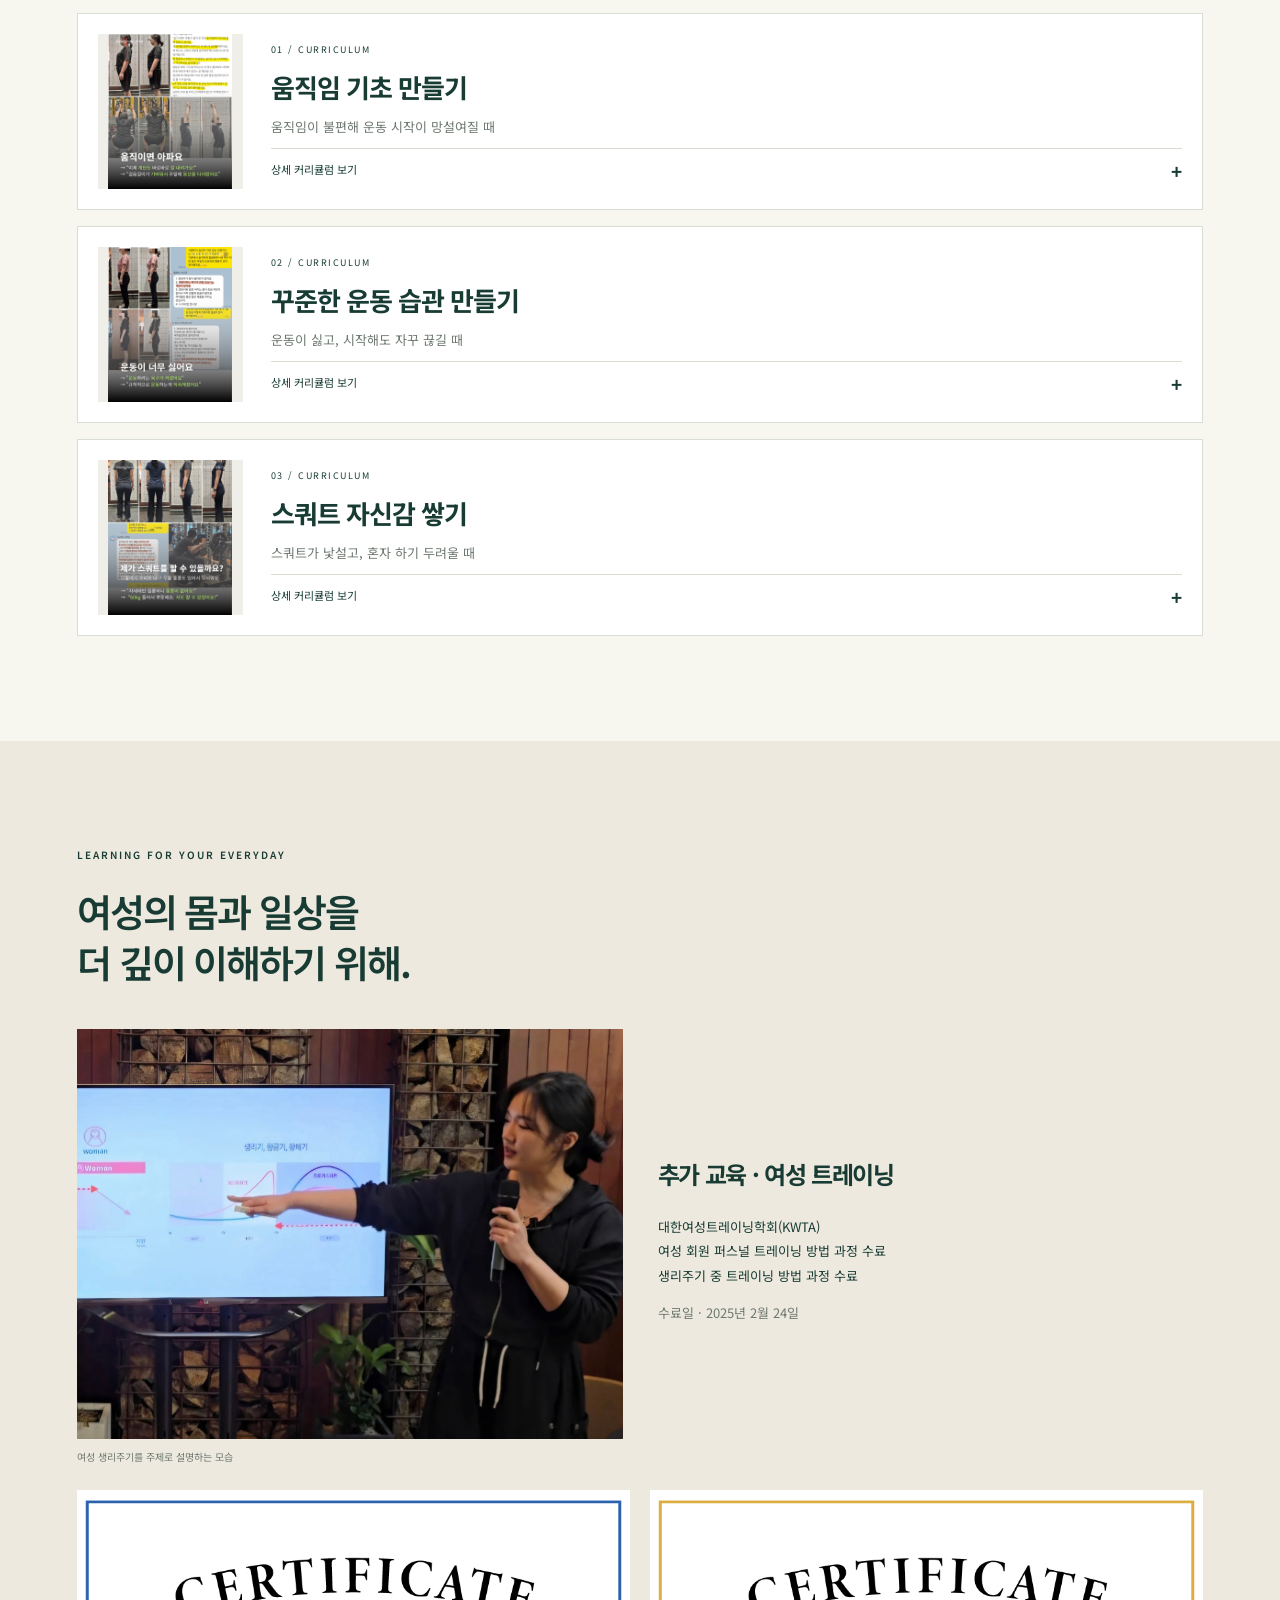
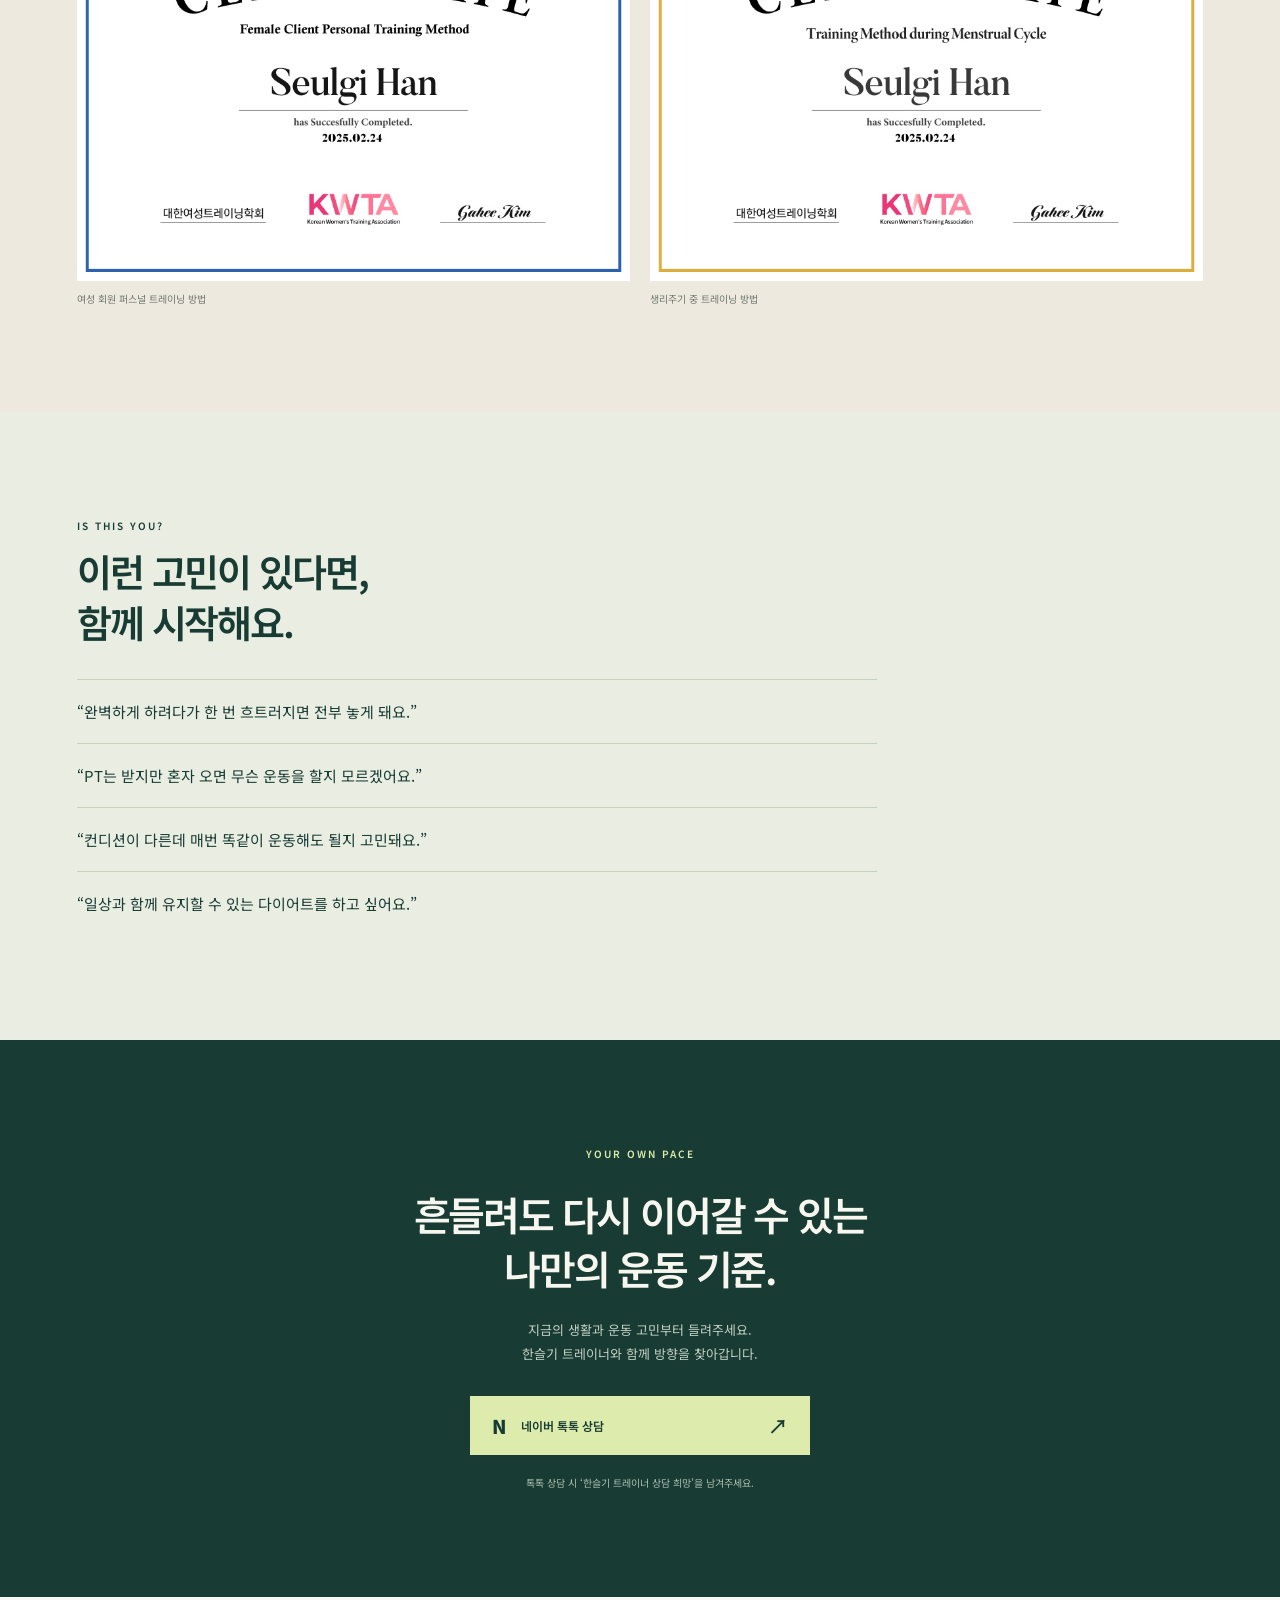
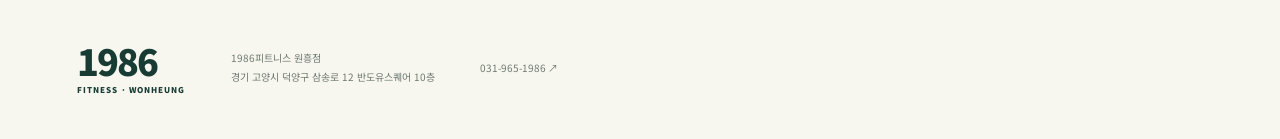
<file: trainers/seulgi.html>
<!doctype html>
<html lang="ko"><head><meta charset="UTF-8"><meta name="viewport" content="width=device-width, initial-scale=1"><title>한슬기 트레이너 | 1986피트니스 원흥점</title><meta name="description" content="여성 회원의 생활패턴과 컨디션을 함께 살피는 한슬기 트레이너. 컨디션 맞춤 운동, 자립 운동 루틴, 생활형 다이어트."><link rel="stylesheet" href="styles.css?v=20260928-portrait-2"></head>
<body class="seulgi-page"><a class="skip" href="#curriculum">커리큘럼으로 바로가기</a>
<header class="header"><a class="brand" href="index.html">1986<span>FITNESS · WONHEUNG</span></a><nav aria-label="주 메뉴"><a href="index.html#team">전체 트레이너</a><a href="#curriculum">커리큘럼</a><a class="nav-book" data-booking href="http://talk.naver.com/W40TZM">톡톡 상담 ↗</a></nav></header>
<main id="top">
<section class="intro"><a class="back-to-team" href="index.html#team">← 전체 트레이너 보기</a><p class="eyebrow">1986 FITNESS / HAN SEUL GI</p><div class="intro-row"><h1>완벽한 하루보다,<br>계속 이어가는 운동.</h1><div class="intro-note"><span>한슬기 트레이너</span><p>여성 회원님의 생활과 컨디션에 맞춰<br>꾸준히 운동할 수 있는 기준을 함께 만듭니다.</p></div></div></section>
<section class="seulgi-hero"><img src="assets/seulgi-profile.jpeg" alt="흰색 카라티를 입고 웃고 있는 한슬기 트레이너" width="4392" height="2876" fetchpriority="high"><div><p class="eyebrow">PERSONAL TRAINER</p><h2>한슬기 <span>트레이너</span></h2><p>내 생활에 맞게,<br>흔들려도 다시 이어가는 운동.</p><p class="seulgi-core-summary">중등학교 2급 정교사(체육)<br>생활스포츠지도사 2급(보디빌딩)</p><div class="tags"><span>컨디션 맞춤 운동</span><span>자립 운동 루틴</span><span>생활형 다이어트</span></div></div></section>
<section class="seulgi-main-credentials section-pad" id="main-credentials"><div class="section-heading"><div><p class="eyebrow">QUALIFICATIONS</p><h2>가르치는 전문성,<br>운동을 지도하는 기본.</h2></div><p>한슬기 트레이너 · 주요 자격</p></div><div class="certificate-grid"><figure><a href="assets/seulgi-teaching.jpeg" target="_blank" rel="noopener"><img src="assets/seulgi-teaching.jpeg" alt="한국체육대학교 발급 한슬기 중등학교 2급 정교사 체육 교원자격증, 크게 보기" loading="lazy"></a><figcaption><span>01 / TEACHING QUALIFICATION</span><h3>중등학교 2급 정교사 · 체육</h3><p>한국체육대학교 발급 · 2023년 2월 17일</p><small>교원자격증 크게 보기 ↗</small></figcaption></figure><figure><a href="assets/seulgi-sports-license.jpeg" target="_blank" rel="noopener"><img src="assets/seulgi-sports-license.jpeg" alt="한슬기 생활스포츠지도사 2급 보디빌딩 자격증, 크게 보기" loading="lazy"></a><figcaption><span>02 / SPORTS INSTRUCTOR</span><h3>생활스포츠지도사 2급</h3><p>보디빌딩 · 2019년 11월 8일 취득</p><small>생활스포츠지도사 자격증 크게 보기 ↗</small></figcaption></figure></div></section>
<section class="seulgi-intro section-pad"><p class="eyebrow">MY COACHING PHILOSOPHY</p><h2>내 몸의 상태를 알고,<br>내 생활 안에서 지속할 수 있도록.</h2><div class="seulgi-copy"><p>운동량을 늘리거나 정해진 식단을 따르는 것만으로는 오래 지속하기 어렵습니다. 생리주기와 그때의 컨디션, 수면, 피로, 생활패턴을 함께 살펴 운동 강도와 방향을 조절합니다.</p><p>계획이 조금 흐트러진 날에도 운동을 전부 놓지 않도록. 오늘 할 수 있는 운동을 선택하고, 나에게 맞는 식사와 루틴을 찾아가는 과정을 함께합니다.</p></div><div class="seulgi-philosophy-photos"><figure><img src="assets/seulgi-assessment.jpeg" alt="회원의 움직임을 확인하고 기록하는 한슬기 트레이너" loading="lazy"><figcaption>내 몸의 움직임을 함께 살펴봅니다.</figcaption></figure><figure><img src="assets/seulgi-coaching.jpeg" alt="회원의 기구 운동 자세를 지도하는 한슬기 트레이너" loading="lazy"><figcaption>스스로 이어갈 수 있도록 동작을 익힙니다.</figcaption></figure></div><p class="seulgi-signature">한슬기 <span>트레이너 · 1986 원흥점</span></p></section>
<section id="curriculum" class="section-pad"><div class="section-heading"><div><p class="eyebrow">FIND YOUR START</p><h2>지금의 고민에서 시작하는<br>세 가지 커리큘럼.</h2></div><p>카드를 누르면 사진과 수업 내용을 자세히 볼 수 있습니다.</p></div><div class="curriculum-choices"><details class="curriculum-disclosure"><summary><img src="assets/seulgi-movement-story.png" alt="움직임 변화 사진과 회원 후기" loading="lazy"><span class="curriculum-summary"><span class="focus-no">01 / CURRICULUM</span><strong>움직임 기초 만들기</strong><span>움직임이 불편해 운동 시작이 망설여질 때</span><span class="disclosure-action"><span class="closed-label">상세 커리큘럼 보기</span><span class="open-label">상세 접기</span><b aria-hidden="true">+</b></span></span></summary><div class="curriculum-expanded"><a href="assets/seulgi-movement-story.png" target="_blank" rel="noopener"><img src="assets/seulgi-movement-story.png" alt="움직임 변화 사진과 회원 후기 원본 크게 보기" loading="lazy"></a><div><h3>움직임 기초 만들기</h3><p>움직임이 불편해 운동 시작이 망설여질 때</p><ol><li>생활패턴·컨디션과 운동 중 불편한 동작 살펴보기</li><li>가능한 범위에서 기본 자세와 움직임 익히기</li><li>상태에 맞춰 운동 범위와 강도를 단계적으로 조절</li><li>일상과 개인 운동에서 이어갈 동작 정리</li></ol><p class="curriculum-goal"><strong>수업 목표</strong>내 몸의 상태를 이해하고, 가능한 운동부터 시작하는 기준을 만듭니다.</p><p class="curriculum-case-note">사진과 후기는 해당 회원의 개인 경험이며, 같은 결과를 보장하지 않습니다.</p><a class="text-link" href="#booking">한슬기 트레이너 상담하기 <span>↗</span></a></div></div></details>
<details class="curriculum-disclosure"><summary><img src="assets/seulgi-habit-story.png" alt="운동 습관과 동기 변화에 관한 회원 후기" loading="lazy"><span class="curriculum-summary"><span class="focus-no">02 / CURRICULUM</span><strong>꾸준한 운동 습관 만들기</strong><span>운동이 싫고, 시작해도 자꾸 끊길 때</span><span class="disclosure-action"><span class="closed-label">상세 커리큘럼 보기</span><span class="open-label">상세 접기</span><b aria-hidden="true">+</b></span></span></summary><div class="curriculum-expanded"><a href="assets/seulgi-habit-story.png" target="_blank" rel="noopener"><img src="assets/seulgi-habit-story.png" alt="운동 습관과 동기 변화에 관한 회원 후기 원본 크게 보기" loading="lazy"></a><div><h3>꾸준한 운동 습관 만들기</h3><p>운동이 싫고, 시작해도 자꾸 끊길 때</p><ol><li>지속하기 어려웠던 이유와 실제 생활 일정 확인</li><li>부담 없이 실천할 수 있는 운동 빈도와 루틴 구성</li><li>수업과 개인 운동 기록을 보며 난이도 조절</li><li>계획이 흐트러진 날의 최소 루틴과 다시 시작할 기준 정리</li></ol><p class="curriculum-goal"><strong>수업 목표</strong>완벽한 계획보다, 내 생활에서 반복할 수 있는 운동 습관을 만듭니다.</p><p class="curriculum-case-note">사진과 후기는 해당 회원의 개인 경험이며, 같은 결과를 보장하지 않습니다.</p><a class="text-link" href="#booking">한슬기 트레이너 상담하기 <span>↗</span></a></div></div></details>
<details class="curriculum-disclosure"><summary><img src="assets/seulgi-squat-story.png" alt="스쿼트 지도 장면과 운동 경험에 관한 회원 후기" loading="lazy"><span class="curriculum-summary"><span class="focus-no">03 / CURRICULUM</span><strong>스쿼트 자신감 쌓기</strong><span>스쿼트가 낯설고, 혼자 하기 두려울 때</span><span class="disclosure-action"><span class="closed-label">상세 커리큘럼 보기</span><span class="open-label">상세 접기</span><b aria-hidden="true">+</b></span></span></summary><div class="curriculum-expanded"><a href="assets/seulgi-squat-story.png" target="_blank" rel="noopener"><img src="assets/seulgi-squat-story.png" alt="스쿼트 지도 장면과 운동 경험에 관한 회원 후기 원본 크게 보기" loading="lazy"></a><div><h3>스쿼트 자신감 쌓기</h3><p>스쿼트가 낯설고, 혼자 하기 두려울 때</p><ol><li>스쿼트 경험과 현재 동작·불편함 확인</li><li>맨몸 또는 보조 동작으로 기본 자세와 힘 쓰는 방법 익히기</li><li>동작과 컨디션에 맞춰 운동 범위·중량을 단계적으로 조절</li><li>혼자 운동할 때 확인할 자세와 루틴 정리</li></ol><p class="curriculum-goal"><strong>수업 목표</strong>중량 기록보다 동작의 이해를 먼저 쌓고, 스스로 운동할 자신감을 기릅니다.</p><p class="curriculum-case-note">사진과 후기는 해당 회원의 개인 경험이며, 같은 결과를 보장하지 않습니다.</p><a class="text-link" href="#booking">한슬기 트레이너 상담하기 <span>↗</span></a></div></div></details></div></section>
<section class="seulgi-education section-pad"><div class="section-heading"><div><p class="eyebrow">LEARNING FOR YOUR EVERYDAY</p><h2>여성의 몸과 일상을<br>더 깊이 이해하기 위해.</h2></div></div><div class="seulgi-education-intro"><figure><img src="assets/seulgi-lecture.jpeg" alt="여성 생리주기 관련 자료를 설명하는 한슬기 트레이너" loading="lazy"><figcaption>여성 생리주기를 주제로 설명하는 모습</figcaption></figure><div><h3>추가 교육 · 여성 트레이닝</h3><p>대한여성트레이닝학회(KWTA)<br>여성 회원 퍼스널 트레이닝 방법 과정 수료<br>생리주기 중 트레이닝 방법 과정 수료</p><p class="muted">수료일 · 2025년 2월 24일</p></div></div><div class="seulgi-certificate-pair"><figure><a href="assets/seulgi-women-certificate.jpeg" target="_blank" rel="noopener"><img src="assets/seulgi-women-certificate.jpeg" alt="한슬기 여성 회원 퍼스널 트레이닝 방법 과정 수료증, 크게 보기" loading="lazy"></a><figcaption>여성 회원 퍼스널 트레이닝 방법</figcaption></figure><figure><a href="assets/seulgi-cycle-certificate.jpeg" target="_blank" rel="noopener"><img src="assets/seulgi-cycle-certificate.jpeg" alt="한슬기 생리주기 중 트레이닝 방법 과정 수료증, 크게 보기" loading="lazy"></a><figcaption>생리주기 중 트레이닝 방법</figcaption></figure></div></section>
<section class="seulgi-fit section-pad"><p class="eyebrow">IS THIS YOU?</p><h2>이런 고민이 있다면,<br>함께 시작해요.</h2><ul><li>“완벽하게 하려다가 한 번 흐트러지면 전부 놓게 돼요.”</li><li>“PT는 받지만 혼자 오면 무슨 운동을 할지 모르겠어요.”</li><li>“컨디션이 다른데 매번 똑같이 운동해도 될지 고민돼요.”</li><li>“일상과 함께 유지할 수 있는 다이어트를 하고 싶어요.”</li></ul></section>
<section id="booking" class="booking section-pad"><p class="eyebrow">YOUR OWN PACE</p><h2>흔들려도 다시 이어갈 수 있는<br>나만의 운동 기준.</h2><p>지금의 생활과 운동 고민부터 들려주세요.<br>한슬기 트레이너와 함께 방향을 찾아갑니다.</p><a class="button" data-booking href="http://talk.naver.com/W40TZM"><span class="naver">N</span>네이버 톡톡 상담<span class="arrow">↗</span></a><small>톡톡 상담 시 ‘한슬기 트레이너 상담 희망’을 남겨주세요.</small></section>
</main><footer><a class="brand" href="index.html">1986<span>FITNESS · WONHEUNG</span></a><p>1986피트니스 원흥점<br>경기 고양시 덕양구 삼송로 12 반도유스퀘어 10층</p><a href="tel:0319651986">031-965-1986 ↗</a></footer><div class="mobile-book"><span>한슬기 트레이너 <strong>운동 상담</strong></span><a data-booking href="http://talk.naver.com/W40TZM">톡톡 상담 ↗</a></div><script src="script.js?v=20260928-talk-1"></script></body></html>
</file>
<file: trainers/styles.css>
@import url('https://fonts.googleapis.com/css2?family=Noto+Sans+KR:wght@400;500;600;700;800;900&display=swap');
:root{--paper:#f7f7f0;--green:#183c34;--muted:#6e7970;--line:#d9ded4;--lime:#ddecac}*{box-sizing:border-box}html{scroll-behavior:smooth;scroll-padding-top:90px}body{margin:0;background:var(--paper);color:var(--green);font-family:'Noto Sans KR',sans-serif;word-break:keep-all}a{color:inherit;text-decoration:none;cursor:pointer}button,a{-webkit-tap-highlight-color:transparent}a:focus-visible{outline:3px solid #71993d;outline-offset:6px}img{display:block;width:100%;height:auto}p{line-height:1.85}h1,h2,h3,p{margin-top:0}h1,h2,h3{letter-spacing:-.055em}em{font-style:normal}header,main,footer{max-width:1600px;margin:auto}.header{height:104px;padding:0 6%;display:flex;align-items:center;justify-content:space-between;border-bottom:1px solid var(--line)}.brand{font-size:36px;font-weight:900;letter-spacing:-2px;line-height:1}.brand span{display:block;font-size:8px;letter-spacing:1.1px;margin-top:8px}nav{display:flex;align-items:center;gap:34px;font-size:13px;font-weight:600}.nav-book{border-bottom:1px solid;padding:10px 0}.nav-book span{margin-left:22px}.intro{padding:66px 6% 48px}.eyebrow{font-size:10px;font-weight:600;letter-spacing:2px;display:flex;gap:10px;align-items:center}.dot{width:7px;height:7px;border-radius:50%;background:var(--green)}.intro-row{display:flex;align-items:flex-end;justify-content:space-between;margin-top:26px}.intro h1{font-size:clamp(38px,4.8vw,72px);line-height:1.22;font-weight:700;margin:0}.intro-note{font-size:13px;padding-bottom:5px}.intro-note>span{font-weight:700}.intro-note p{color:var(--muted);margin:14px 0 18px}.intro-note a{display:flex;justify-content:space-between;font-size:11px;border-bottom:1px solid var(--line);padding-bottom:9px}.team{padding:0 6%}.team-rail{border-top:1px solid var(--green);display:flex;justify-content:space-between;padding:16px 0;font-size:9px;letter-spacing:1.5px}.trainer{display:grid;grid-template-columns:1.1fr 1fr;background:#e9ede2}.portrait{position:relative;background:#d0dadd;overflow:hidden}.portrait img{height:100%;object-fit:cover;object-position:center;min-height:600px}.image-label{position:absolute;left:25px;top:26px;font-size:10px;letter-spacing:2px;font-weight:700}.image-label i{display:block;font-size:7px;letter-spacing:1.4px;margin-top:7px;font-style:normal}.profile{padding:35px 11% 38px;display:flex;flex-direction:column;justify-content:center}.profile-top{display:flex;justify-content:space-between;align-items:center;font-size:10px;margin-bottom:42px}.number{font-size:31px;font-weight:400;color:#9fae99}.role{font-size:9px;letter-spacing:2px;margin-bottom:10px}.profile h2{font-size:48px;margin-bottom:24px;line-height:1.2}.profile h2 span{font-size:14px;font-weight:500;letter-spacing:-.5px;margin-left:8px}.profile-copy{font-size:20px;line-height:1.6;font-weight:600;letter-spacing:-.8px}.profile-copy em{color:#6e806a}.tags{display:flex;flex-wrap:wrap;gap:7px;margin-bottom:22px}.tags span{padding:7px 11px;border:1px solid #b9c5b2;border-radius:30px;font-size:10px}.description{font-size:12px;color:#63705f;margin-bottom:27px}.button{display:flex;align-items:center;gap:14px;min-height:57px;padding:15px 22px;background:var(--green);color:white;font-size:12px;font-weight:600;transition:background .2s,transform .2s}.button:hover{background:#2f5948;transform:translateY(-2px)}.naver{font-size:19px;font-weight:900}.arrow{margin-left:auto;font-size:20px}.booking-note{font-size:9px;color:var(--muted);margin:10px 0 28px}.text-link{font-size:10px;border-top:1px solid #ccd3c4;padding-top:18px;display:flex;justify-content:space-between}.section-pad{padding:105px 6%}.section-heading{display:flex;justify-content:space-between;align-items:flex-end;margin-bottom:42px}h2{font-size:38px;line-height:1.35;font-weight:600}.section-heading h2{margin:20px 0 0}.section-heading>p{color:var(--muted);font-size:12px}.focus-grid{display:grid;grid-template-columns:repeat(3,1fr);border-top:1px solid var(--green)}.focus-grid article{padding:28px 30px 0 0}.focus-grid article+article{padding-left:30px;border-left:1px solid var(--line)}.focus-no{font-size:9px;letter-spacing:1.5px}.line-icon{font-size:60px;line-height:1;width:90px;height:90px;margin:26px 0 14px;font-family:serif;font-weight:400}.focus-grid h3{font-size:23px;margin-bottom:15px}.focus-grid p{font-size:12px;color:var(--muted);margin:0}.credentials{background:#e9ede2;display:grid;grid-template-columns:1fr 1fr;gap:8%;align-items:center}.credential-photo img{aspect-ratio:1.08;object-fit:cover}.credential-text h2{margin:20px 0}.muted{font-size:12px;color:var(--muted)}ul{list-style:none;padding:0;margin:26px 0 0}li{padding:18px 0;border-top:1px solid #c5d0bd;display:grid;grid-template-columns:75px 1fr;gap:5px;font-size:11px}li>span{grid-row:span 2;color:var(--muted);font-size:10px}li strong{font-weight:600}li small{font-size:10px;color:var(--muted)}.story{display:grid;grid-template-columns:1fr 1fr;gap:8%;align-items:center;padding-left:12%;padding-right:12%}.story-text h2{font-size:44px;margin:25px 0}.story-text em{color:#829775}.story-text>p:not(.eyebrow){font-size:12px;color:var(--muted)}.stage-photo{position:relative;background:#111;max-height:550px;overflow:hidden}.stage-photo img{max-height:550px;object-fit:cover;object-position:center}.stage-photo>span{position:absolute;bottom:25px;left:25px;color:white;font-size:8px;letter-spacing:2px}.booking{text-align:center;background:var(--green);color:var(--paper)}.booking .eyebrow{justify-content:center;color:var(--lime)}.booking h2{font-size:48px;margin:23px 0}.booking p:not(.eyebrow){font-size:13px;color:#c3cec3}.booking .button{background:var(--lime);color:var(--green);max-width:340px;margin:30px auto 13px}.booking small{color:#acbdad;font-size:10px}footer{padding:45px 6%;display:flex;gap:45px;align-items:center}footer p,footer>a:not(.brand){font-size:10px;color:var(--muted);margin:0}footer small{font-size:8px;margin-left:auto;color:var(--muted)}.skip{position:fixed;top:-100px;left:20px;background:white;padding:15px;z-index:20}.skip:focus{top:10px}.mobile-book{display:none}
@media(min-width:1500px){.profile{padding-top:60px;padding-bottom:60px}.profile-top{margin-bottom:60px}}
@media(max-width:950px){.header{height:85px}.intro{padding-top:42px}.intro-note{font-size:11px}.profile{padding:25px 8%}.profile h2{font-size:38px}.profile-top{margin-bottom:25px}.portrait img{min-height:570px}.profile-copy{font-size:17px}.tags span{font-size:9px;padding:6px 8px}.section-pad{padding-top:75px;padding-bottom:75px}.credential-text h2{font-size:30px}footer{gap:25px;flex-wrap:wrap}}
@media(max-width:650px){html{scroll-padding-top:20px}.header{height:78px;padding:0 6%}.brand{font-size:31px}.brand span{font-size:7px}nav{gap:0}nav>a:not(.nav-book){display:none}.nav-book{font-size:11px}.intro{padding:38px 6% 28px}.eyebrow{font-size:8px;letter-spacing:1.4px}.intro-row{display:block;margin-top:23px}.intro h1{font-size:40px}.intro-note{margin-top:25px;display:flex;align-items:center;justify-content:space-between}.intro-note>span,.intro-note>a{display:none}.intro-note p{margin:0;font-size:12px}.team-rail{font-size:7px;padding:13px 0;letter-spacing:1px}.trainer{grid-template-columns:1fr}.portrait img{min-height:0;max-height:none;aspect-ratio:3011/3764;object-fit:contain}.image-label{left:20px;top:20px;font-size:9px}.profile{padding:27px 25px 30px}.profile-top{margin-bottom:20px}.profile h2{font-size:42px}.profile-copy{font-size:20px}.description{font-size:12px}.tags span{font-size:10px}.button{font-size:13px}.booking-note{font-size:10px}.section-pad{padding:62px 6%}.section-heading{display:block;margin-bottom:30px}.section-heading h2{font-size:31px}.section-heading>p{font-size:11px;margin-top:18px}.focus-grid{grid-template-columns:1fr}.focus-grid article,.focus-grid article+article{padding:22px 0;border-left:0;border-bottom:1px solid var(--line);display:grid;grid-template-columns:1fr 58px}.focus-no{grid-column:1;font-size:8px}.line-icon{grid-row:1 / 4;grid-column:2;width:auto;height:auto;margin:0;font-size:43px;align-self:center}.focus-grid h3{font-size:22px;margin:15px 0 10px}.focus-grid p{font-size:11px}.credentials{grid-template-columns:1fr;gap:32px}.credential-photo img{aspect-ratio:1.25}.credential-text h2{font-size:32px}li{padding:18px 0}.story{grid-template-columns:1fr;gap:25px}.story-text h2{font-size:36px}.stage-photo{max-height:480px}.stage-photo img{max-height:480px;object-fit:cover}.booking h2{font-size:35px}.booking p:not(.eyebrow){font-size:12px}.booking small{font-size:9px}footer{padding:32px 6% 110px;display:grid;grid-template-columns:1fr 1fr;gap:25px}footer p{grid-column:1/-1;grid-row:2}footer small{margin:0;grid-column:1/-1}footer>a:not(.brand){text-align:right}.mobile-book{display:flex;position:fixed;z-index:10;bottom:0;left:0;right:0;background:var(--paper);border-top:1px solid var(--line);padding:12px 6% max(12px,env(safe-area-inset-bottom));align-items:center;justify-content:space-between;box-shadow:0 -5px 25px #183c3408}.mobile-book>span{font-size:9px;line-height:1.7}.mobile-book strong{display:block;font-size:12px}.mobile-book a{background:var(--green);color:white;padding:13px 21px;font-size:11px}}
.certificate-grid{display:grid;grid-template-columns:1fr 1fr;gap:40px}.certificate-grid figure{margin:0;min-width:0}.certificate-grid figure>a{display:block;background:#e9ede2;padding:20px}.certificate-grid img{width:100%;height:500px;object-fit:contain}.certificate-grid figcaption{padding:22px 0;border-bottom:1px solid var(--line)}.certificate-grid figcaption>span{font-size:9px;letter-spacing:1.5px;color:var(--muted)}.certificate-grid h3{font-size:24px;margin:12px 0 8px}.certificate-grid p{font-size:12px;color:var(--muted);margin:0 0 12px}.certificate-grid small{font-size:10px;color:var(--muted)}@media(max-width:650px){.certificate-grid{grid-template-columns:1fr;gap:30px}.certificate-grid img{height:auto;max-height:540px}.certificate-grid figure>a{padding:14px}.qualification-gallery h2{font-size:31px}}
.movement-case{padding-top:0}.comparison-grid{display:grid;grid-template-columns:1fr 1fr;gap:22px}.comparison-grid figure{margin:0;min-width:0}.comparison-image{position:relative;overflow:hidden;background:#e9ede2}.comparison-image img{aspect-ratio:4/3;object-fit:contain}.comparison-image>span{position:absolute;top:16px;left:16px;background:var(--paper);color:var(--green);padding:10px 14px;font-size:9px;letter-spacing:1.4px}.comparison-image b{font-weight:500;margin-left:9px;letter-spacing:0}.comparison-grid figure:last-child .comparison-image>span{background:var(--green);color:white}.comparison-grid figcaption{padding:15px 0;border-bottom:1px solid var(--line);font-size:10px;letter-spacing:.5px}.case-description{font-size:14px;margin:25px 0 12px}.case-note{font-size:10px;color:var(--muted);max-width:750px;margin:0;line-height:1.8}@media(max-width:650px){.movement-case{padding-top:0}.movement-case h2{font-size:31px}.comparison-grid{gap:10px}.comparison-image>span{position:static;display:block;padding:9px 10px;font-size:8px;letter-spacing:1px}.comparison-image b{margin-left:5px;font-size:9px}.comparison-grid figcaption{font-size:8px;letter-spacing:0}.case-description{font-size:12px}.case-note{font-size:9px}}
.training-scenes{padding-top:0}.training-scenes figure{margin:0;min-width:0}.training-scenes figcaption{font-size:9px;letter-spacing:.8px;padding:14px 0;border-bottom:1px solid var(--line);color:var(--muted)}.coach-practice{display:grid;grid-template-columns:1.15fr 1fr;gap:7%;align-items:center}.squat-frame{aspect-ratio:1;overflow:hidden;background:#d3d4c9}.squat-frame img{width:100%;height:100%;object-fit:cover;object-position:center bottom}.practice-copy h3,.bodybuilding-heading h3{font-size:34px;line-height:1.4;margin:20px 0}.practice-copy>p:not(.eyebrow),.bodybuilding-heading>p:not(.eyebrow){font-size:13px;color:var(--muted)}.practice-copy .text-link{margin-top:28px}.member-strength{display:grid;grid-template-columns:1.35fr 1fr;gap:24px;margin-top:38px;align-items:start}.member-strength figure:first-child{padding-top:55px}.member-strength img{width:100%;height:auto}.member-strength figure:last-child img{max-height:510px;object-fit:contain;background:#e9ede2}.bodybuilding-heading{margin:65px 0 28px;border-top:1px solid var(--line);padding-top:35px}.member-build{display:grid;grid-template-columns:1fr 1fr;gap:24px}.member-frame{aspect-ratio:4/5;overflow:hidden;position:relative;background:#d3d4c9}.member-frame>img{height:100%;object-fit:cover}.screenshot-frame>img{position:absolute;width:110%;height:auto;max-width:none;left:-5%;bottom:-26%}@media(max-width:650px){.training-scenes{padding-top:0}.training-scenes h2{font-size:31px}.coach-practice{grid-template-columns:1fr;gap:25px}.practice-copy h3,.bodybuilding-heading h3{font-size:28px}.practice-copy>p:not(.eyebrow),.bodybuilding-heading>p:not(.eyebrow){font-size:12px}.member-strength{gap:18px;grid-template-columns:1fr;margin-top:30px}.member-strength figure:first-child{padding-top:0}.member-strength figure:last-child img{max-height:none}.member-build{gap:12px}.training-scenes figcaption{font-size:8px;letter-spacing:0;line-height:1.8}.bodybuilding-heading{margin-top:45px}}
.team-directory{padding:0 6% 70px}.directory-heading{display:flex;align-items:center;justify-content:space-between;border-top:1px solid var(--green);padding-top:22px}.directory-heading h2{font-size:22px;margin:0}.directory-heading>span{font-size:11px;color:var(--muted)}.team-filters{display:flex;gap:8px;flex-wrap:wrap;margin:22px 0}.team-filters button{font:inherit;font-size:12px;padding:9px 18px;border:1px solid var(--line);background:transparent;color:var(--green);border-radius:30px;cursor:pointer}.team-filters button[aria-pressed=true]{background:var(--green);color:white;border-color:var(--green)}.team-filters button:focus-visible{outline:3px solid #71993d;outline-offset:3px}.coach-grid{display:grid;grid-template-columns:repeat(3,minmax(0,1fr));gap:28px 22px}.coach-card{min-width:0;border:1px solid var(--line);background:#fff}.coach-card[hidden]{display:none}.coach-card-photo,.pending-photo{aspect-ratio:1.3;position:relative;overflow:hidden;background:#eaeee4}.coach-card-photo img{height:100%;width:100%;object-fit:cover;object-position:left center;transition:transform .3s}.coach-card:hover .coach-card-photo img{transform:scale(1.035)}.coach-card-photo>span{position:absolute;right:14px;bottom:14px;background:var(--paper);width:33px;height:33px;border-radius:50%;display:grid;place-items:center}.coach-card-copy{padding:20px}.coach-card-name{display:flex;gap:10px;align-items:center}.coach-card h3{font-size:24px;margin:0}.coach-card-name>span{font-size:11px;color:var(--muted)}.coach-card-copy p{font-size:11px;color:var(--muted);margin:10px 0 14px}.card-specialties{display:flex;flex-wrap:wrap;gap:5px}.card-specialties span{font-size:9px;background:#edf1e7;padding:5px 7px}.card-detail{display:block;border-top:1px solid var(--line);padding-top:13px;margin-top:18px;font-size:10px}.pending-photo{display:flex;flex-direction:column;align-items:center;justify-content:center;color:#9ca995}.pending-photo b{font-size:46px;letter-spacing:-3px}.pending-photo small{font-size:8px;letter-spacing:2px}.pending-card{background:transparent;color:#758270}.pending-card h3{font-size:20px}.pending-card .coach-card-copy>small{font-size:9px;color:var(--muted)}.directory-status{font-size:11px;color:var(--muted);margin:25px 0 0}.back-to-team{display:inline-block;font-size:13px;margin-bottom:30px;border-bottom:1px solid;padding-bottom:8px}@media(max-width:650px){.coach-grid{grid-template-columns:repeat(2,minmax(0,1fr));gap:16px 12px}.directory-heading h2{font-size:19px}.directory-heading>span{font-size:9px;max-width:110px;text-align:right}.team-filters{gap:6px}.team-filters button{font-size:10px;padding:8px 12px}.coach-card-photo,.pending-photo{aspect-ratio:1}.coach-card-copy{padding:12px}.coach-card h3{font-size:20px}.coach-card-name{gap:7px}.coach-card-name>span{font-size:9px}.coach-card-copy p{font-size:10px}.card-specialties span{font-size:8px;padding:4px}.card-detail{font-size:9px}.pending-card h3{font-size:17px}.directory-status{font-size:10px}.pending-photo b{font-size:36px}.pending-photo small{font-size:6px}.coach-card-photo>span{right:8px;bottom:8px;width:25px;height:25px}.team-directory{padding-bottom:45px}}
/* Compact mobile galleries: preserve complete evidence photos in paired frames. */
@media(max-width:650px){
  .section-pad{padding-top:40px;padding-bottom:40px}
  .movement-case,.training-scenes{padding-top:0}
  .portrait img{height:300px;min-height:0;aspect-ratio:auto;object-fit:contain}
  .image-label{font-size:8px;left:12px;top:12px}
  .member-strength,.member-build,.certificate-grid{grid-template-columns:repeat(2,minmax(0,1fr));gap:10px;align-items:start}
  .member-strength{margin-top:22px}
  .member-strength figure:first-child{padding-top:0}
  .member-strength img,.member-strength figure:last-child img{height:200px;max-height:200px;object-fit:contain;background:#e9ede2}
  .member-frame{height:200px;aspect-ratio:auto}
  .member-frame:not(.screenshot-frame)>img{object-fit:contain;background:#e9ede2}
  .screenshot-frame{aspect-ratio:4/5;height:auto}
  .certificate-grid figure>a{padding:7px}
  .certificate-grid img{height:210px;max-height:210px;object-fit:contain}
  .certificate-grid figcaption{padding:12px 0}
  .certificate-grid figcaption>span{font-size:7px;letter-spacing:.5px}
  .certificate-grid h3{font-size:17px;line-height:1.4;margin:8px 0}
  .certificate-grid p,.certificate-grid small{font-size:10px;line-height:1.7}
  .coach-practice{grid-template-columns:minmax(0,1fr) minmax(0,1fr);gap:14px;align-items:start}
  .practice-copy h3{font-size:20px;margin:10px 0}
  .practice-copy>p:not(.eyebrow){font-size:10px;line-height:1.8}
  .practice-copy .eyebrow{font-size:7px;letter-spacing:1px}
  .practice-copy .text-link{font-size:9px;margin-top:15px;padding-top:12px}
  .credential-photo{max-width:250px;margin:auto;width:100%}
  .credential-photo img{max-height:200px;object-fit:contain}
  .credentials{gap:22px}
  .story{grid-template-columns:minmax(0,1fr) minmax(0,1fr);gap:14px;align-items:center}
  .story-text h2{font-size:24px;margin:15px 0}
  .story-text>p:not(.eyebrow){font-size:10px;line-height:1.8}
  .stage-photo,.stage-photo img{max-height:280px}
  .stage-photo>span{font-size:6px;letter-spacing:.6px;left:8px;bottom:12px}
  .bodybuilding-heading{margin-top:30px;padding-top:25px}
}
.seulgi-placeholder{background:#eee5dd;color:#876c59}.seulgi-placeholder b{font-size:36px;letter-spacing:-2px}.seulgi-intro{background:#eee9df}.seulgi-copy{display:grid;grid-template-columns:1fr 1fr;gap:40px;max-width:950px}.seulgi-copy p{font-size:14px;color:#64705f}.seulgi-signature{margin:25px 0 0;font-size:24px;font-weight:600}.seulgi-signature span{font-size:11px;font-weight:400;margin-left:12px}.seulgi-curricula{display:grid;grid-template-columns:repeat(3,minmax(0,1fr));gap:25px}.seulgi-curricula article{border-top:2px solid var(--green);padding-top:25px}.seulgi-curricula h3{font-size:24px;margin:20px 0 15px;line-height:1.4}.curriculum-lead{font-size:13px;min-height:48px}.seulgi-curricula ol{padding:0;list-style:none;counter-reset:step}.seulgi-curricula li{display:flex;gap:12px;font-size:12px;border-color:var(--line);line-height:1.8}.seulgi-curricula li:before{counter-increment:step;content:counter(step,decimal-leading-zero);color:#8b977d;font-size:10px}.curriculum-goal{background:#e9ede2;padding:18px;font-size:12px;margin:0}.curriculum-goal strong{display:block;font-size:10px;margin-bottom:8px}.seulgi-fit{background:#e9ede2}.seulgi-fit ul{max-width:800px}.seulgi-fit li{display:block;font-size:15px;line-height:1.8}.seulgi-page .booking h2{font-size:40px}@media(max-width:650px){.seulgi-copy,.seulgi-curricula{grid-template-columns:1fr;gap:18px}.seulgi-intro h2,.seulgi-fit h2{font-size:29px}.seulgi-copy p{font-size:13px;margin:0}.seulgi-curricula{gap:30px}.seulgi-curricula h3{font-size:24px}.curriculum-lead{min-height:0}.seulgi-curricula li{font-size:12px;padding:13px 0}.seulgi-fit li{font-size:13px}.seulgi-page .booking h2{font-size:28px}.seulgi-placeholder b{font-size:28px}}
.seulgi-card-photo img{object-position:center 30%}.seulgi-hero{margin:0 6% 50px;display:grid;grid-template-columns:1.15fr 1fr;align-items:center;background:#eee9df}.seulgi-hero>img{height:350px;object-fit:cover;object-position:center 25%}.seulgi-hero>div{padding:30px}.seulgi-hero h2{font-size:42px;margin:15px 0}.seulgi-hero h2>span{font-size:14px;letter-spacing:0}.seulgi-hero>div>p:not(.eyebrow){font-size:17px}.curriculum-photo{margin:0 0 24px}.curriculum-photo img{aspect-ratio:4/3;object-fit:cover}.curriculum-photo figcaption,.seulgi-education figcaption{font-size:10px;color:var(--muted);line-height:1.6;margin-top:10px}.seulgi-education{background:#eee9df}.seulgi-education figure{margin:0;min-width:0}.seulgi-education-intro{display:grid;grid-template-columns:1fr 1fr;gap:35px;align-items:center;margin-bottom:25px}.seulgi-education-intro img{aspect-ratio:4/3;object-fit:cover}.seulgi-education-intro h3{font-size:24px}.seulgi-education-intro p{font-size:13px}.seulgi-certificate-pair{display:grid;grid-template-columns:1fr 1fr;gap:20px}.seulgi-certificate-pair img{aspect-ratio:842/595;object-fit:contain;background:white}.seulgi-certificate-pair a:focus-visible{display:block}@media(max-width:650px){.seulgi-hero{grid-template-columns:1fr 1fr;margin-bottom:30px;gap:0;align-items:stretch}.seulgi-hero>img{height:230px;object-position:50% center}.seulgi-hero>div{padding:17px 12px;align-self:center}.seulgi-hero h2{font-size:27px;margin:10px 0}.seulgi-hero h2>span{display:block;font-size:11px;margin-top:5px}.seulgi-hero>div>p:not(.eyebrow){font-size:11px}.seulgi-hero .eyebrow{font-size:6px;letter-spacing:1px}.seulgi-hero .tags{gap:4px;margin:0}.seulgi-hero .tags span{font-size:8px;padding:4px 6px}.seulgi-curricula article{display:grid;grid-template-columns:minmax(0,1fr) minmax(0,1fr);column-gap:14px}.curriculum-photo{grid-column:2;grid-row:1/4;margin:0 0 12px;align-self:start}.curriculum-photo img{aspect-ratio:4/3}.seulgi-curricula article>.focus-no{grid-column:1}.seulgi-curricula article>h3{grid-column:1;font-size:22px;margin:12px 0}.seulgi-curricula article>.curriculum-lead{grid-column:1;font-size:11px}.seulgi-curricula article>ol,.seulgi-curricula article>.curriculum-goal{grid-column:1/-1}.seulgi-education-intro{gap:14px;align-items:start}.seulgi-education h2{font-size:29px}.seulgi-education-intro h3{font-size:18px;line-height:1.5;margin-bottom:10px}.seulgi-education-intro p{font-size:10px;line-height:1.9}.seulgi-certificate-pair{gap:10px}.curriculum-photo figcaption,.seulgi-education figcaption{font-size:9px}}
.seulgi-main-credentials{padding-top:0}.seulgi-hero>div>.seulgi-core-summary{font-size:12px;border-top:1px solid #cfcabd;padding-top:14px;line-height:1.8}.seulgi-main-credentials .certificate-grid h3{font-size:22px}@media(max-width:650px){.seulgi-main-credentials{padding-top:0}.seulgi-main-credentials h2{font-size:29px}.seulgi-main-credentials .certificate-grid h3{font-size:16px}.seulgi-hero>div>.seulgi-core-summary{font-size:9px;padding-top:9px}.seulgi-page .seulgi-hero>img{height:100%;min-height:270px}}
.curriculum-choices{display:flex;flex-direction:column;gap:16px}.curriculum-disclosure{border:1px solid var(--line);background:#fff}.curriculum-disclosure summary{list-style:none;cursor:pointer;display:grid;grid-template-columns:145px 1fr;gap:28px;padding:20px;align-items:center}.curriculum-disclosure summary::-webkit-details-marker{display:none}.curriculum-disclosure summary:focus-visible{outline:3px solid #71993d;outline-offset:3px}.curriculum-disclosure summary>img{width:145px;height:155px;object-fit:contain;background:#efeee9}.curriculum-summary{display:flex;flex-direction:column;gap:12px}.curriculum-summary>strong{font-size:26px;letter-spacing:-1px}.curriculum-summary>span:not(.focus-no):not(.disclosure-action){font-size:13px;color:var(--muted)}.disclosure-action{display:flex;justify-content:space-between;border-top:1px solid var(--line);padding-top:12px;font-size:11px}.disclosure-action b{font-size:19px;line-height:1}.open-label{display:none}.curriculum-disclosure[open] .open-label{display:inline}.curriculum-disclosure[open] .closed-label{display:none}.curriculum-disclosure[open] .disclosure-action b{transform:rotate(45deg)}.curriculum-disclosure[open] summary{background:#e9ede2}.curriculum-expanded{border-top:1px solid var(--line);padding:28px;display:grid;grid-template-columns:1fr 1fr;gap:30px;align-items:start}.curriculum-expanded>a>img{width:100%;height:auto}.curriculum-expanded h3{font-size:24px;line-height:1.5}.curriculum-expanded p{font-size:13px}.curriculum-expanded ol{padding-left:22px}.curriculum-expanded li{display:list-item;font-size:13px;line-height:1.8;padding:12px 0;border-top:1px solid var(--line)}.curriculum-expanded .curriculum-case-note{font-size:10px;color:var(--muted);margin-top:16px}.curriculum-expanded .text-link{margin-top:20px}@media(max-width:650px){.curriculum-disclosure summary{grid-template-columns:92px minmax(0,1fr);gap:14px;padding:14px}.curriculum-disclosure summary>img{width:92px;height:120px}.curriculum-summary{gap:9px}.curriculum-summary>strong{font-size:21px;line-height:1.35}.curriculum-summary>span:not(.focus-no):not(.disclosure-action){font-size:11px;line-height:1.7}.curriculum-summary .focus-no{font-size:8px}.disclosure-action{font-size:10px;padding-top:8px}.curriculum-expanded{grid-template-columns:1fr;padding:16px;gap:22px}.curriculum-expanded h3{font-size:23px}.curriculum-expanded li{font-size:13px}.seulgi-page #curriculum h2{font-size:29px}}
.seulgi-philosophy-photos{display:grid;grid-template-columns:repeat(2,minmax(0,1fr));gap:20px;margin-top:25px}.seulgi-philosophy-photos figure{margin:0;min-width:0}.seulgi-philosophy-photos img{width:100%;aspect-ratio:4/3;object-fit:cover}.seulgi-philosophy-photos figcaption{font-size:11px;line-height:1.7;color:var(--muted);margin-top:10px}@media(max-width:650px){.seulgi-philosophy-photos{gap:10px;margin-top:22px}.seulgi-philosophy-photos figcaption{font-size:10px}}
@media(max-width:650px){.seulgi-page .seulgi-hero{grid-template-columns:repeat(2,minmax(0,1fr));align-items:center}.seulgi-page .seulgi-hero>img{display:block;width:100%;min-width:0;height:290px;min-height:0;object-fit:cover;object-position:46% 25%;align-self:center}.seulgi-page .seulgi-hero>div{min-width:0}.seulgi-card-photo img{object-position:46% 25%}}
.jaehyun-card-photo img{object-position:center 18%}.jaehyun-hero{margin:0 6%;display:grid;grid-template-columns:1fr 1fr;align-items:center;background:#202b29;color:var(--paper)}.jaehyun-hero>img{height:500px;object-fit:cover;object-position:center 20%}.jaehyun-hero>div{padding:40px}.jaehyun-hero h2{font-size:44px;margin:20px 0}.jaehyun-hero h2 span{font-size:15px}.jaehyun-hero .button{background:var(--lime);color:var(--green)}.jaehyun-experience{display:grid;grid-template-columns:1fr 1fr;gap:35px;align-items:center}.jaehyun-experience strong{font-size:48px;letter-spacing:-2px}.jaehyun-experience p{font-size:14px}.jaehyun-experience small{font-size:10px;color:var(--muted);line-height:1.8}.jaehyun-method,.jaehyun-record{background:#e9ede2}.jaehyun-concerns{display:grid;grid-template-columns:1fr 1fr;gap:12px;margin:25px 0}.jaehyun-concerns p{border-bottom:1px solid #c4cebf;padding:15px 0;margin:0;font-size:15px}.jaehyun-curricula summary{grid-template-columns:1fr;padding:25px}.jaehyun-curricula .curriculum-expanded{grid-template-columns:1fr}.jaehyun-curricula .curriculum-expanded>div{max-width:800px}@media(max-width:650px){.jaehyun-hero{grid-template-columns:repeat(2,minmax(0,1fr))}.jaehyun-hero>img{height:300px;min-width:0;object-position:center top}.jaehyun-hero>div{padding:15px 12px;min-width:0}.jaehyun-hero h2{font-size:27px;margin:12px 0}.jaehyun-hero h2 span{display:block;font-size:11px;margin-top:5px}.jaehyun-hero p{font-size:11px}.jaehyun-hero .eyebrow{font-size:7px;letter-spacing:1px}.jaehyun-hero .tags{gap:4px;margin-bottom:12px}.jaehyun-hero .tags span{font-size:8px;padding:4px 6px}.jaehyun-hero .button{font-size:10px;padding:10px;min-height:44px;gap:4px}.jaehyun-experience{gap:18px;grid-template-columns:1fr}.jaehyun-page h2{font-size:29px}.jaehyun-experience strong{font-size:38px}.jaehyun-concerns p{font-size:12px}.jaehyun-curricula summary{padding:20px}.jaehyun-page .booking h2{font-size:30px}}
.jaehyun-stage{background:#e9ede2}.jaehyun-photo-grid{display:grid;grid-template-columns:repeat(4,minmax(0,1fr));gap:16px}.jaehyun-photo-grid figure,.jaehyun-record-photo{margin:0;min-width:0}.jaehyun-photo-grid a,.jaehyun-record-photo a{display:block}.jaehyun-photo-grid img{display:block;width:100%;height:auto;aspect-ratio:3/4;object-fit:cover;object-position:center;background:#183c34}.jaehyun-photo-grid figcaption,.jaehyun-record-photo figcaption{font-size:12px;line-height:1.6;padding-top:10px;color:#52655b}.jaehyun-photo-grid a:focus-visible,.jaehyun-record-photo a:focus-visible{outline:3px solid #183c34;outline-offset:4px}.jaehyun-photo-note{font-size:12px;color:#52655b;margin:20px 0 0}.jaehyun-record-photo{float:right;width:38%;margin:0 0 24px 32px}.jaehyun-record-photo img{display:block;width:100%;height:auto}.jaehyun-record:after{content:"";display:block;clear:both}@media(max-width:650px){.jaehyun-photo-grid{grid-template-columns:repeat(2,minmax(0,1fr));gap:20px 10px}.jaehyun-photo-grid figcaption{font-size:10px;padding-top:7px}.jaehyun-stage .section-heading p,.jaehyun-shoots .section-heading p{font-size:12px}.jaehyun-record-photo{float:none;width:100%;max-width:360px;margin:0 auto 28px}.jaehyun-photo-note{font-size:10px}}
.jaehyun-curricula summary{grid-template-columns:145px minmax(0,1fr)}.jaehyun-curricula summary>img{object-fit:cover;object-position:center}.jaehyun-curricula .jaehyun-shoots{margin-top:28px}@media(max-width:650px){.jaehyun-curricula summary{grid-template-columns:92px minmax(0,1fr);padding:14px;gap:14px}}
.jaehyun-experience-gallery{grid-column:1/-1;width:100%;min-width:0}.jaehyun-experience-gallery .jaehyun-photo-note{font-size:12px}
.jaehyun-experience-summary{display:flex;align-items:center;gap:28px;padding:24px 0;border-top:1px solid var(--line);border-bottom:1px solid var(--line)}.jaehyun-experience-summary>strong{font-size:40px;white-space:nowrap;letter-spacing:-2px}.jaehyun-experience-summary p{margin:0 0 8px;font-size:15px}.jaehyun-experience-summary small{font-size:11px;color:#52655b}.jaehyun-gallery-label{font-size:17px;margin:32px 0 16px}@media(max-width:650px){.jaehyun-experience-summary{align-items:flex-start;flex-direction:column;gap:12px;padding:20px 0}.jaehyun-experience-summary>strong{font-size:32px}.jaehyun-experience-summary p{font-size:13px}.jaehyun-gallery-label{font-size:15px;margin-top:26px}}
.jihun-card-photo img{object-fit:contain;object-position:center;background:#302b27}.jihun-hero{background:#302b27}.jihun-hero>img{object-fit:contain;background:#302b27}.jihun-curricula summary,.jihun-curricula .curriculum-expanded{grid-template-columns:minmax(0,1fr)}.jihun-curricula .focus-no{color:#52655b}@media(max-width:650px){.jihun-page .jihun-hero{grid-template-columns:minmax(0,1fr)}.jihun-page .jihun-hero>img{height:auto;min-height:0;max-height:320px;object-fit:contain}.jihun-hero>div{padding:24px}.jihun-curricula summary{padding:20px}}
.jihun-story{background:#e9ede2}.jihun-weight-story{display:flex;gap:32px;align-items:center;margin:28px 0}.jihun-weight-story>div{display:flex;flex-direction:column;gap:8px}.jihun-weight-story strong{font-size:58px;letter-spacing:-3px;line-height:1.1}.jihun-weight-story small{font-size:20px;letter-spacing:0;margin-left:5px}.jihun-weight-story span{font-size:13px}.jihun-story-grid{display:grid;grid-template-columns:repeat(2,minmax(0,1fr));gap:20px;max-width:760px;margin:28px auto 0}.jihun-story-grid figure{margin:0;min-width:0}.jihun-story-grid a{display:block}.jihun-story-grid img{display:block;width:100%;height:420px;object-fit:contain;background:#302b27}.jihun-story-grid figcaption{font-size:12px;padding-top:10px}.jihun-member-grid img{height:auto;background:transparent}.jihun-story-grid a:focus-visible{outline:3px solid #183c34;outline-offset:4px}@media(max-width:650px){.jihun-weight-story{gap:24px}.jihun-weight-story strong{font-size:44px}.jihun-story-grid{gap:10px}.jihun-story-grid img{height:250px}.jihun-member-grid img{height:auto}.jihun-story-grid figcaption{font-size:10px}}
.jihun-journey-strip{max-width:none;grid-template-columns:repeat(6,minmax(0,1fr));gap:12px}.jihun-journey-strip img{height:190px}.jihun-journey-strip figcaption{font-size:10px}.jihun-bulk-progress .jihun-story-grid{max-width:860px}.jihun-bulk-progress figcaption{padding:0 0 14px;display:flex;flex-direction:column;gap:6px}.jihun-bulk-progress figcaption strong{font-size:30px;letter-spacing:-1px}.jihun-bulk-progress figcaption span{font-size:12px;color:#52655b}@media(max-width:650px){.jihun-journey-strip{grid-template-columns:repeat(2,minmax(0,1fr));gap:16px 10px}.jihun-journey-strip img{height:170px}.jihun-bulk-progress figcaption strong{font-size:22px}.jihun-bulk-progress figcaption span{font-size:10px}}
.chanuk-card-photo img{object-position:center 18%}.chanuk-hero{background:#31443f}.chanuk-hero>img{object-position:center 18%}.chanuk-approach{background:#e9ede2}.chanuk-curricula summary,.chanuk-curricula .curriculum-expanded{grid-template-columns:minmax(0,1fr)}.chanuk-lesson-flow{list-style:none;counter-reset:lesson;display:grid;grid-template-columns:repeat(3,minmax(0,1fr));padding:0;margin:32px 0 0;gap:24px}.chanuk-lesson-flow li{counter-increment:lesson;border-top:2px solid #31443f;padding:20px 0}.chanuk-lesson-flow li>span{font-size:12px;color:#52655b}.chanuk-lesson-flow li>span:before{content:counter(lesson,decimal-leading-zero)" / ";font-weight:700}.chanuk-lesson-flow h3{font-size:21px;line-height:1.5;margin:12px 0}.chanuk-lesson-flow p{font-size:14px;line-height:1.9;color:#52655b}@media(max-width:650px){.chanuk-lesson-flow{grid-template-columns:1fr;gap:0;margin-top:24px}.chanuk-lesson-flow li{padding:18px 0}.chanuk-lesson-flow h3{font-size:19px}.chanuk-lesson-flow p{font-size:12px}.chanuk-curricula summary{padding:20px}.chanuk-page .chanuk-hero>img{object-position:center 18%}}
@media(prefers-reduced-motion:reduce){html{scroll-behavior:auto}.button{transition:none}}
</file>
<file: trainers/chanuk-photos.css>
.chanuk-photo-grid{display:grid;grid-template-columns:repeat(2,minmax(0,1fr));gap:24px;margin-top:30px}.chanuk-photo-grid figure{margin:0;min-width:0}.chanuk-photo-grid a{display:block;background:#eceee7}.chanuk-photo-grid img{display:block;width:100%;height:auto;object-fit:contain}.chanuk-materials img{aspect-ratio:4/3}.chanuk-photo-grid figcaption{padding:14px 0;border-bottom:1px solid var(--line);font-size:14px;line-height:1.7}.chanuk-photo-grid figcaption span{display:block;font-size:12px;color:var(--muted);margin-top:4px}.chanuk-photo-note{font-size:11px;color:var(--muted);line-height:1.8;margin-top:20px}.chanuk-cases img{height:400px;object-fit:contain}.chanuk-credentials img{height:300px;object-fit:contain}.chanuk-curricula summary{grid-template-columns:minmax(0,0.85fr) minmax(0,1fr)}.chanuk-curricula summary>img{width:100%;height:auto;aspect-ratio:16/10;object-fit:contain;background:#e9ede2}@media(max-width:650px){.chanuk-photo-grid{gap:12px;margin-top:22px}.chanuk-photo-grid figcaption{font-size:12px;padding:10px 0}.chanuk-photo-grid figcaption span{font-size:10px}.chanuk-cases img{height:220px}.chanuk-credentials img{height:160px}.chanuk-curricula summary{grid-template-columns:minmax(0,0.85fr) minmax(0,1fr);padding:12px;gap:12px}.chanuk-curricula .curriculum-summary>strong{font-size:19px}.chanuk-photo-note{font-size:10px}}
@media(max-width:650px){.chanuk-credentials{grid-template-columns:repeat(3,minmax(0,1fr));gap:6px}.chanuk-credentials img{height:125px}.chanuk-credentials figcaption{font-size:10px}.chanuk-credentials figcaption span{font-size:9px;overflow-wrap:anywhere}}
</file>
<file: trainers/jieun.css>
.jieun-hero{background:#3f3733}.jieun-hero>img{object-position:center 35%}.jieun-experience p{max-width:720px;font-size:15px;line-height:1.9}.jieun-experience small{color:var(--muted);font-size:10px}.jieun-message{background:#e9ede2}.jieun-message h2{border-left:4px solid #183c34;padding-left:24px}.jieun-message p{font-size:16px;line-height:2}.jieun-card-photo img{object-position:center 35%}@media(max-width:650px){.jieun-page .jieun-hero>img{height:310px;object-position:50% 34%}.jieun-experience p,.jieun-message p{font-size:13px}.jieun-message h2{padding-left:15px}}
.jieun-experience,.jieun-message,.jieun-strength{display:grid;grid-template-columns:minmax(0,1fr) minmax(0,1fr);gap:36px;align-items:center}.jieun-story-photo{margin:0;min-width:0}.jieun-story-photo img{display:block;width:100%;height:auto;max-height:600px;object-fit:contain}.jieun-story-copy{min-width:0}.jieun-story-copy h2{font-size:clamp(25px,3vw,40px)}.jieun-strength p{font-size:14px;line-height:1.9}.jieun-strength-lead,.jieun-coaching-line{font-weight:700}.jieun-strength{background:#3f3733;color:#f7f7f0}.jieun-strength .eyebrow{color:#ddd1bf}@media(max-width:650px){.jieun-experience,.jieun-message,.jieun-strength{grid-template-columns:minmax(0,1fr);gap:22px}.jieun-story-photo img{max-height:350px}.jieun-story-copy h2{font-size:28px}.jieun-strength p{font-size:13px}}
.jieun-page .jaehyun-curricula summary{grid-template-columns:minmax(0,0.85fr) minmax(0,1fr)}.jieun-page .curriculum-disclosure summary>img{width:100%;height:210px;object-fit:contain}.jieun-wedding-plan{display:block;margin:20px 0}.jieun-wedding-plan img{width:100%;height:auto;display:block}@media(max-width:650px){.jieun-page .jaehyun-curricula summary{padding:12px;gap:12px}.jieun-page .curriculum-disclosure summary>img{height:130px}.jieun-page .curriculum-summary>strong{font-size:19px}}
</file>
